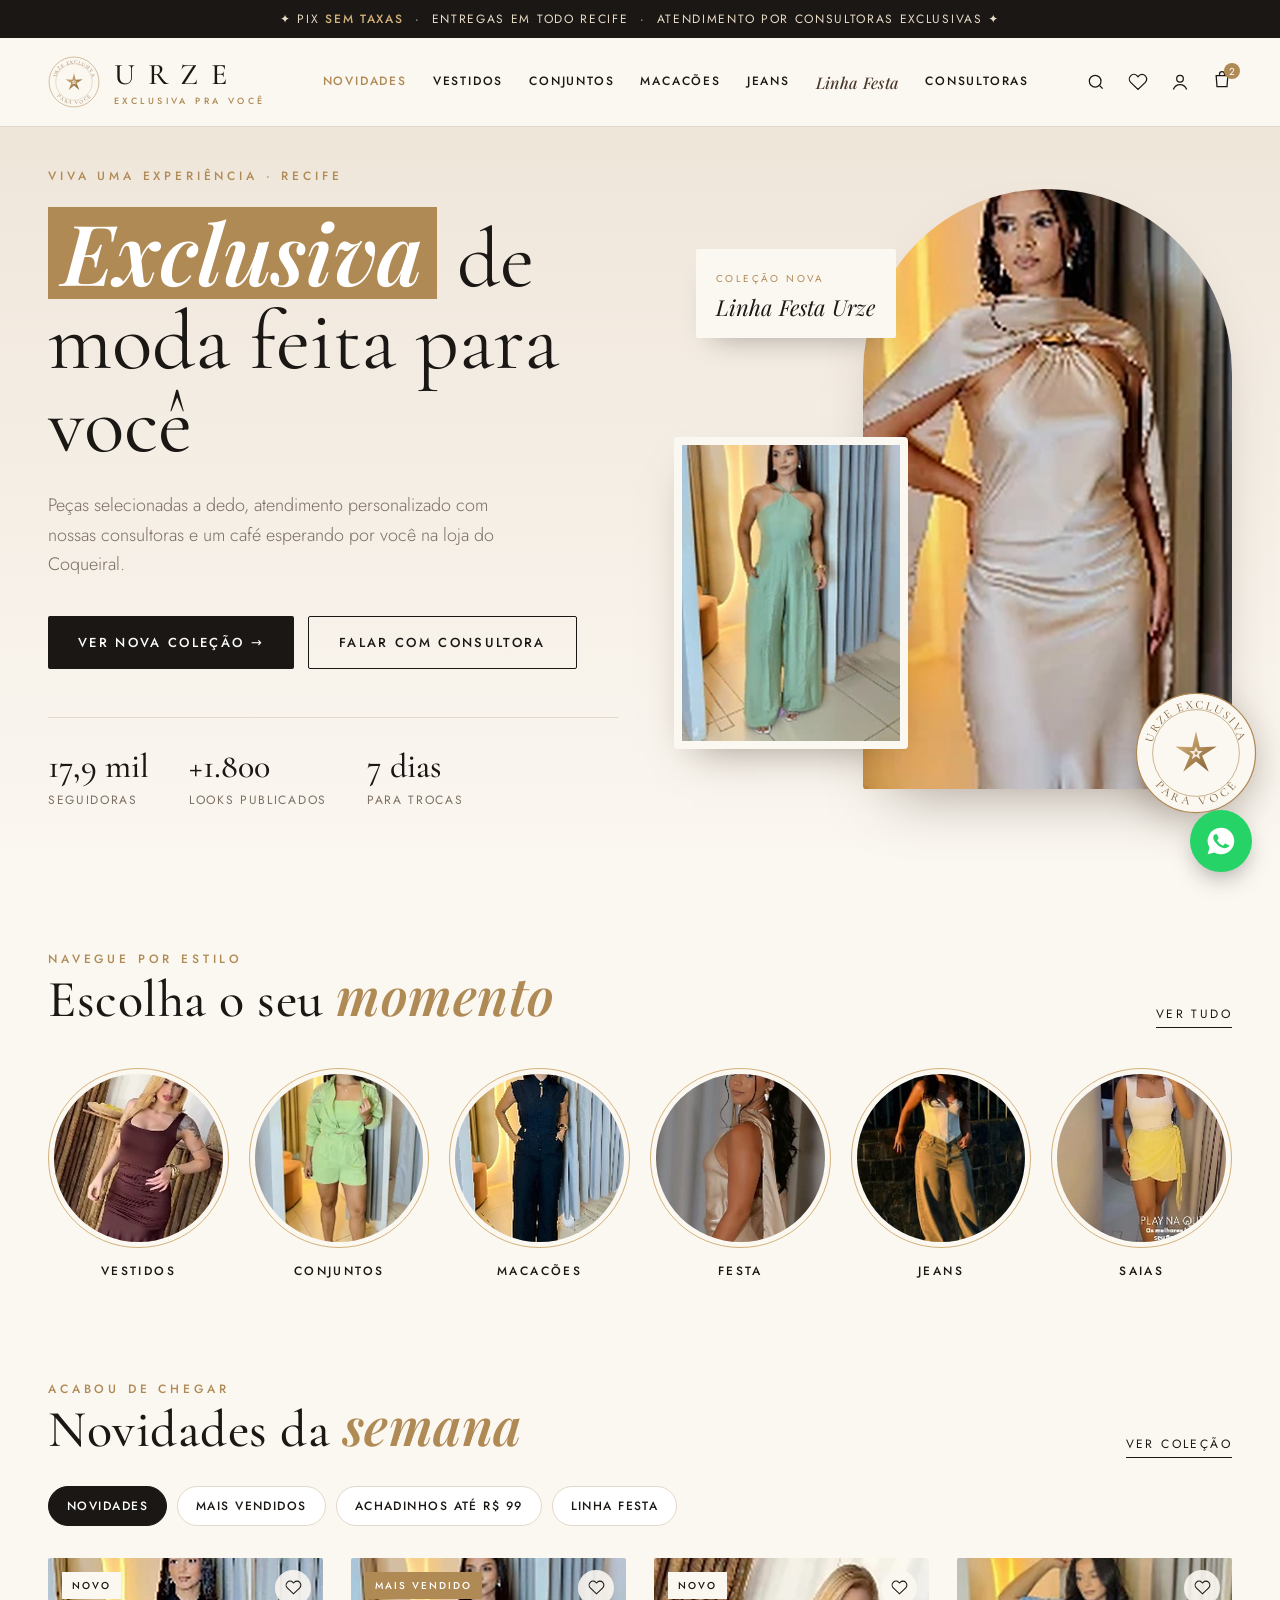
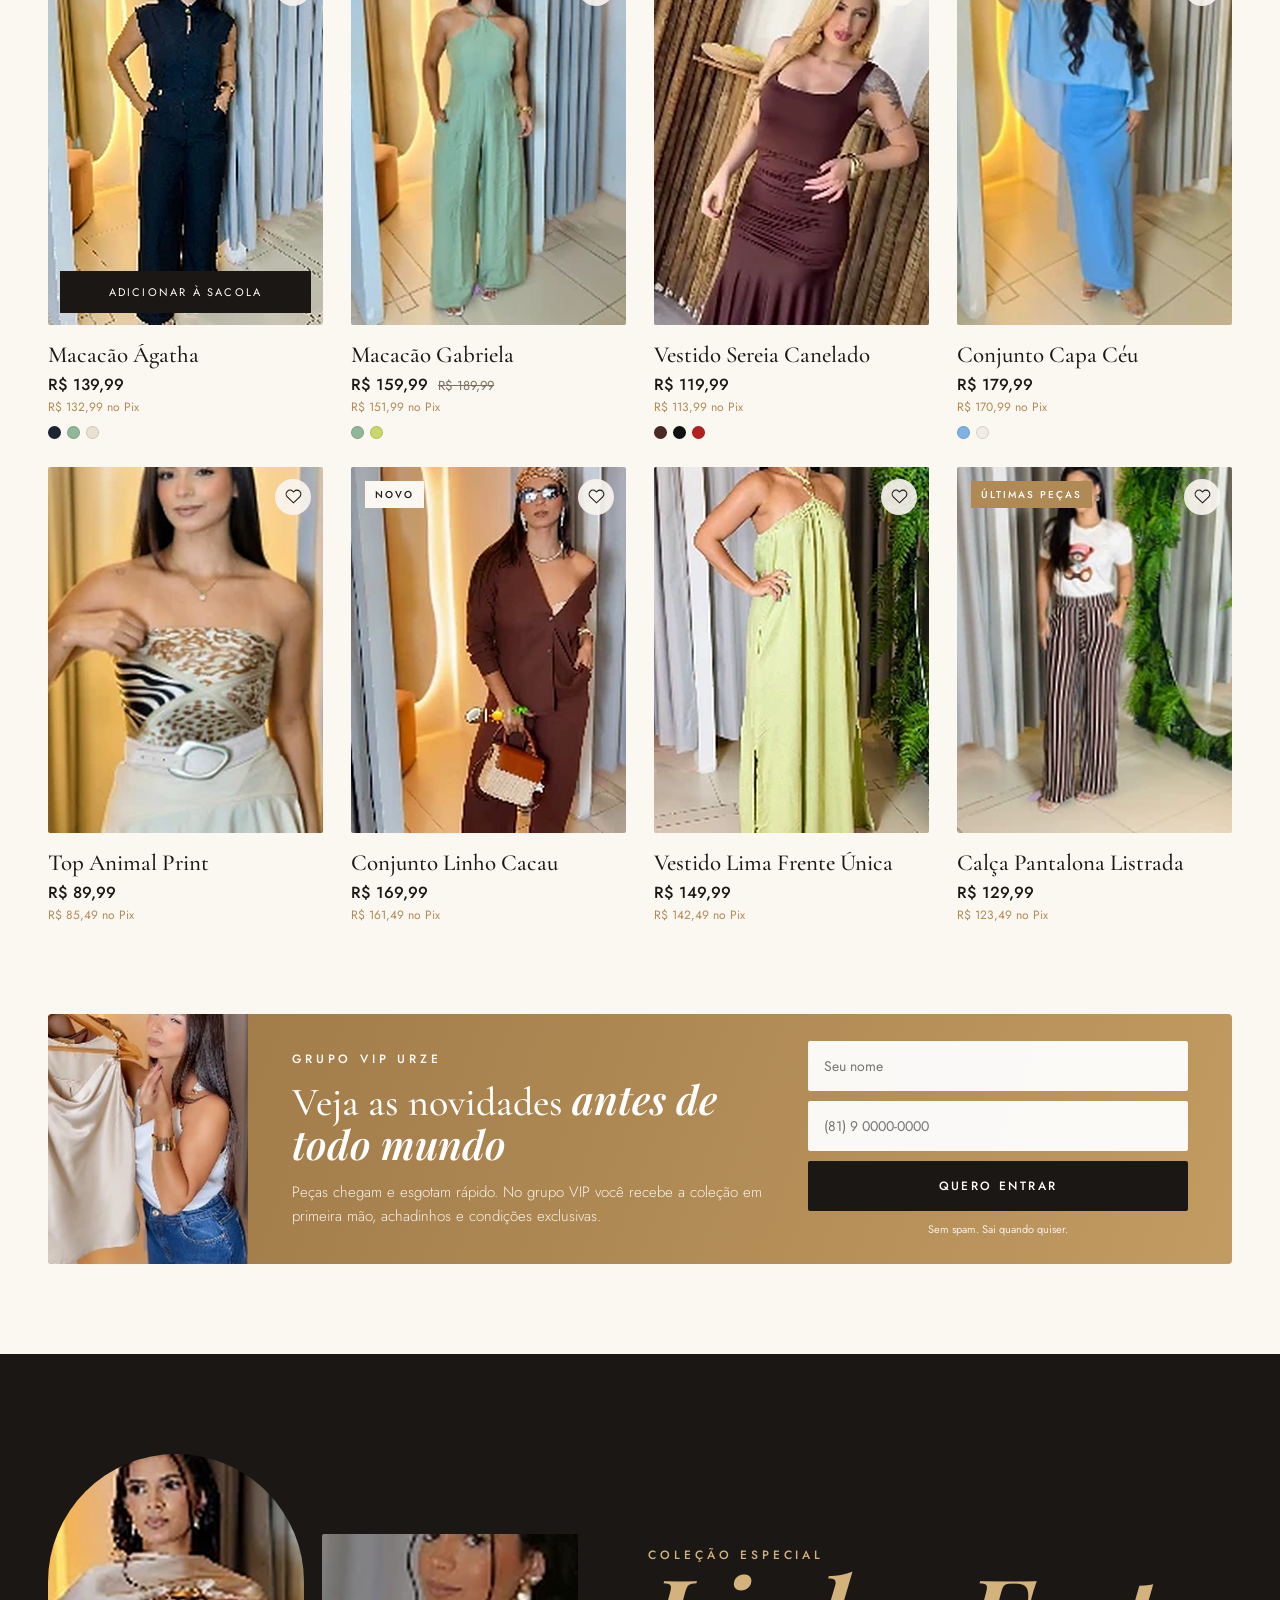
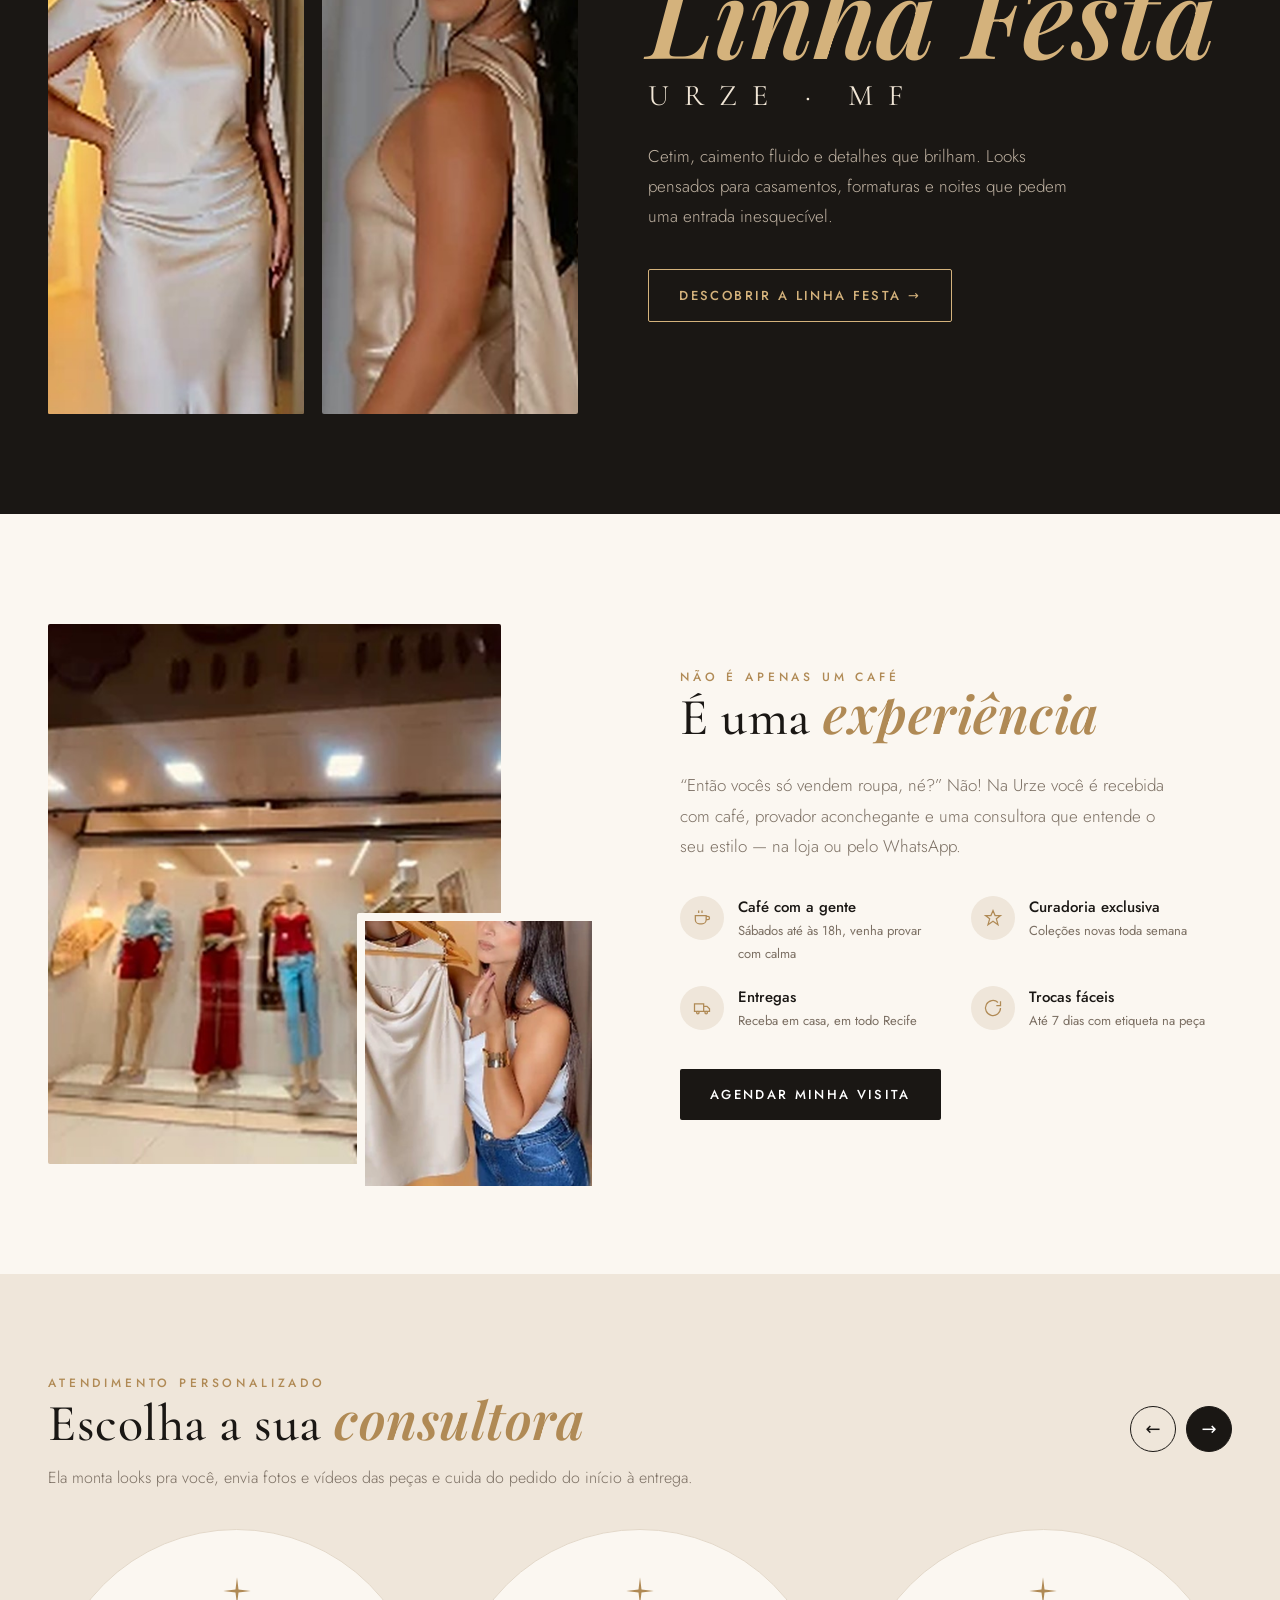
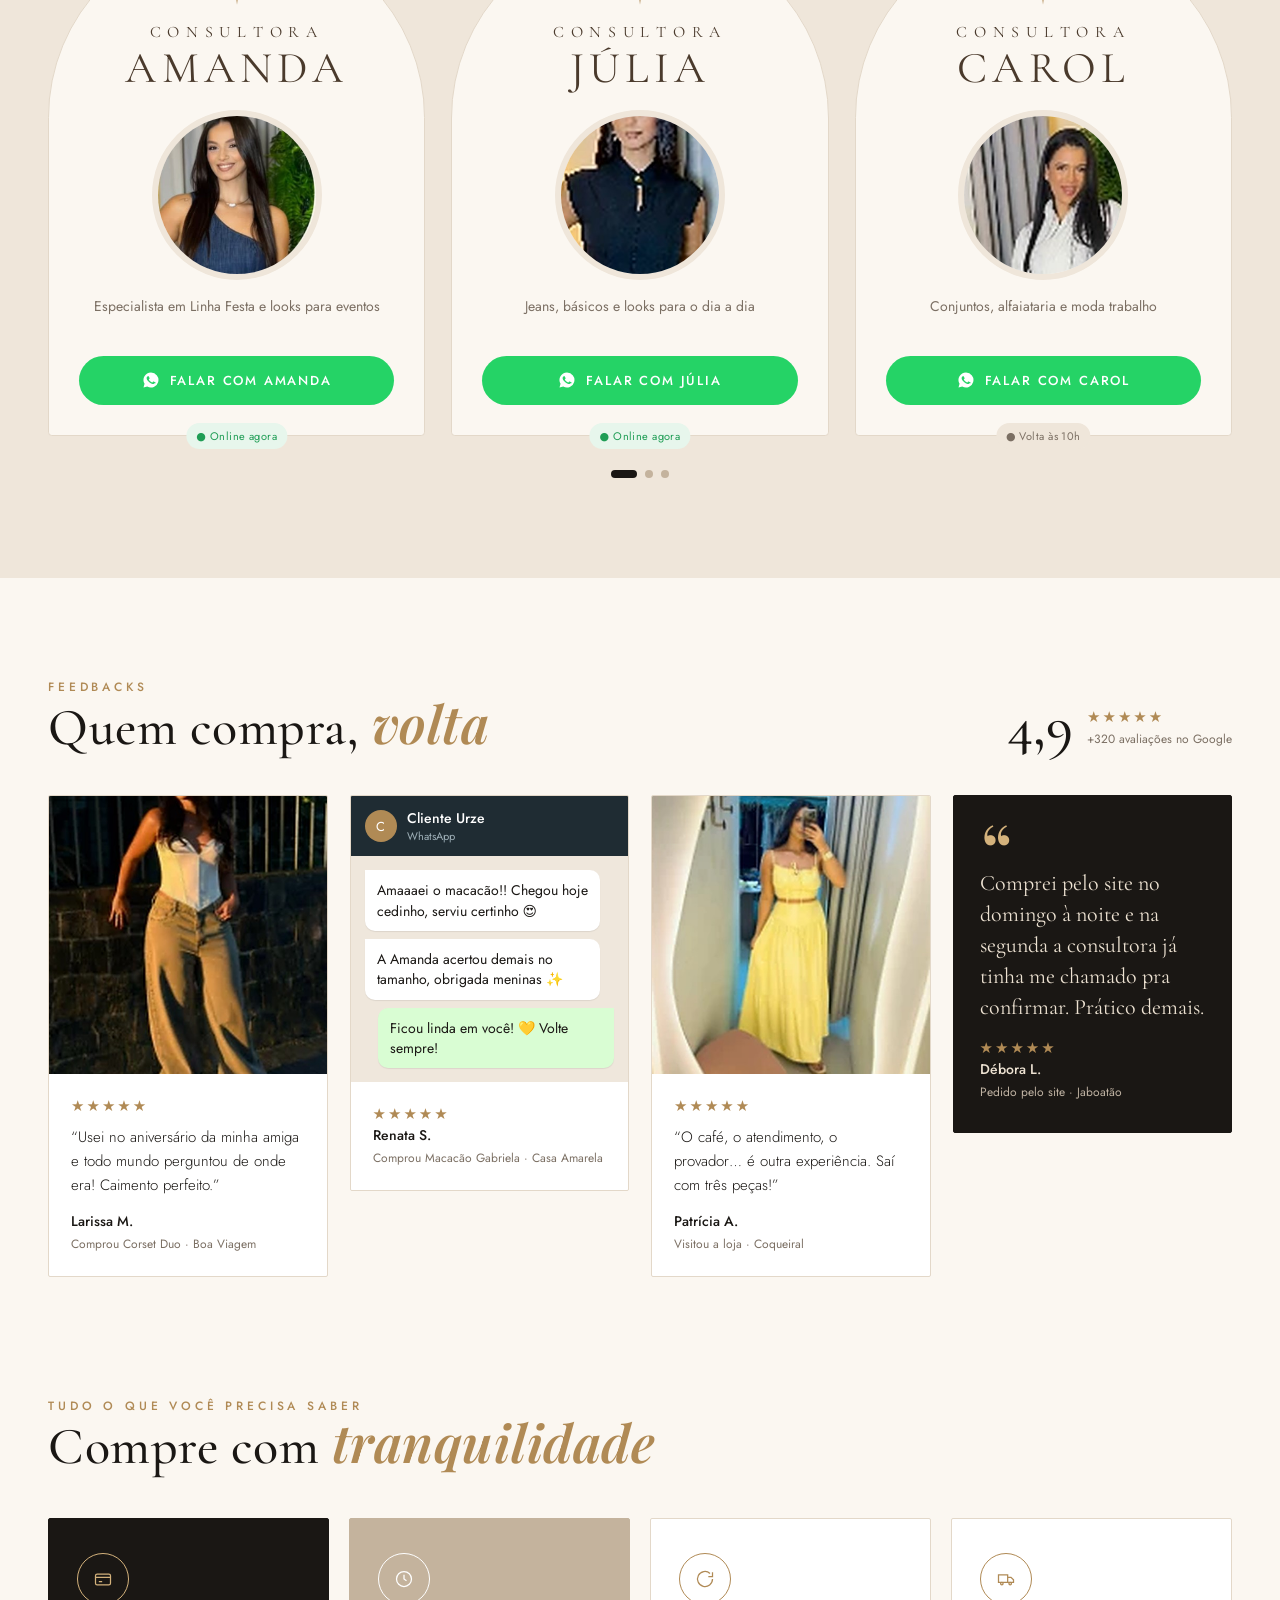
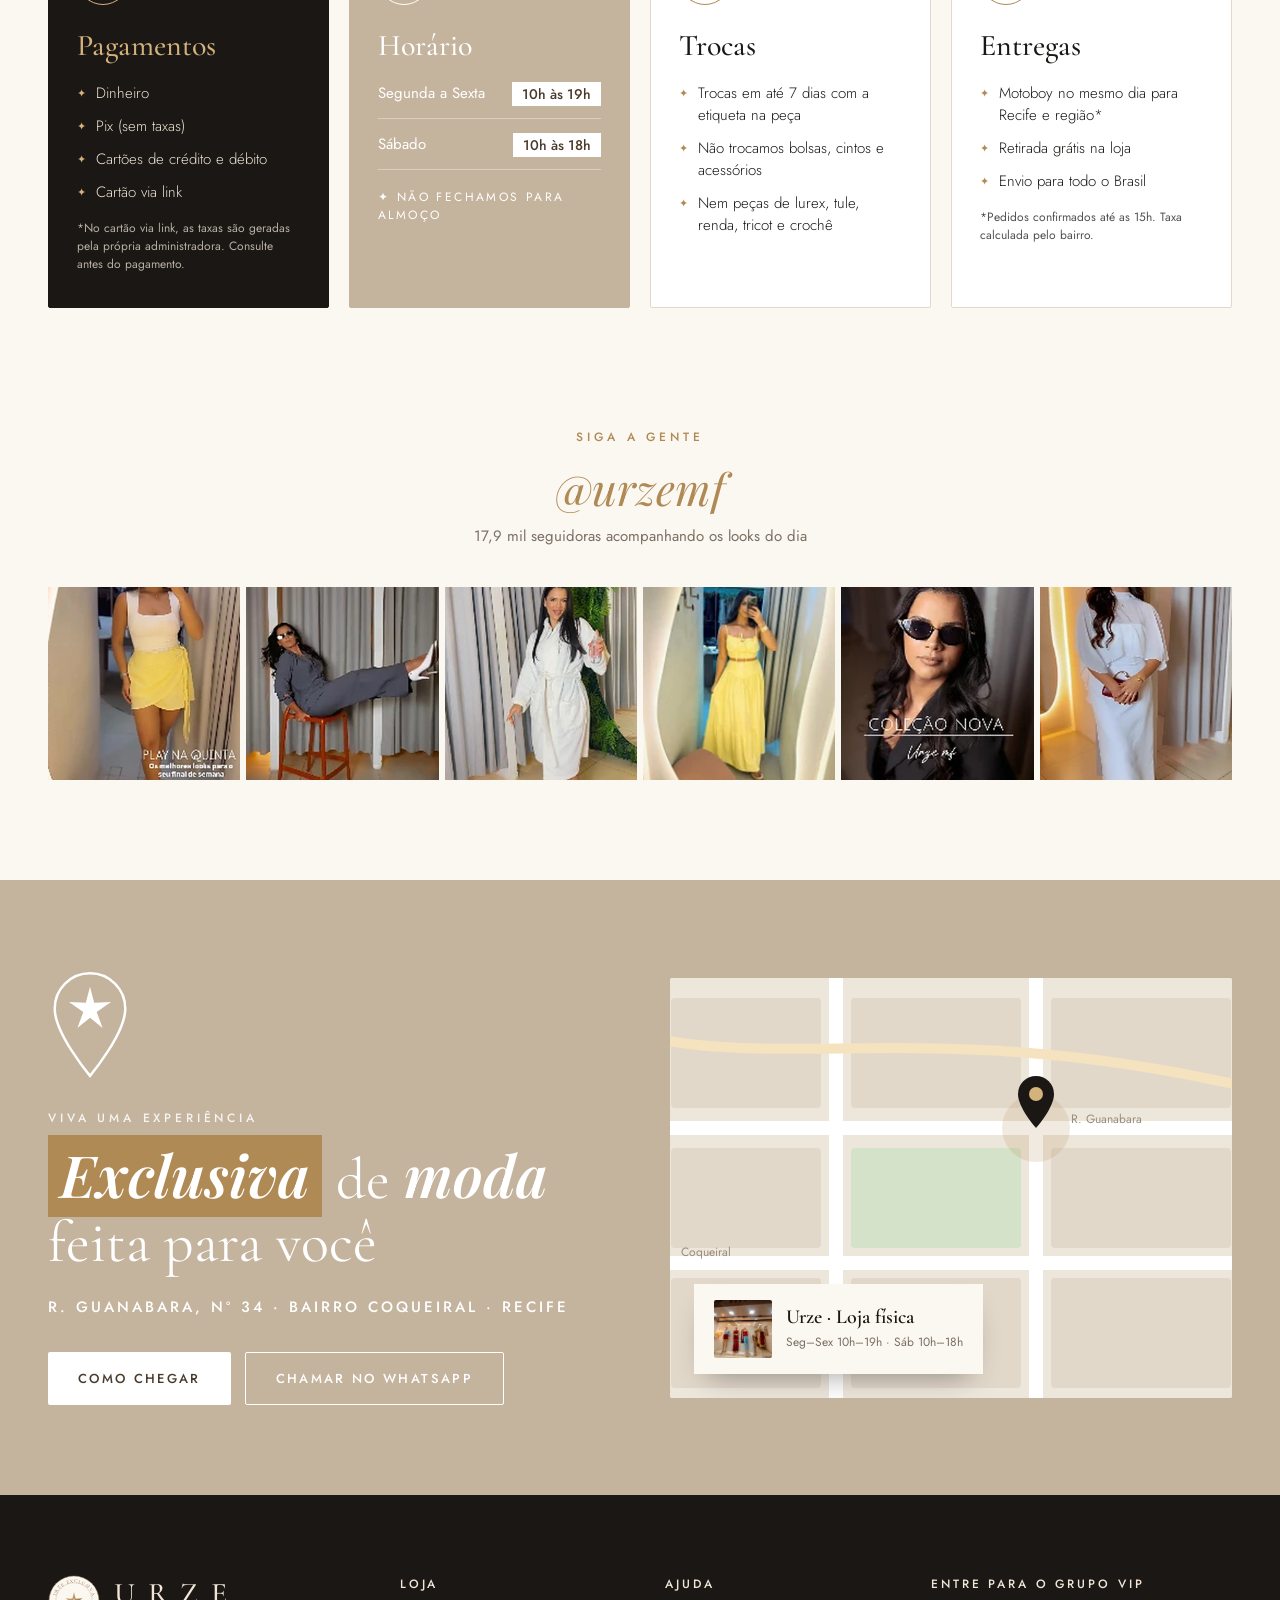
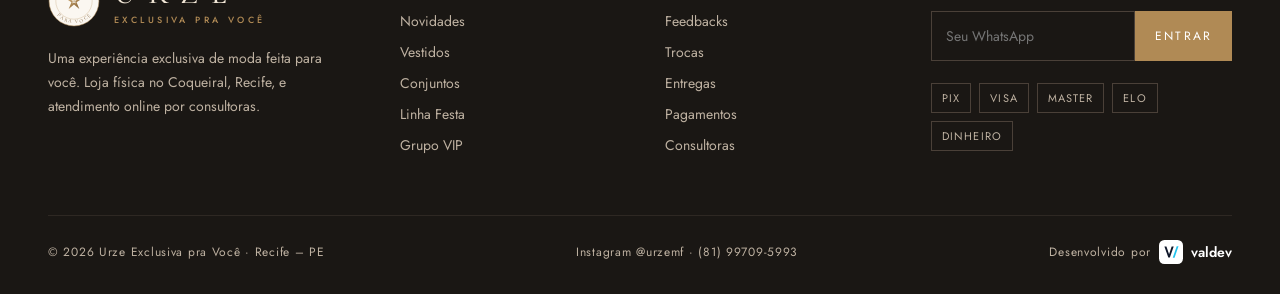
<file: mockup/index.html>
<!doctype html>
<html lang="pt-BR">
<head>
<meta charset="utf-8">
<meta name="viewport" content="width=device-width, initial-scale=1">
<title>Urze | Exclusiva pra você — Recife</title>
<link href="https://fonts.googleapis.com/css2?family=Cormorant+Garamond:ital,wght@0,400;0,500;0,600;1,400;1,500&family=Jost:wght@300;400;500;600&family=Playfair+Display:ital,wght@1,600;1,700&display=swap" rel="stylesheet">
<link rel="stylesheet" href="css/site.css">
</head>
<body>

<svg width="0" height="0" style="position:absolute">
  <defs>
    <linearGradient id="g" x1="0" y1="0" x2="1" y2="1"><stop offset="0" stop-color="#E2C48F"/><stop offset=".5" stop-color="#B08A55"/><stop offset="1" stop-color="#7A5A32"/></linearGradient>
    <symbol id="star" viewBox="-50 -50 100 100">
      <path fill="url(#g)" d="M0-46 L8-12 L44-14 L13 6 L27 40 L0 18 L-27 40 L-13 6 L-44-14 L-8-12Z"/>
      <path fill="#FBF7F1" opacity=".9" d="M0-14 L4-4 L14-4 L6 3 L9 13 L0 7 L-9 13 L-6 3 L-14-4 L-4-4Z"/>
      <circle r="3.5" fill="url(#g)"/>
    </symbol>
    <symbol id="wa" viewBox="0 0 24 24"><path d="M12 2a10 10 0 0 0-8.6 15.1L2 22l5-1.3A10 10 0 1 0 12 2zm5.3 14.1c-.2.6-1.3 1.2-1.8 1.2-.5.1-1 .2-3.4-.7-2.8-1.1-4.6-4-4.8-4.2-.1-.2-1.1-1.5-1.1-2.9s.7-2 1-2.3c.3-.3.6-.3.8-.3h.6c.2 0 .4 0 .6.5l.9 2.1c.1.2.1.4 0 .6l-.4.6-.4.4c-.1.1-.3.3-.1.6.2.3.8 1.3 1.7 2.1 1.2 1 2.1 1.3 2.4 1.5.3.1.5.1.6-.1l.9-1.1c.2-.3.4-.2.7-.1l2 1c.3.1.5.2.5.3.1.2.1.7-.1 1.3z"/></symbol>
    <symbol id="seal" viewBox="0 0 200 200">
      <circle cx="100" cy="100" r="96" fill="#FBF7F1" stroke="#B08A55" stroke-width="2"/>
      <circle cx="100" cy="100" r="70" fill="none" stroke="#B08A55" stroke-width="1"/>
      <path id="arcT" d="M28 100 A72 72 0 0 1 172 100" fill="none"/>
      <path id="arcB" d="M30 100 A70 70 0 0 0 170 100" fill="none"/>
      <text font-family="Cormorant Garamond" font-size="19" letter-spacing="3" fill="#7A5A32"><textPath href="#arcT" startOffset="50%" text-anchor="middle">URZE EXCLUSIVA</textPath></text>
      <text font-family="Cormorant Garamond" font-size="19" letter-spacing="3" fill="#7A5A32"><textPath href="#arcB" startOffset="50%" text-anchor="middle" dominant-baseline="hanging">PARA VOCÊ</textPath></text>
      <use href="#star" x="62" y="62" width="76" height="76"/>
    </symbol>
  </defs>
</svg>

<div class="topbar">✦ Pix <b>sem taxas</b> &nbsp;·&nbsp; Entregas em todo Recife<span class="hide-m"> &nbsp;·&nbsp; Atendimento por consultoras exclusivas</span> ✦</div>

<header>
  <div class="wrap nav">
    <svg class="ico burger" viewBox="0 0 24 24"><path d="M3 7h18M3 12h18M3 17h12"/></svg>
    <a class="brand" href="#"><svg><use href="#seal"/></svg><div class="wm">URZE<small>EXCLUSIVA PRA VOCÊ</small></div></a>
    <nav class="menu">
      <a class="on" href="#">Novidades</a><a href="#">Vestidos</a><a href="#">Conjuntos</a><a href="#">Macacões</a><a href="#">Jeans</a><a class="mfesta" href="#">Linha Festa</a><a href="#">Consultoras</a>
    </nav>
    <div class="icons">
      <svg class="ico hide-m" viewBox="0 0 24 24"><circle cx="11" cy="11" r="7"/><path d="m20 20-3.5-3.5"/></svg>
      <svg class="ico hide-m" viewBox="0 0 24 24"><path d="M20.8 4.6a5.5 5.5 0 0 0-7.8 0L12 5.7l-1-1.1a5.5 5.5 0 1 0-7.8 7.8L12 21l8.8-8.6a5.5 5.5 0 0 0 0-7.8z"/></svg>
      <svg class="ico" viewBox="0 0 24 24"><circle cx="12" cy="8" r="4"/><path d="M4 21c1.5-4 4.5-6 8-6s6.5 2 8 6"/></svg>
      <span class="bag"><svg class="ico" viewBox="0 0 24 24"><path d="M5 8h14l-1 13H6L5 8z"/><path d="M9 8V6a3 3 0 0 1 6 0v2"/></svg><i>2</i></span>
    </div>
  </div>
</header>

<section class="hero">
  <div class="wrap">
    <div>
      <div class="eyebrow">Viva uma experiência · Recife</div>
      <h1><span class="hl">Exclusiva</span> de moda feita para você</h1>
      <p>Peças selecionadas a dedo, atendimento personalizado com nossas consultoras e um café esperando por você na loja do Coqueiral.</p>
      <div class="ctas">
        <a class="btn btn-dark" href="#">Ver nova coleção →</a>
        <a class="btn btn-line" href="#">Falar com consultora</a>
      </div>
      <div class="stats">
        <div><b>17,9 mil</b><span>seguidoras</span></div>
        <div><b>+1.800</b><span>looks publicados</span></div>
        <div><b>7 dias</b><span>para trocas</span></div>
      </div>
    </div>
    <div class="collage">
      <div class="a"><img src="img/festa-cetim.jpg" alt=""></div>
      <div class="b"><img src="img/macacao-gabriela.jpg" alt=""></div>
      <div class="tag"><small>Coleção nova</small><div>Linha Festa Urze</div></div>
      <svg class="seal"><use href="#seal"/></svg>
    </div>
  </div>
</section>

<section class="cats">
  <div class="wrap">
    <div class="sec-head"><div><div class="eyebrow">Navegue por estilo</div><h2 class="title">Escolha o seu <em>momento</em></h2></div><a class="more" href="#">Ver tudo</a></div>
    <div class="cats-row">
      <a class="cat" href="#"><div class="ph"><img src="img/vestido-marrom.jpg"></div><span>Vestidos</span></a>
      <a class="cat" href="#"><div class="ph"><img src="img/conjunto-verde.jpg"></div><span>Conjuntos</span></a>
      <a class="cat" href="#"><div class="ph"><img src="img/macacao-preto.jpg"></div><span>Macacões</span></a>
      <a class="cat" href="#"><div class="ph"><img src="img/festa-costas.jpg"></div><span>Festa</span></a>
      <a class="cat" href="#"><div class="ph"><img src="img/corset-noite.jpg"></div><span>Jeans</span></a>
      <a class="cat" href="#"><div class="ph"><img src="img/saia-amarela.jpg"></div><span>Saias</span></a>
    </div>
  </div>
</section>

<section class="products">
  <div class="wrap">
    <div class="sec-head"><div><div class="eyebrow">Acabou de chegar</div><h2 class="title">Novidades da <em>semana</em></h2></div><a class="more" href="#">Ver coleção</a></div>
    <div class="tabs"><a class="on" href="#">Novidades</a><a href="#">Mais vendidos</a><a href="#">Achadinhos até R$ 99</a><a href="#">Linha Festa</a></div>
    <div class="grid">
      <div class="card"><div class="ph"><img src="img/macacao-preto.jpg"><span class="badge">Novo</span><span class="fav"><svg class="ico" viewBox="0 0 24 24"><path d="M20.8 4.6a5.5 5.5 0 0 0-7.8 0L12 5.7l-1-1.1a5.5 5.5 0 1 0-7.8 7.8L12 21l8.8-8.6a5.5 5.5 0 0 0 0-7.8z"/></svg></span><span class="quick">Adicionar à sacola</span></div><h3>Macacão Ágatha</h3><div class="price"><b>R$ 139,99</b></div><div class="pix">R$ 132,99 no Pix</div><div class="sw"><i style="background:#1E2433"></i><i style="background:#8FB79A"></i><i style="background:#E9E1D2"></i></div></div>
      <div class="card"><div class="ph"><img src="img/macacao-gabriela.jpg"><span class="badge g">Mais vendido</span><span class="fav"><svg class="ico" viewBox="0 0 24 24"><path d="M20.8 4.6a5.5 5.5 0 0 0-7.8 0L12 5.7l-1-1.1a5.5 5.5 0 1 0-7.8 7.8L12 21l8.8-8.6a5.5 5.5 0 0 0 0-7.8z"/></svg></span></div><h3>Macacão Gabriela</h3><div class="price"><b>R$ 159,99</b><s>R$ 189,99</s></div><div class="pix">R$ 151,99 no Pix</div><div class="sw"><i style="background:#8FB79A"></i><i style="background:#C8D86A"></i></div></div>
      <div class="card"><div class="ph"><img src="img/vestido-marrom.jpg"><span class="badge">Novo</span><span class="fav"><svg class="ico" viewBox="0 0 24 24"><path d="M20.8 4.6a5.5 5.5 0 0 0-7.8 0L12 5.7l-1-1.1a5.5 5.5 0 1 0-7.8 7.8L12 21l8.8-8.6a5.5 5.5 0 0 0 0-7.8z"/></svg></span></div><h3>Vestido Sereia Canelado</h3><div class="price"><b>R$ 119,99</b></div><div class="pix">R$ 113,99 no Pix</div><div class="sw"><i style="background:#4A2A22"></i><i style="background:#111"></i><i style="background:#B3201F"></i></div></div>
      <div class="card"><div class="ph"><img src="img/conjunto-azul.jpg"><span class="fav"><svg class="ico" viewBox="0 0 24 24"><path d="M20.8 4.6a5.5 5.5 0 0 0-7.8 0L12 5.7l-1-1.1a5.5 5.5 0 1 0-7.8 7.8L12 21l8.8-8.6a5.5 5.5 0 0 0 0-7.8z"/></svg></span></div><h3>Conjunto Capa Céu</h3><div class="price"><b>R$ 179,99</b></div><div class="pix">R$ 170,99 no Pix</div><div class="sw"><i style="background:#7FB1E3"></i><i style="background:#F2EDE4"></i></div></div>
      <div class="card"><div class="ph"><img src="img/tomara-que-caia.jpg"><span class="fav"><svg class="ico" viewBox="0 0 24 24"><path d="M20.8 4.6a5.5 5.5 0 0 0-7.8 0L12 5.7l-1-1.1a5.5 5.5 0 1 0-7.8 7.8L12 21l8.8-8.6a5.5 5.5 0 0 0 0-7.8z"/></svg></span></div><h3>Top Animal Print</h3><div class="price"><b>R$ 89,99</b></div><div class="pix">R$ 85,49 no Pix</div></div>
      <div class="card"><div class="ph"><img src="img/conjunto-marrom.jpg"><span class="badge">Novo</span><span class="fav"><svg class="ico" viewBox="0 0 24 24"><path d="M20.8 4.6a5.5 5.5 0 0 0-7.8 0L12 5.7l-1-1.1a5.5 5.5 0 1 0-7.8 7.8L12 21l8.8-8.6a5.5 5.5 0 0 0 0-7.8z"/></svg></span></div><h3>Conjunto Linho Cacau</h3><div class="price"><b>R$ 169,99</b></div><div class="pix">R$ 161,49 no Pix</div></div>
      <div class="card"><div class="ph"><img src="img/vestido-verde.jpg"><span class="fav"><svg class="ico" viewBox="0 0 24 24"><path d="M20.8 4.6a5.5 5.5 0 0 0-7.8 0L12 5.7l-1-1.1a5.5 5.5 0 1 0-7.8 7.8L12 21l8.8-8.6a5.5 5.5 0 0 0 0-7.8z"/></svg></span></div><h3>Vestido Lima Frente Única</h3><div class="price"><b>R$ 149,99</b></div><div class="pix">R$ 142,49 no Pix</div></div>
      <div class="card"><div class="ph"><img src="img/calca-listrada.jpg"><span class="badge g">Últimas peças</span><span class="fav"><svg class="ico" viewBox="0 0 24 24"><path d="M20.8 4.6a5.5 5.5 0 0 0-7.8 0L12 5.7l-1-1.1a5.5 5.5 0 1 0-7.8 7.8L12 21l8.8-8.6a5.5 5.5 0 0 0 0-7.8z"/></svg></span></div><h3>Calça Pantalona Listrada</h3><div class="price"><b>R$ 129,99</b></div><div class="pix">R$ 123,49 no Pix</div></div>
    </div>
  </div>
</section>

<section class="vip">
  <div class="wrap">
    <div class="vip-in">
      <div class="vip-ph"><img src="img/saia-cetim.jpg"></div>
      <div class="vip-tx">
        <div class="eyebrow" style="color:#fff">Grupo VIP Urze</div>
        <h3>Veja as novidades <em>antes de todo mundo</em></h3>
        <p>Peças chegam e esgotam rápido. No grupo VIP você recebe a coleção em primeira mão, achadinhos e condições exclusivas.</p>
      </div>
      <form class="vip-form"><input placeholder="Seu nome"><input placeholder="(81) 9 0000-0000"><button type="button">Quero entrar</button><small>Sem spam. Sai quando quiser.</small></form>
    </div>
  </div>
</section>

<section class="festa">
  <div class="wrap">
    <div class="pics"><div><img src="img/festa-cetim.jpg"></div><div><img src="img/festa-costas.jpg"></div></div>
    <div>
      <div class="eyebrow" style="color:var(--gold-2)">Coleção especial</div>
      <div class="script">Linha Festa</div>
      <h2>Urze · mf</h2>
      <p>Cetim, caimento fluido e detalhes que brilham. Looks pensados para casamentos, formaturas e noites que pedem uma entrada inesquecível.</p>
      <a class="btn btn-line" href="#">Descobrir a linha festa →</a>
    </div>
  </div>
</section>

<section class="exp">
  <div class="wrap">
    <div class="imgs"><div class="m"><img src="img/loja.jpg"></div><div class="s"><img src="img/saia-cetim.jpg"></div></div>
    <div>
      <div class="eyebrow">Não é apenas um café</div>
      <h2 class="title">É uma <em>experiência</em></h2>
      <p>“Então vocês só vendem roupa, né?” Não! Na Urze você é recebida com café, provador aconchegante e uma consultora que entende o seu estilo — na loja ou pelo WhatsApp.</p>
      <div class="feats">
        <div class="feat"><div class="ic"><svg class="ico" viewBox="0 0 24 24"><path d="M4 9h13v5a5 5 0 0 1-5 5H9a5 5 0 0 1-5-5V9zM17 10h2a2 2 0 0 1 0 4h-2M8 3v3M12 3v3"/></svg></div><div><b>Café com a gente</b><span>Sábados até às 18h, venha provar com calma</span></div></div>
        <div class="feat"><div class="ic"><svg class="ico" viewBox="0 0 24 24"><path d="M12 3l2.5 6H21l-5 4 2 7-6-4-6 4 2-7-5-4h6.5z"/></svg></div><div><b>Curadoria exclusiva</b><span>Coleções novas toda semana</span></div></div>
        <div class="feat"><div class="ic"><svg class="ico" viewBox="0 0 24 24"><path d="M3 7h11v9H3zM14 10h4l3 3v3h-7"/><circle cx="7" cy="17.5" r="1.5"/><circle cx="17" cy="17.5" r="1.5"/></svg></div><div><b>Entregas</b><span>Receba em casa, em todo Recife</span></div></div>
        <div class="feat"><div class="ic"><svg class="ico" viewBox="0 0 24 24"><path d="M21 12a9 9 0 1 1-3-6.7M21 4v5h-5"/></svg></div><div><b>Trocas fáceis</b><span>Até 7 dias com etiqueta na peça</span></div></div>
      </div>
      <a class="btn btn-dark" href="#">Agendar minha visita</a>
    </div>
  </div>
</section>

<section class="cons">
  <div class="wrap">
    <div class="sec-head"><div><div class="eyebrow">Atendimento personalizado</div><h2 class="title">Escolha a sua <em>consultora</em></h2></div><div class="arrows"><span>←</span><span class="on">→</span></div></div>
    <p class="cons-sub">Ela monta looks pra você, envia fotos e vídeos das peças e cuida do pedido do início à entrega.</p>
    <div class="cons-row">
      <div class="cons-card">
        <span class="online">● Online agora</span>
        <svg class="star" viewBox="-50 -50 100 100"><path fill="currentColor" d="M0-46 L5-5 L46 0 L5 5 L0 46 L-5 5 L-46 0 L-5-5Z"/></svg>
        <div class="lbl">CONSULTORA</div>
        <div class="nm">AMANDA</div>
        <div class="av"><img src="img/amanda.jpg"></div>
        <div class="spec">Especialista em Linha Festa e looks para eventos</div>
        <a class="wa" href="#"><svg viewBox="0 0 24 24"><use href="#wa"/></svg>Falar com Amanda</a>
      </div>
      <div class="cons-card">
        <span class="online">● Online agora</span>
        <svg class="star" viewBox="-50 -50 100 100"><path fill="currentColor" d="M0-46 L5-5 L46 0 L5 5 L0 46 L-5 5 L-46 0 L-5-5Z"/></svg>
        <div class="lbl">CONSULTORA</div>
        <div class="nm">JÚLIA</div>
        <div class="av"><img src="img/macacao-preto.jpg" style="object-position:50% 0;transform:scale(2.6);transform-origin:52% 4%"></div>
        <div class="spec">Jeans, básicos e looks para o dia a dia</div>
        <a class="wa" href="#"><svg viewBox="0 0 24 24"><use href="#wa"/></svg>Falar com Júlia</a>
      </div>
      <div class="cons-card">
        <span class="online off">● Volta às 10h</span>
        <svg class="star" viewBox="-50 -50 100 100"><path fill="currentColor" d="M0-46 L5-5 L46 0 L5 5 L0 46 L-5 5 L-46 0 L-5-5Z"/></svg>
        <div class="lbl">CONSULTORA</div>
        <div class="nm">CAROL</div>
        <div class="av"><img src="img/vestido-branco.jpg" style="object-position:50% 0;transform:scale(2.2);transform-origin:52% 6%"></div>
        <div class="spec">Conjuntos, alfaiataria e moda trabalho</div>
        <a class="wa" href="#"><svg viewBox="0 0 24 24"><use href="#wa"/></svg>Falar com Carol</a>
      </div>
    </div>
    <div class="dots"><i class="on"></i><i></i><i></i></div>
  </div>
</section>

<section class="fb">
  <div class="wrap">
    <div class="sec-head"><div><div class="eyebrow">Feedbacks</div><h2 class="title">Quem compra, <em>volta</em></h2></div>
      <div class="rating"><b>4,9</b><div><span class="stars">★★★★★</span><small>+320 avaliações no Google</small></div></div></div>
    <div class="fb-grid">
      <div class="fb-card photo"><div class="ph"><img src="img/corset-noite.jpg"></div><div class="fb-tx"><span class="stars">★★★★★</span><p>“Usei no aniversário da minha amiga e todo mundo perguntou de onde era! Caimento perfeito.”</p><b>Larissa M.</b><small>Comprou Corset Duo · Boa Viagem</small></div></div>
      <div class="fb-card chat">
        <div class="chat-h"><span class="dot">C</span><div><b>Cliente Urze</b><small>WhatsApp</small></div></div>
        <div class="bubble">Amaaaei o macacão!! Chegou hoje cedinho, serviu certinho 😍</div>
        <div class="bubble">A Amanda acertou demais no tamanho, obrigada meninas ✨</div>
        <div class="bubble me">Ficou linda em você! 💛 Volte sempre!</div>
        <div class="fb-tx"><span class="stars">★★★★★</span><b>Renata S.</b><small>Comprou Macacão Gabriela · Casa Amarela</small></div>
      </div>
      <div class="fb-card photo"><div class="ph"><img src="img/vestido-amarelo.jpg"></div><div class="fb-tx"><span class="stars">★★★★★</span><p>“O café, o atendimento, o provador… é outra experiência. Saí com três peças!”</p><b>Patrícia A.</b><small>Visitou a loja · Coqueiral</small></div></div>
      <div class="fb-card quote"><div class="q">“</div><p>Comprei pelo site no domingo à noite e na segunda a consultora já tinha me chamado pra confirmar. Prático demais.</p><span class="stars">★★★★★</span><b>Débora L.</b><small>Pedido pelo site · Jaboatão</small></div>
    </div>
  </div>
</section>

<section class="info">
  <div class="wrap">
    <div class="sec-head"><div><div class="eyebrow">Tudo o que você precisa saber</div><h2 class="title">Compre com <em>tranquilidade</em></h2></div></div>
    <div class="info-grid">
      <div class="box dark">
        <div class="ic"><svg class="ico" viewBox="0 0 24 24"><rect x="3" y="6" width="18" height="13" rx="2"/><path d="M3 10h18M7 15h4"/></svg></div>
        <h3>Pagamentos</h3>
        <ul><li>Dinheiro</li><li>Pix (sem taxas)</li><li>Cartões de crédito e débito</li><li>Cartão via link</li></ul>
        <small>*No cartão via link, as taxas são geradas pela própria administradora. Consulte antes do pagamento.</small>
      </div>
      <div class="box taupe">
        <div class="ic"><svg class="ico" viewBox="0 0 24 24"><circle cx="12" cy="12" r="9"/><path d="M12 7v5l3 2"/></svg></div>
        <h3>Horário</h3>
        <div class="hours"><div>Segunda a Sexta <b>10h às 19h</b></div><div>Sábado <b>10h às 18h</b></div></div>
        <div class="note">✦ Não fechamos para almoço</div>
      </div>
      <div class="box">
        <div class="ic"><svg class="ico" viewBox="0 0 24 24"><path d="M21 12a9 9 0 1 1-3-6.7M21 4v5h-5"/></svg></div>
        <h3>Trocas</h3>
        <ul><li>Trocas em até 7 dias com a etiqueta na peça</li><li>Não trocamos bolsas, cintos e acessórios</li><li>Nem peças de lurex, tule, renda, tricot e crochê</li></ul>
      </div>
      <div class="box">
        <div class="ic"><svg class="ico" viewBox="0 0 24 24"><path d="M3 7h11v9H3zM14 10h4l3 3v3h-7"/><circle cx="7" cy="17.5" r="1.5"/><circle cx="17" cy="17.5" r="1.5"/></svg></div>
        <h3>Entregas</h3>
        <ul><li>Motoboy no mesmo dia para Recife e região*</li><li>Retirada grátis na loja</li><li>Envio para todo o Brasil</li></ul>
        <small>*Pedidos confirmados até as 15h. Taxa calculada pelo bairro.</small>
      </div>
    </div>
  </div>
</section>

<section class="insta">
  <div class="wrap">
    <div class="eyebrow">Siga a gente</div>
    <div class="handle"><em>@urzemf</em></div>
    <div class="sub">17,9 mil seguidoras acompanhando os looks do dia</div>
    <div class="feed">
      <div><img src="img/saia-amarela.jpg"></div><div><img src="img/conjunto-cinza.jpg"></div><div><img src="img/vestido-branco.jpg"></div>
      <div><img src="img/vestido-amarelo.jpg"></div><div><img src="img/colecao-nova.jpg"></div><div><img src="img/conjunto-branco.jpg"></div>
    </div>
  </div>
</section>

<section class="visit">
  <div class="wrap">
    <div>
      <svg class="pin" viewBox="0 0 100 130" fill="none" stroke="#fff" stroke-width="3"><path d="M50 126C50 126 8 76 8 46a42 42 0 0 1 84 0c0 30-42 80-42 80z"/><g transform="translate(50 46)"><path fill="#fff" stroke="none" d="M0-26 L5-7 L25-8 L8 4 L15 23 L0 11 L-15 23 L-8 4 L-25-8 L-5-7Z"/></g></svg>
      <div class="eyebrow">Viva uma experiência</div>
      <h2><span class="hl">Exclusiva</span> de <em>moda</em> feita para você</h2>
      <div class="addr">R. Guanabara, Nº 34 · Bairro Coqueiral · Recife</div>
      <div class="ctas"><a class="btn btn-dark" href="#">Como chegar</a><a class="btn btn-line" href="#">Chamar no WhatsApp</a></div>
    </div>
    <div class="map">
      <svg viewBox="0 0 600 420" preserveAspectRatio="xMidYMid slice">
        <rect width="600" height="420" fill="#EDE6DB"/>
        <g fill="#E2D8CA"><rect x="20" y="20" width="150" height="110" rx="4"/><rect x="200" y="20" width="170" height="110" rx="4"/><rect x="400" y="20" width="180" height="110" rx="4"/><rect x="20" y="170" width="150" height="100" rx="4"/><rect x="400" y="170" width="180" height="100" rx="4"/><rect x="20" y="300" width="150" height="110" rx="4"/><rect x="200" y="300" width="170" height="110" rx="4"/><rect x="400" y="300" width="180" height="110" rx="4"/></g>
        <rect x="200" y="170" width="170" height="100" rx="4" fill="#D3E2C8"/>
        <g stroke="#fff" stroke-width="14"><path d="M0 150H600M0 285H600M185 0V420M385 0V420"/></g>
        <path d="M0 60 C150 90 300 40 600 110" stroke="#F4E3BE" stroke-width="10" fill="none"/>
        <text x="420" y="145" font-family="Jost" font-size="12" fill="#9A8C7B">R. Guanabara</text>
        <text x="30" y="278" font-family="Jost" font-size="12" fill="#9A8C7B">Coqueiral</text>
        <g transform="translate(385 150)"><circle r="34" fill="#B08A55" opacity=".18"/><path d="M0 0c0 0-18-20-18-34a18 18 0 0 1 36 0C18-20 0 0 0 0z" fill="#1A1714"/><circle cy="-34" r="7" fill="#D4B27C"/></g>
      </svg>
      <div class="card"><div class="thumb"><img src="img/loja.jpg"></div><div><b>Urze · Loja física</b><span>Seg–Sex 10h–19h · Sáb 10h–18h</span></div></div>
    </div>
  </div>
</section>

<footer>
  <div class="wrap">
    <div class="fgrid">
      <div><a class="brand" href="#"><svg><use href="#seal"/></svg><div class="wm">URZE<small>EXCLUSIVA PRA VOCÊ</small></div></a><p>Uma experiência exclusiva de moda feita para você. Loja física no Coqueiral, Recife, e atendimento online por consultoras.</p></div>
      <div><h4>Loja</h4><ul><li>Novidades</li><li>Vestidos</li><li>Conjuntos</li><li>Linha Festa</li><li>Grupo VIP</li></ul></div>
      <div><h4>Ajuda</h4><ul><li>Feedbacks</li><li>Trocas</li><li>Entregas</li><li>Pagamentos</li><li>Consultoras</li></ul></div>
      <div><h4>Entre para o Grupo VIP</h4><div class="news"><input placeholder="Seu WhatsApp"><button>Entrar</button></div><div class="pay"><span>PIX</span><span>VISA</span><span>MASTER</span><span>ELO</span><span>DINHEIRO</span></div></div>
    </div>
    <div class="fbot"><span>© 2026 Urze Exclusiva pra Você · Recife – PE</span><span>Instagram @urzemf · (81) 99709-5993</span><a class="dev" href="#">Desenvolvido por <svg viewBox="0 0 40 40"><rect width="40" height="40" rx="9" fill="#fff"/><path d="M9 11l6.5 18h2.6L24.5 11h-3.4l-4.3 12.6L12.4 11z" fill="#0F172A"/><path d="M29.5 10.5h3l-6.6 19h-3z" fill="#22C3EE"/></svg><b>valdev</b></a></div>
  </div>
</footer>

<a class="wafab" href="#"><svg viewBox="0 0 24 24"><path d="M12 2a10 10 0 0 0-8.6 15.1L2 22l5-1.3A10 10 0 1 0 12 2zm5.3 14.1c-.2.6-1.3 1.2-1.8 1.2-.5.1-1 .2-3.4-.7-2.8-1.1-4.6-4-4.8-4.2-.1-.2-1.1-1.5-1.1-2.9s.7-2 1-2.3c.3-.3.6-.3.8-.3h.6c.2 0 .4 0 .6.5l.9 2.1c.1.2.1.4 0 .6l-.4.6-.4.4c-.1.1-.3.3-.1.6.2.3.8 1.3 1.7 2.1 1.2 1 2.1 1.3 2.4 1.5.3.1.5.1.6-.1l.9-1.1c.2-.3.4-.2.7-.1l2 1c.3.1.5.2.5.3.1.2.1.7-.1 1.3z"/></svg></a>
</body>
</html>
</file>
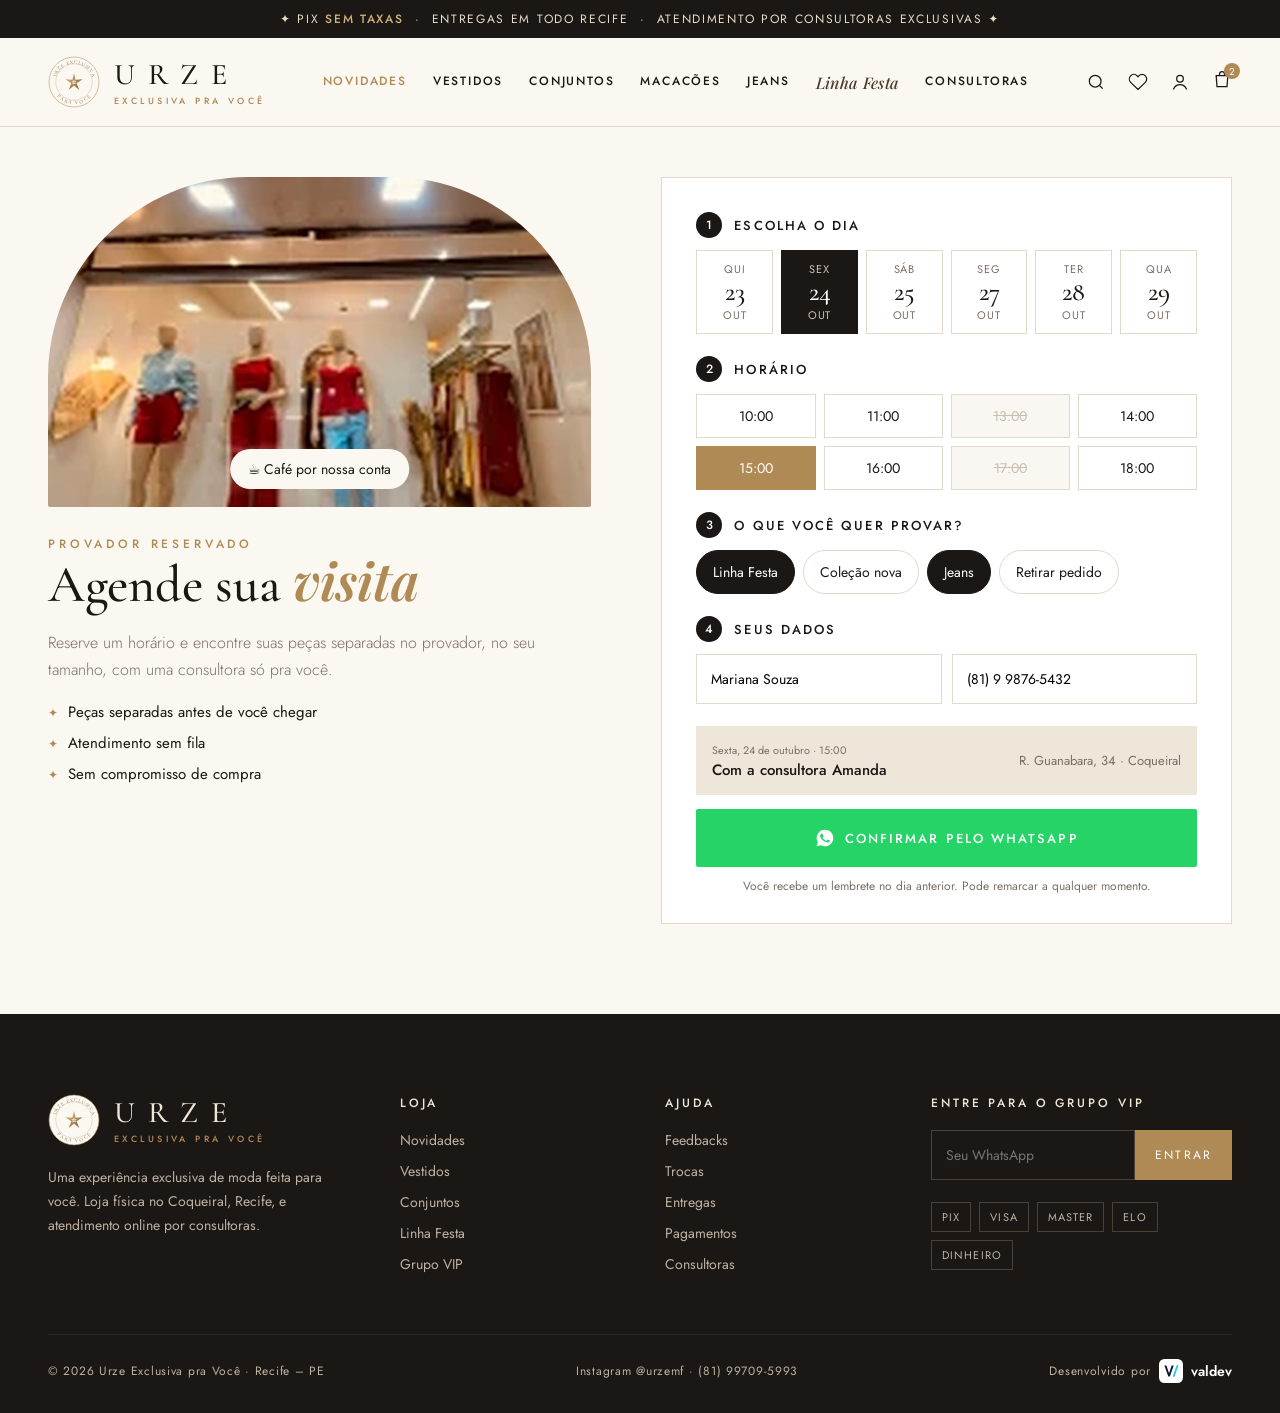
<file: mockup/agendar.html>
<!doctype html>
<html lang="pt-BR">
<head>
<meta charset="utf-8">
<meta name="viewport" content="width=device-width, initial-scale=1">
<title>Agende sua visita | Urze</title>
<link href="https://fonts.googleapis.com/css2?family=Cormorant+Garamond:ital,wght@0,400;0,500;0,600;1,400;1,500&family=Jost:wght@300;400;500;600&family=Playfair+Display:ital,wght@1,600;1,700&display=swap" rel="stylesheet">
<link rel="stylesheet" href="css/site.css">
<link rel="stylesheet" href="css/pages.css">
</head>
<body class="pg-ag">

<svg width="0" height="0" style="position:absolute">
  <defs>
    <linearGradient id="g" x1="0" y1="0" x2="1" y2="1"><stop offset="0" stop-color="#E2C48F"/><stop offset=".5" stop-color="#B08A55"/><stop offset="1" stop-color="#7A5A32"/></linearGradient>
    <symbol id="star" viewBox="-50 -50 100 100">
      <path fill="url(#g)" d="M0-46 L8-12 L44-14 L13 6 L27 40 L0 18 L-27 40 L-13 6 L-44-14 L-8-12Z"/>
      <path fill="#FBF7F1" opacity=".9" d="M0-14 L4-4 L14-4 L6 3 L9 13 L0 7 L-9 13 L-6 3 L-14-4 L-4-4Z"/>
      <circle r="3.5" fill="url(#g)"/>
    </symbol>
    <symbol id="wa" viewBox="0 0 24 24"><path d="M12 2a10 10 0 0 0-8.6 15.1L2 22l5-1.3A10 10 0 1 0 12 2zm5.3 14.1c-.2.6-1.3 1.2-1.8 1.2-.5.1-1 .2-3.4-.7-2.8-1.1-4.6-4-4.8-4.2-.1-.2-1.1-1.5-1.1-2.9s.7-2 1-2.3c.3-.3.6-.3.8-.3h.6c.2 0 .4 0 .6.5l.9 2.1c.1.2.1.4 0 .6l-.4.6-.4.4c-.1.1-.3.3-.1.6.2.3.8 1.3 1.7 2.1 1.2 1 2.1 1.3 2.4 1.5.3.1.5.1.6-.1l.9-1.1c.2-.3.4-.2.7-.1l2 1c.3.1.5.2.5.3.1.2.1.7-.1 1.3z"/></symbol>
    <symbol id="seal" viewBox="0 0 200 200">
      <circle cx="100" cy="100" r="96" fill="#FBF7F1" stroke="#B08A55" stroke-width="2"/>
      <circle cx="100" cy="100" r="70" fill="none" stroke="#B08A55" stroke-width="1"/>
      <path id="arcT" d="M28 100 A72 72 0 0 1 172 100" fill="none"/>
      <path id="arcB" d="M30 100 A70 70 0 0 0 170 100" fill="none"/>
      <text font-family="Cormorant Garamond" font-size="19" letter-spacing="3" fill="#7A5A32"><textPath href="#arcT" startOffset="50%" text-anchor="middle">URZE EXCLUSIVA</textPath></text>
      <text font-family="Cormorant Garamond" font-size="19" letter-spacing="3" fill="#7A5A32"><textPath href="#arcB" startOffset="50%" text-anchor="middle" dominant-baseline="hanging">PARA VOCÊ</textPath></text>
      <use href="#star" x="62" y="62" width="76" height="76"/>
    </symbol>
  </defs>
</svg>

<div class="topbar">✦ Pix <b>sem taxas</b> &nbsp;·&nbsp; Entregas em todo Recife<span class="hide-m"> &nbsp;·&nbsp; Atendimento por consultoras exclusivas</span> ✦</div>

<header>
  <div class="wrap nav">
    <svg class="ico burger" viewBox="0 0 24 24"><path d="M3 7h18M3 12h18M3 17h12"/></svg>
    <a class="brand" href="#"><svg><use href="#seal"/></svg><div class="wm">URZE<small>EXCLUSIVA PRA VOCÊ</small></div></a>
    <nav class="menu">
      <a class="on" href="#">Novidades</a><a href="#">Vestidos</a><a href="#">Conjuntos</a><a href="#">Macacões</a><a href="#">Jeans</a><a class="mfesta" href="#">Linha Festa</a><a href="#">Consultoras</a>
    </nav>
    <div class="icons">
      <svg class="ico hide-m" viewBox="0 0 24 24"><circle cx="11" cy="11" r="7"/><path d="m20 20-3.5-3.5"/></svg>
      <svg class="ico hide-m" viewBox="0 0 24 24"><path d="M20.8 4.6a5.5 5.5 0 0 0-7.8 0L12 5.7l-1-1.1a5.5 5.5 0 1 0-7.8 7.8L12 21l8.8-8.6a5.5 5.5 0 0 0 0-7.8z"/></svg>
      <svg class="ico" viewBox="0 0 24 24"><circle cx="12" cy="8" r="4"/><path d="M4 21c1.5-4 4.5-6 8-6s6.5 2 8 6"/></svg>
      <span class="bag"><svg class="ico" viewBox="0 0 24 24"><path d="M5 8h14l-1 13H6L5 8z"/><path d="M9 8V6a3 3 0 0 1 6 0v2"/></svg><i>2</i></span>
    </div>
  </div>
</header>

<section class="ag"><div class="wrap ag-grid">
  <div class="ag-side">
    <div class="ag-img"><img src="img/loja.jpg"><div class="ag-badge">☕ Café por nossa conta</div></div>
    <div class="eyebrow" style="margin-top:28px">Provador reservado</div>
    <h1 class="title">Agende sua <em>visita</em></h1>
    <p>Reserve um horário e encontre suas peças separadas no provador, no seu tamanho, com uma consultora só pra você.</p>
    <ul class="ag-list"><li>Peças separadas antes de você chegar</li><li>Atendimento sem fila</li><li>Sem compromisso de compra</li></ul>
  </div>
  <div class="ag-form">
    <div class="step-h"><span class="n">1</span>Escolha o dia</div>
    <div class="days"><span class=""><small>Qui</small><b>23</b><small>out</small></span><span class="on"><small>Sex</small><b>24</b><small>out</small></span><span class=""><small>Sáb</small><b>25</b><small>out</small></span><span class=""><small>Seg</small><b>27</b><small>out</small></span><span class=""><small>Ter</small><b>28</b><small>out</small></span><span class=""><small>Qua</small><b>29</b><small>out</small></span></div>
    <div class="step-h"><span class="n">2</span>Horário</div>
    <div class="slots"><span class="">10:00</span><span class="">11:00</span><span class="off">13:00</span><span class="">14:00</span><span class="on">15:00</span><span class="">16:00</span><span class="off">17:00</span><span class="">18:00</span></div>
    <div class="step-h"><span class="n">3</span>O que você quer provar?</div>
    <div class="chips big"><span class="on">Linha Festa</span><span>Coleção nova</span><span class="on">Jeans</span><span>Retirar pedido</span></div>
    <div class="step-h"><span class="n">4</span>Seus dados</div>
    <div class="inputs"><input value="Mariana Souza"><input value="(81) 9 9876-5432"></div>
    <div class="ag-sum"><div><small>Sexta, 24 de outubro · 15:00</small><b>Com a consultora Amanda</b></div><span>R. Guanabara, 34 · Coqueiral</span></div>
    <a class="btn-wa big" href="#"><svg class="wa-i" viewBox="0 0 24 24"><use href="#wa"/></svg>Confirmar pelo WhatsApp</a>
    <p class="dr-note">Você recebe um lembrete no dia anterior. Pode remarcar a qualquer momento.</p>
  </div>
</div></section>

<footer>
  <div class="wrap">
    <div class="fgrid">
      <div><a class="brand" href="#"><svg><use href="#seal"/></svg><div class="wm">URZE<small>EXCLUSIVA PRA VOCÊ</small></div></a><p>Uma experiência exclusiva de moda feita para você. Loja física no Coqueiral, Recife, e atendimento online por consultoras.</p></div>
      <div><h4>Loja</h4><ul><li>Novidades</li><li>Vestidos</li><li>Conjuntos</li><li>Linha Festa</li><li>Grupo VIP</li></ul></div>
      <div><h4>Ajuda</h4><ul><li>Feedbacks</li><li>Trocas</li><li>Entregas</li><li>Pagamentos</li><li>Consultoras</li></ul></div>
      <div><h4>Entre para o Grupo VIP</h4><div class="news"><input placeholder="Seu WhatsApp"><button>Entrar</button></div><div class="pay"><span>PIX</span><span>VISA</span><span>MASTER</span><span>ELO</span><span>DINHEIRO</span></div></div>
    </div>
    <div class="fbot"><span>© 2026 Urze Exclusiva pra Você · Recife – PE</span><span>Instagram @urzemf · (81) 99709-5993</span><a class="dev" href="#">Desenvolvido por <svg viewBox="0 0 40 40"><rect width="40" height="40" rx="9" fill="#fff"/><path d="M9 11l6.5 18h2.6L24.5 11h-3.4l-4.3 12.6L12.4 11z" fill="#0F172A"/><path d="M29.5 10.5h3l-6.6 19h-3z" fill="#22C3EE"/></svg><b>valdev</b></a></div>
  </div>
</footer>

<a class="wafab" href="#"><svg viewBox="0 0 24 24"><path d="M12 2a10 10 0 0 0-8.6 15.1L2 22l5-1.3A10 10 0 1 0 12 2zm5.3 14.1c-.2.6-1.3 1.2-1.8 1.2-.5.1-1 .2-3.4-.7-2.8-1.1-4.6-4-4.8-4.2-.1-.2-1.1-1.5-1.1-2.9s.7-2 1-2.3c.3-.3.6-.3.8-.3h.6c.2 0 .4 0 .6.5l.9 2.1c.1.2.1.4 0 .6l-.4.6-.4.4c-.1.1-.3.3-.1.6.2.3.8 1.3 1.7 2.1 1.2 1 2.1 1.3 2.4 1.5.3.1.5.1.6-.1l.9-1.1c.2-.3.4-.2.7-.1l2 1c.3.1.5.2.5.3.1.2.1.7-.1 1.3z"/></svg></a>
</body>
</html>
</file>
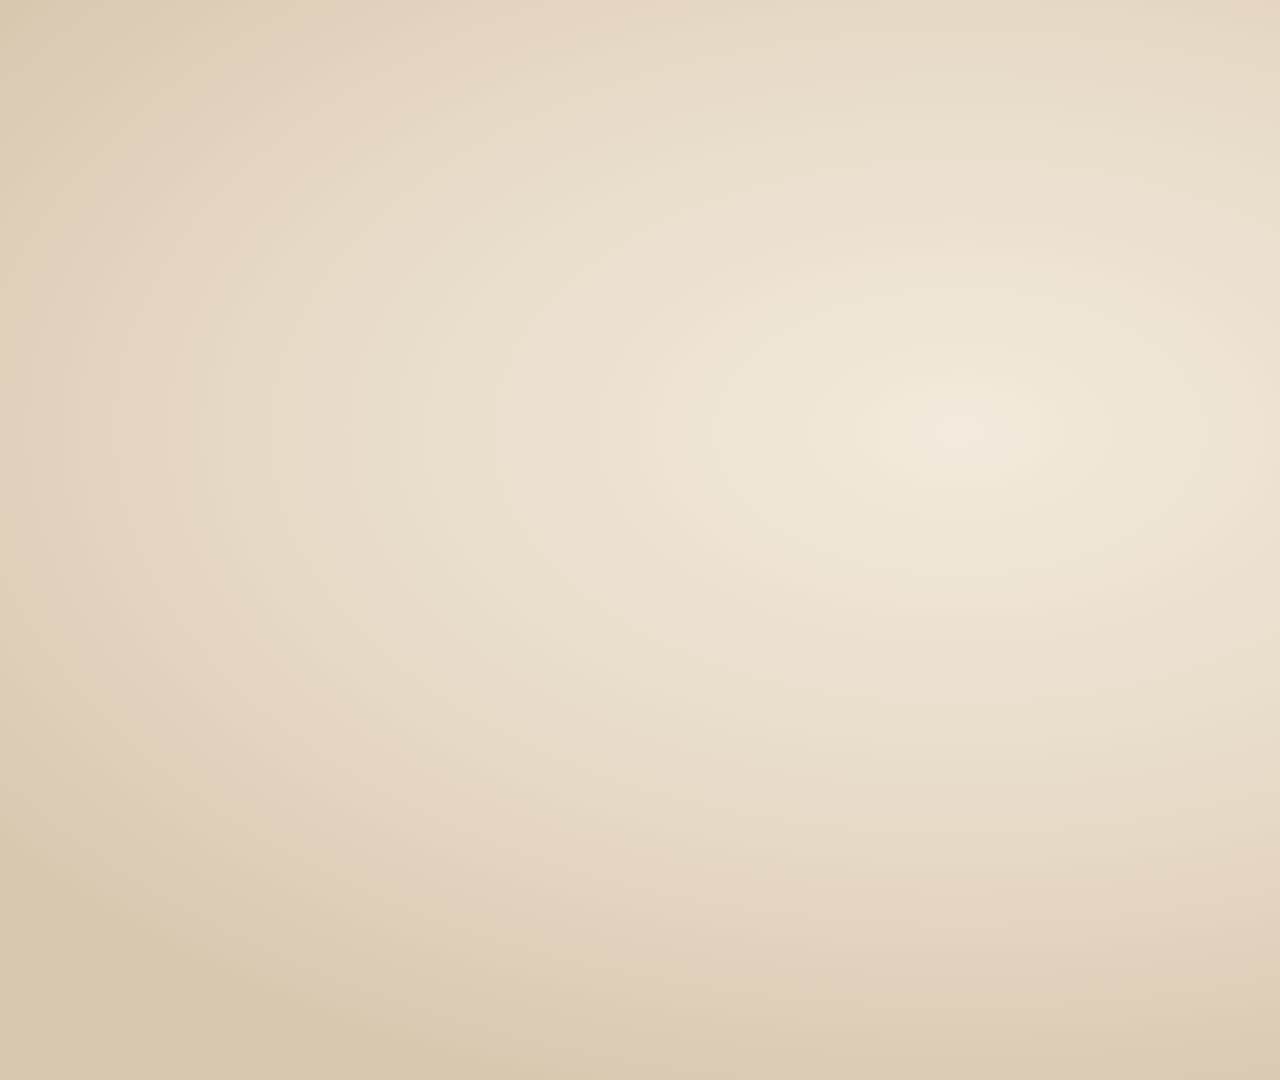
<file: mockup/apresentacao.html>
<!doctype html><html lang="pt-BR"><head><meta charset="utf-8"><title>Urze — Proposta de site</title>
<link href="https://fonts.googleapis.com/css2?family=Cormorant+Garamond:wght@400;500&family=Jost:wght@300;400;500&family=Playfair+Display:ital,wght@1,600&display=swap" rel="stylesheet">
<style>
*{box-sizing:border-box;margin:0;padding:0}
body{width:1920px;height:1080px;overflow:hidden;font-family:Jost,sans-serif;color:#1A1714;
 background:radial-gradient(1200px 700px at 75% 40%,#F3EADD 0,#E6D9C6 60%,#D9C8B0 100%)}
.slide{display:none;position:relative;width:1920px;height:1080px;padding:90px 110px}
.slide:target{display:block}
.eb{font-size:15px;letter-spacing:.4em;text-transform:uppercase;color:#9A7644;font-weight:500}
h1{font-family:'Cormorant Garamond',serif;font-weight:400;font-size:84px;line-height:1;margin:20px 0 22px}
h1 em{font-family:'Playfair Display',serif;font-style:italic;font-weight:600;color:#B08A55}
p.lead{font-size:21px;line-height:1.6;color:#6E6255;font-weight:300;max-width:560px}
.chips{display:flex;gap:10px;flex-wrap:wrap;margin-top:34px;max-width:560px}
.chips span{border:1px solid #B08A55;color:#7A5A32;padding:9px 16px;font-size:13px;letter-spacing:.14em;text-transform:uppercase;border-radius:30px}
.logo{display:flex;gap:16px;align-items:center;font-family:'Cormorant Garamond',serif;font-size:30px;letter-spacing:.42em}
.logo i{width:12px;height:12px;background:#B08A55;transform:rotate(45deg);display:block}
/* laptop */
.laptop{position:absolute}
.laptop .scr{background:#141210;border-radius:22px 22px 0 0;padding:22px 22px 26px;box-shadow:0 50px 90px -40px rgba(60,40,20,.6)}
.laptop .scr img{display:block;width:100%;border-radius:3px}
.laptop .base{height:26px;background:linear-gradient(#D9D6D1,#A9A5A0);border-radius:0 0 26px 26px;margin:0 -70px;position:relative}
.laptop .base:before{content:"";position:absolute;left:50%;top:0;width:180px;height:10px;margin-left:-90px;background:#8F8B86;border-radius:0 0 12px 12px}
/* phone */
.phone{position:absolute;background:#141210;border-radius:58px;padding:14px;box-shadow:0 50px 80px -30px rgba(40,25,10,.6),inset 0 0 0 2px #3a332d}
.phone .in{border-radius:46px;overflow:hidden;position:relative}
.phone img{display:block;width:100%}
.phone .in:before{content:"";position:absolute;top:12px;left:50%;width:110px;height:32px;margin-left:-55px;background:#141210;border-radius:20px;z-index:2}
.cap{position:absolute;font-size:14px;letter-spacing:.3em;text-transform:uppercase;color:#7A5A32;text-align:center}

.duo .txt{position:absolute;left:110px;top:150px;width:600px}
.duo h1{font-size:64px}
.feat-l{list-style:none;margin-top:30px;display:grid;gap:16px}
.feat-l li{display:grid;grid-template-columns:34px 1fr;font-size:19px;line-height:1.45;color:#4A3A2C}
.feat-l li b{font-weight:500;color:#1A1714}
.feat-l li:before{content:"✦";color:#B08A55;font-size:16px;margin-top:3px}
.num{position:absolute;right:110px;top:90px;font-family:'Cormorant Garamond',serif;font-size:22px;color:#9A7644;letter-spacing:.2em}
.flow{position:absolute;top:250px;left:0;right:0;display:flex;justify-content:center;gap:120px}
.flow .st{position:relative;width:300px}
.flow .phone{position:relative}
.flow .st:not(:last-child):after{content:"→";position:absolute;right:-92px;top:300px;font-size:56px;color:#B08A55}
.flow .lb{text-align:center;margin-top:22px}
.flow .lb b{display:block;font-family:'Cormorant Garamond',serif;font-size:30px;font-weight:500}
.flow .lb span{font-size:16px;color:#6E6255}
.flow .lb i{display:inline-grid;place-items:center;width:34px;height:34px;border-radius:50%;background:#1A1714;color:#fff;font-style:normal;font-size:15px;margin-bottom:10px}
.pk{position:absolute;top:330px;left:110px;right:110px;display:grid;grid-template-columns:repeat(3,1fr);gap:30px}
.pk>div{background:#FBF7F1;border:1px solid #E3D8C9;padding:44px 40px;position:relative}
.pk>div.rec{background:#1A1714;color:#EDE2D2;border-color:#1A1714;transform:translateY(-24px)}
.pk .tg{position:absolute;top:-16px;left:40px;background:#B08A55;color:#fff;font-size:13px;letter-spacing:.2em;text-transform:uppercase;padding:8px 14px}
.pk h3{font-family:'Cormorant Garamond',serif;font-size:46px;font-weight:500}
.pk .rec h3{color:#D4B27C}
.pk p{font-size:17px;color:#6E6255;margin:6px 0 24px;line-height:1.5}
.pk .rec p{color:#BFB2A2}
.pk ul{list-style:none;display:grid;gap:15px;font-size:19px}
.pk-note{position:absolute;left:110px;right:110px;bottom:90px;display:flex;justify-content:space-between;align-items:center;font-size:17px;color:#6E6255;border-top:1px solid rgba(122,90,50,.25);padding-top:26px}
.pk-note b{display:inline-flex;align-items:center;gap:10px;color:#1A1714;font-weight:600}
.pk li:before{content:"✓";color:#B08A55;margin-right:12px;font-weight:600}
.pk li.plus{font-weight:500}
.pk li.plus:before{content:"＋"}
</style></head><body>

<section class="slide" id="capa">
  <div class="logo"><i></i>URZE</div>
  <div style="margin-top:120px;max-width:600px">
    <div class="eb">Proposta · Site institucional + catálogo</div>
    <h1 style="font-size:70px">Uma experiência<br><em>exclusiva</em> também<br>no digital</h1>
    <p class="lead">Site responsivo para a Loja Urze, com catálogo de peças, Linha Festa, atendimento direto com consultoras pelo WhatsApp e todas as informações da loja de Recife.</p>
    <div class="chips"><span>Desktop</span><span>Mobile</span><span>Catálogo</span><span>WhatsApp</span><span>Instagram</span></div>
  </div>
  <div class="laptop" style="left:800px;top:170px;width:960px"><div class="scr"><img src="../imagens/desktop-inicio.png"></div><div class="base"></div></div>
  <div class="phone" style="left:1560px;top:400px;width:300px"><div class="in"><img src="../imagens/mobile-inicio.png"></div></div>
</section>

<section class="slide" id="mobile-telas">
  <div class="eb">Versão mobile</div>
  <h1 style="font-size:64px">Pensado para quem compra <em>pelo celular</em></h1>
  <div id="row"></div>
</section>

<section class="slide" id="desktop-telas">
  <div class="eb" style="margin-top:-30px">Versão desktop</div>
  <h1 style="font-size:56px;margin-bottom:0">Vitrine elegante <em>em tela cheia</em></h1>
  <div id="drow"></div>
</section>


<section class="slide" id="home-novidades">
  <div class="eb">Página inicial · novas seções</div>
  <h1 style="font-size:60px">Mais confiança, mais <em>contato</em></h1>
  <div id="hrow"></div>
</section>

<section class="slide duo" id="produto">
  <div class="txt">
    <div class="eb">Página do produto</div>
    <h1>Tudo para decidir <em>sem sair da página</em></h1>
    <ul class="feat-l">
      <li><span><b>Fotos e vídeo “ver no corpo”</b>, aproveitando os Reels da loja</span></li>
      <li><span><b>Tamanhos com estoque real</b> e guia de medidas</span></li>
      <li><span><b>“Avise-me”</b> quando a peça esgotada voltar</span></li>
      <li><span><b>Preço no Pix em destaque</b>, entrega hoje e troca em 7 dias</span></li>
      <li><span><b>Complete o look</b>: a cliente leva mais de uma peça</span></li>
    </ul>
  </div>
  <div class="laptop" style="left:760px;top:180px;width:880px"><div class="scr"><img src="../imagens/desktop-produto.png"></div><div class="base"></div></div>
  <div class="phone" style="left:1540px;top:390px;width:290px"><div class="in"><img src="../imagens/mobile-produto.png"></div></div>
</section>

<section class="slide" id="fluxo-whatsapp">
  <div class="eb">Do site para o WhatsApp</div>
  <h1 style="font-size:60px">A consultora recebe o pedido <em>pronto</em></h1>
  <div class="flow">
    <div class="st"><div class="phone" style="width:300px"><div class="in"><img src="../imagens/mobile-produto.png"></div></div><div class="lb"><i>1</i><b>Escolhe a peça</b><span>Cor, tamanho e quantidade</span></div></div>
    <div class="st"><div class="phone" style="width:300px"><div class="in"><img src="../imagens/mobile-sacola.png"></div></div><div class="lb"><i>2</i><b>Monta a sacola</b><span>Entrega ou retirada, e a consultora</span></div></div>
    <div class="st"><div class="phone" style="width:300px"><div class="in"><img src="../imagens/mobile-whatsapp.png"></div></div><div class="lb"><i>3</i><b>Finaliza no WhatsApp</b><span>Mensagem já escrita com o pedido completo</span></div></div>
  </div>
</section>

<section class="slide duo" id="categoria">
  <div class="txt">
    <div class="eb">Catálogo</div>
    <h1>Encontrar a peça certa <em>em segundos</em></h1>
    <ul class="feat-l">
      <li><span><b>Filtros por tamanho, cor, preço e ocasião</b></span></li>
      <li><span><b>“Só peças com entrega hoje”</b> para quem tem pressa</span></li>
      <li><span><b>No celular, filtros na parte de baixo da tela</b>, fáceis de alcançar com o polegar</span></li>
      <li><span><b>Peças esgotadas continuam visíveis</b> e captam o contato da cliente</span></li>
    </ul>
  </div>
  <div class="laptop" style="left:760px;top:180px;width:880px"><div class="scr"><img src="../imagens/desktop-categoria.png"></div><div class="base"></div></div>
  <div class="phone" style="left:1540px;top:390px;width:290px"><div class="in"><img src="../imagens/mobile-categoria-filtros.png"></div></div>
</section>

<section class="slide duo" id="agendamento">
  <div class="txt">
    <div class="eb">Agendamento de visita</div>
    <h1>O café da Urze, <em>agora com hora marcada</em></h1>
    <ul class="feat-l">
      <li><span><b>Dia e horário em poucos toques</b>, com horários ocupados bloqueados</span></li>
      <li><span><b>Peças separadas no provador</b> antes da cliente chegar</span></li>
      <li><span><b>Confirmação e lembrete pelo WhatsApp</b></span></li>
      <li><span><b>A agenda aparece no painel da loja</b></span></li>
    </ul>
  </div>
  <div class="laptop" style="left:760px;top:180px;width:880px"><div class="scr"><img src="../imagens/desktop-agendar.png"></div><div class="base"></div></div>
  <div class="phone" style="left:1540px;top:390px;width:290px"><div class="in"><img src="../imagens/mobile-agendar.png"></div></div>
</section>

<section class="slide duo" id="painel">
  <div class="txt">
    <div class="eb">Painel da loja</div>
    <h1>A loja atualiza o site <em>sozinha</em></h1>
    <ul class="feat-l">
      <li><span><b>Cadastrar uma peça pelo celular</b>, com fotos, preço e estoque por tamanho</span></li>
      <li><span><b>Peças esgotadas saem do site sozinhas</b> e quem pediu aviso é avisada</span></li>
      <li><span><b>Pedidos, agendamentos e peças mais vistas</b> em um só lugar</span></li>
      <li><span><b>Avisa o Grupo VIP</b> quando uma novidade é publicada</span></li>
    </ul>
  </div>
  <div class="laptop" style="left:760px;top:180px;width:880px"><div class="scr"><img src="../imagens/desktop-painel.png"></div><div class="base"></div></div>
  <div class="phone" style="left:1540px;top:390px;width:290px"><div class="in"><img src="../imagens/mobile-painel.png"></div></div>
</section>

<section class="slide" id="pacotes">
  <div class="eb">Formatos de projeto</div>
  <h1 style="font-size:60px">Escolha o ponto de <em>partida</em></h1>
  <div class="pk">
    <div><h3>Essencial</h3><p>Site vitrine elegante e rápido, com o catálogo ligado ao WhatsApp.</p>
      <ul><li>Página inicial completa</li><li>Catálogo e página do produto</li><li>Botão de comprar pelo WhatsApp</li><li>Informações: pagamentos, horário, trocas e entregas</li><li>Versão para celular e computador</li></ul></div>
    <div class="rec"><span class="tg">Recomendado</span><h3>Profissional</h3><p>Tudo do Essencial, com as ferramentas que fazem a loja vender mais.</p>
      <ul><li class="plus">Painel da loja (peças e estoque)</li><li>Sacola enviada pelo WhatsApp</li><li>Consultoras e feedbacks</li><li>Avise-me e Grupo VIP</li><li>Agendamento de visita</li><li>Aparecer no Google (SEO local)</li></ul></div>
    <div><h3>Loja virtual</h3><p>Tudo do Profissional, com venda 100% online.</p>
      <ul><li class="plus">Pagamento online: Pix e cartão</li><li>Cálculo de frete automático</li><li>Envio para todo o Brasil</li><li>Cupons e promoções</li><li>Relatórios de vendas</li></ul></div>
  </div>
  <div class="pk-note"><span>Valores, prazos e itens inclusos de cada formato estão detalhados na proposta comercial.</span><b>Desenvolvido por <svg width="30" height="30" viewBox="0 0 40 40"><rect width="40" height="40" rx="9" fill="#0F172A"/><path d="M9 11l6.5 18h2.6L24.5 11h-3.4l-4.3 12.6L12.4 11z" fill="#fff"/><path d="M29.5 10.5h3l-6.6 19h-3z" fill="#22C3EE"/></svg>valdev</b></div>
</section>

<script>
const ms=[['mobile-inicio','Início'],['mobile-secao-1','Novidades'],['mobile-secao-2','Linha Festa'],['mobile-secao-3','Consultoras'],['mobile-secao-4','Informações']];
document.getElementById('row').innerHTML=ms.map((m,i)=>`<div class="phone" style="left:${110+i*350}px;top:290px;width:310px"><div class="in"><img src="../imagens/${m[0]}.png"></div></div><div class="cap" style="left:${110+i*350}px;top:990px;width:310px">${m[1]}</div>`).join('');
const ds=[['desktop-inicio','Início'],['desktop-secao-1','Novidades'],['desktop-secao-2','Linha Festa'],['desktop-secao-3','Consultoras'],['desktop-secao-4','Informações'],['desktop-secao-5','Localização']];
document.getElementById('drow').innerHTML=ds.map((m,i)=>`<div class="laptop" style="left:${190+(i%3)*540}px;top:${265+Math.floor(i/3)*400}px;width:460px"><div class="scr" style="padding:12px 12px 14px;border-radius:14px 14px 0 0"><img src="../imagens/${m[0]}.png"></div><div class="base" style="height:16px;margin:0 -36px"></div></div><div class="cap" style="left:${190+(i%3)*540}px;top:${610+Math.floor(i/3)*400}px;width:460px">${m[1]}</div>`).join('');
const hs=[['desktop-home-consultoras','Escolha da consultora','Cada cliente fala direto com quem prefere'],['desktop-home-feedbacks','Feedbacks','Depoimentos reais transmitem confiança'],['desktop-home-grupo-vip','Grupo VIP','Junta contatos para avisar das novidades']];
document.getElementById('hrow').innerHTML=hs.map((m,i)=>`<div class="laptop" style="left:${110+i*580}px;top:330px;width:540px"><div class="scr" style="padding:12px 12px 14px;border-radius:14px 14px 0 0"><img src="../imagens/${m[0]}.png"></div><div class="base" style="height:16px;margin:0 -36px"></div></div><div class="cap" style="left:${110+i*580}px;top:740px;width:540px;text-transform:none;letter-spacing:0"><b style="display:block;font-family:'Cormorant Garamond',serif;font-size:32px;font-weight:500;color:#1A1714;margin-bottom:6px">${m[1]}</b><span style="font-size:17px;color:#6E6255">${m[2]}</span></div>`).join('');
</script>
</body></html>
</file>
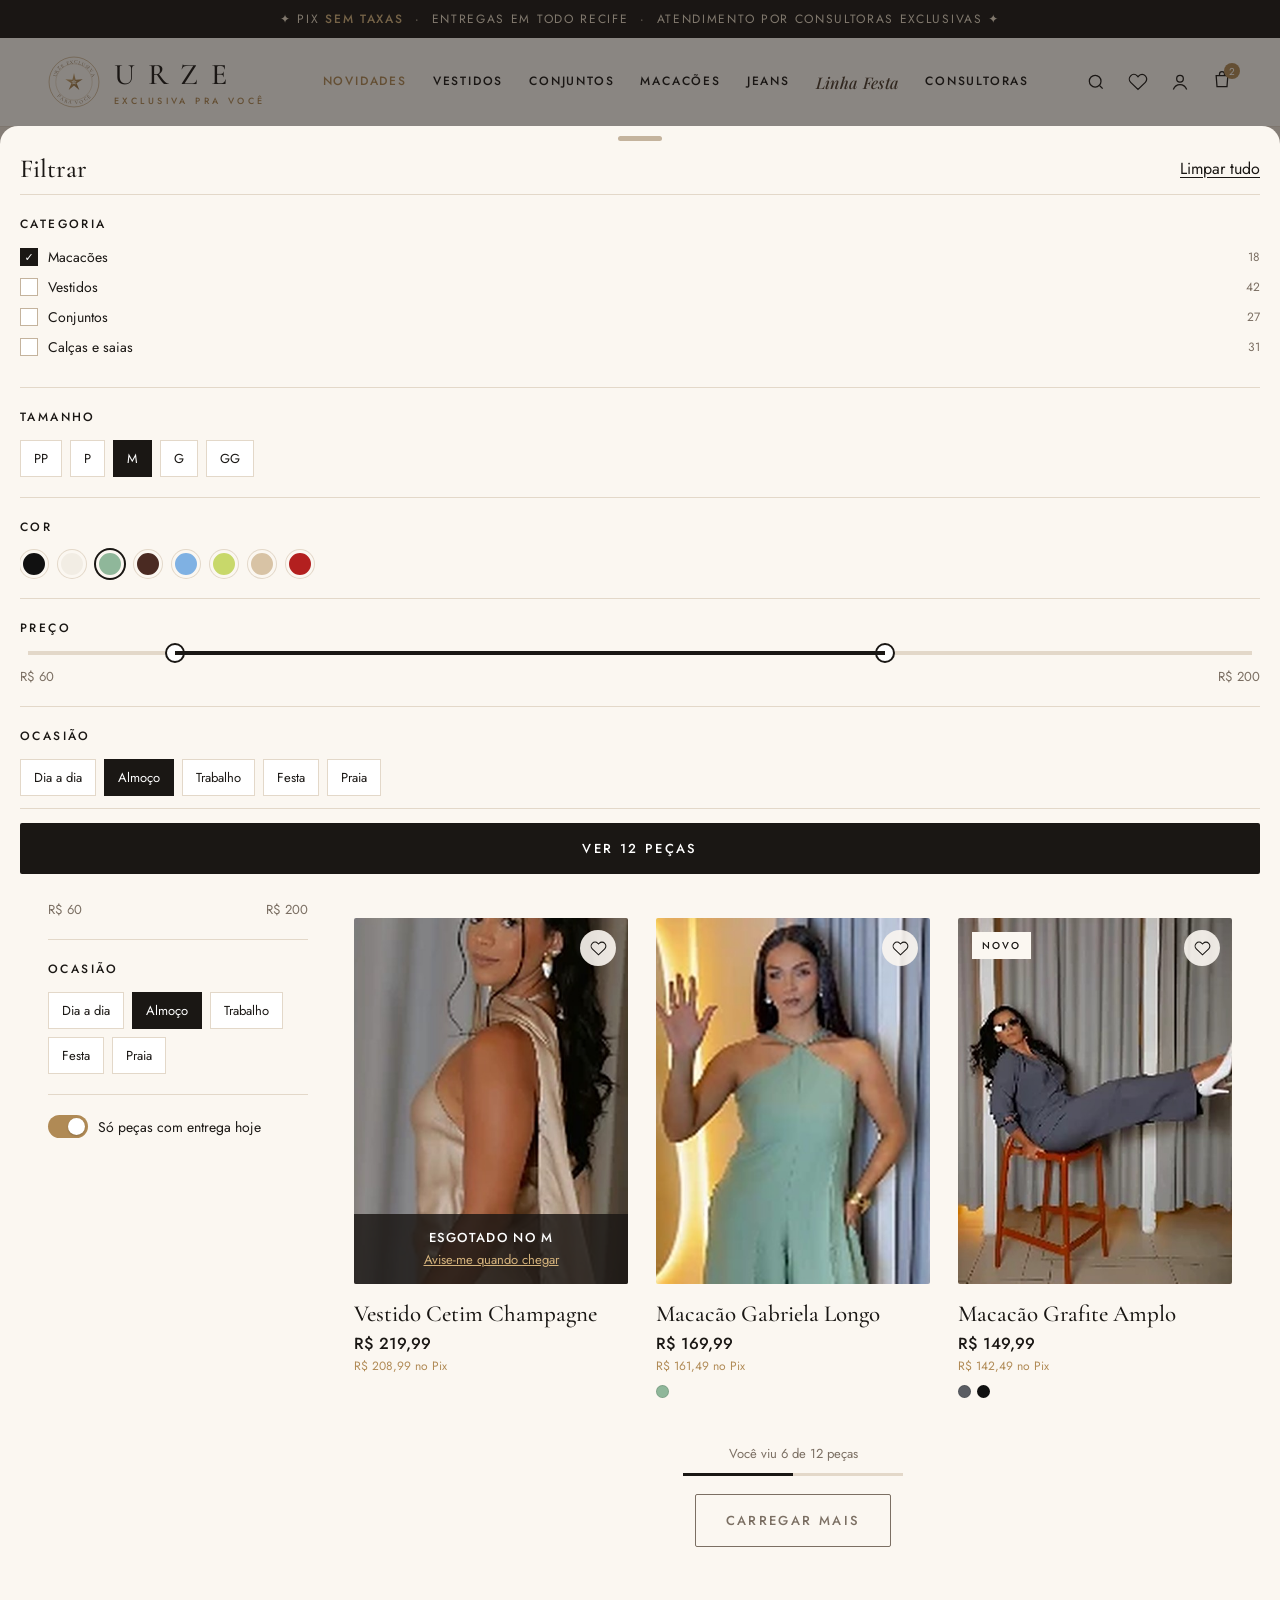
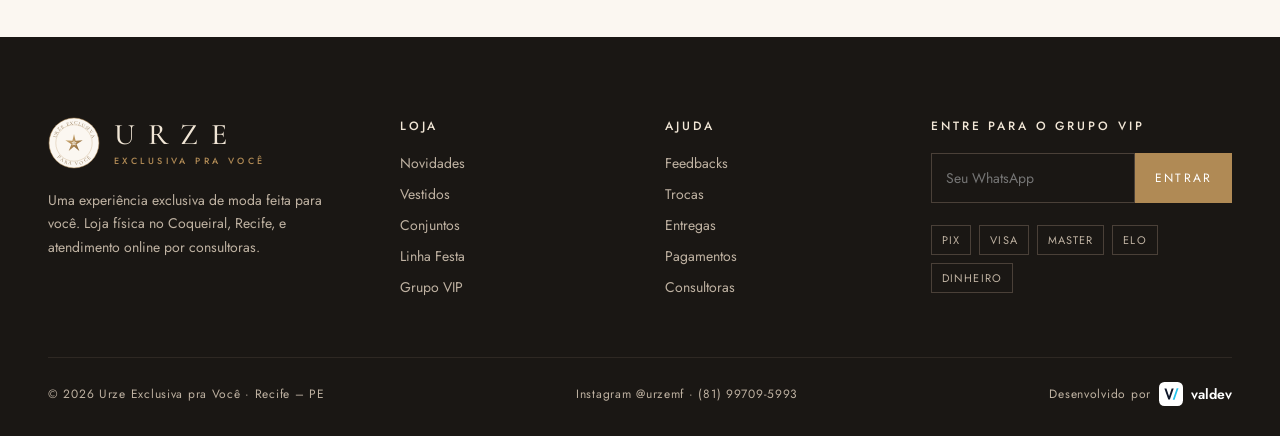
<file: mockup/categoria-filtros.html>
<!doctype html>
<html lang="pt-BR">
<head>
<meta charset="utf-8">
<meta name="viewport" content="width=device-width, initial-scale=1">
<title>Macacões | Urze</title>
<link href="https://fonts.googleapis.com/css2?family=Cormorant+Garamond:ital,wght@0,400;0,500;0,600;1,400;1,500&family=Jost:wght@300;400;500;600&family=Playfair+Display:ital,wght@1,600;1,700&display=swap" rel="stylesheet">
<link rel="stylesheet" href="css/site.css">
<link rel="stylesheet" href="css/pages.css">
</head>
<body class="pg-cat open-sheet">

<svg width="0" height="0" style="position:absolute">
  <defs>
    <linearGradient id="g" x1="0" y1="0" x2="1" y2="1"><stop offset="0" stop-color="#E2C48F"/><stop offset=".5" stop-color="#B08A55"/><stop offset="1" stop-color="#7A5A32"/></linearGradient>
    <symbol id="star" viewBox="-50 -50 100 100">
      <path fill="url(#g)" d="M0-46 L8-12 L44-14 L13 6 L27 40 L0 18 L-27 40 L-13 6 L-44-14 L-8-12Z"/>
      <path fill="#FBF7F1" opacity=".9" d="M0-14 L4-4 L14-4 L6 3 L9 13 L0 7 L-9 13 L-6 3 L-14-4 L-4-4Z"/>
      <circle r="3.5" fill="url(#g)"/>
    </symbol>
    <symbol id="wa" viewBox="0 0 24 24"><path d="M12 2a10 10 0 0 0-8.6 15.1L2 22l5-1.3A10 10 0 1 0 12 2zm5.3 14.1c-.2.6-1.3 1.2-1.8 1.2-.5.1-1 .2-3.4-.7-2.8-1.1-4.6-4-4.8-4.2-.1-.2-1.1-1.5-1.1-2.9s.7-2 1-2.3c.3-.3.6-.3.8-.3h.6c.2 0 .4 0 .6.5l.9 2.1c.1.2.1.4 0 .6l-.4.6-.4.4c-.1.1-.3.3-.1.6.2.3.8 1.3 1.7 2.1 1.2 1 2.1 1.3 2.4 1.5.3.1.5.1.6-.1l.9-1.1c.2-.3.4-.2.7-.1l2 1c.3.1.5.2.5.3.1.2.1.7-.1 1.3z"/></symbol>
    <symbol id="seal" viewBox="0 0 200 200">
      <circle cx="100" cy="100" r="96" fill="#FBF7F1" stroke="#B08A55" stroke-width="2"/>
      <circle cx="100" cy="100" r="70" fill="none" stroke="#B08A55" stroke-width="1"/>
      <path id="arcT" d="M28 100 A72 72 0 0 1 172 100" fill="none"/>
      <path id="arcB" d="M30 100 A70 70 0 0 0 170 100" fill="none"/>
      <text font-family="Cormorant Garamond" font-size="19" letter-spacing="3" fill="#7A5A32"><textPath href="#arcT" startOffset="50%" text-anchor="middle">URZE EXCLUSIVA</textPath></text>
      <text font-family="Cormorant Garamond" font-size="19" letter-spacing="3" fill="#7A5A32"><textPath href="#arcB" startOffset="50%" text-anchor="middle" dominant-baseline="hanging">PARA VOCÊ</textPath></text>
      <use href="#star" x="62" y="62" width="76" height="76"/>
    </symbol>
  </defs>
</svg>

<div class="topbar">✦ Pix <b>sem taxas</b> &nbsp;·&nbsp; Entregas em todo Recife<span class="hide-m"> &nbsp;·&nbsp; Atendimento por consultoras exclusivas</span> ✦</div>

<header>
  <div class="wrap nav">
    <svg class="ico burger" viewBox="0 0 24 24"><path d="M3 7h18M3 12h18M3 17h12"/></svg>
    <a class="brand" href="#"><svg><use href="#seal"/></svg><div class="wm">URZE<small>EXCLUSIVA PRA VOCÊ</small></div></a>
    <nav class="menu">
      <a class="on" href="#">Novidades</a><a href="#">Vestidos</a><a href="#">Conjuntos</a><a href="#">Macacões</a><a href="#">Jeans</a><a class="mfesta" href="#">Linha Festa</a><a href="#">Consultoras</a>
    </nav>
    <div class="icons">
      <svg class="ico hide-m" viewBox="0 0 24 24"><circle cx="11" cy="11" r="7"/><path d="m20 20-3.5-3.5"/></svg>
      <svg class="ico hide-m" viewBox="0 0 24 24"><path d="M20.8 4.6a5.5 5.5 0 0 0-7.8 0L12 5.7l-1-1.1a5.5 5.5 0 1 0-7.8 7.8L12 21l8.8-8.6a5.5 5.5 0 0 0 0-7.8z"/></svg>
      <svg class="ico" viewBox="0 0 24 24"><circle cx="12" cy="8" r="4"/><path d="M4 21c1.5-4 4.5-6 8-6s6.5 2 8 6"/></svg>
      <span class="bag"><svg class="ico" viewBox="0 0 24 24"><path d="M5 8h14l-1 13H6L5 8z"/><path d="M9 8V6a3 3 0 0 1 6 0v2"/></svg><i>2</i></span>
    </div>
  </div>
</header>

<div class="cat-hero"><div class="wrap"><div class="crumbs" style="padding:0 0 10px">Início <i>/</i> <b>Macacões</b></div><h1 class="title">Macacões</h1><p>Peça única, look pronto. Do linho ao cetim, para o dia a dia e para a festa.</p></div></div>
<section class="plp"><div class="wrap plp-grid">
  <aside class="filters"><div class="f-top"><b>Filtrar</b><a href="#" class="u">Limpar</a></div>
<div class="f-blk"><h4>Categoria</h4>
  <label class="cb on"><i>✓</i>Macacões <em>18</em></label><label class="cb"><i></i>Vestidos <em>42</em></label><label class="cb"><i></i>Conjuntos <em>27</em></label><label class="cb"><i></i>Calças e saias <em>31</em></label></div>
<div class="f-blk"><h4>Tamanho</h4><div class="chips"><span>PP</span><span>P</span><span class="on">M</span><span>G</span><span>GG</span></div></div>
<div class="f-blk"><h4>Cor</h4><div class="swatches"><span style="background:#111"></span><span style="background:#F2EDE4"></span><span class="on" style="background:#8FB79A"></span><span style="background:#4A2A22"></span><span style="background:#7FB1E3"></span><span style="background:#C8D86A"></span><span style="background:#D8C3A5"></span><span style="background:#B3201F"></span></div></div>
<div class="f-blk"><h4>Preço</h4><div class="range"><i style="left:12%"></i><i style="left:70%"></i><b style="left:12%;right:30%"></b></div><div class="range-v"><span>R$ 60</span><span>R$ 200</span></div></div>
<div class="f-blk"><h4>Ocasião</h4><div class="chips"><span>Dia a dia</span><span class="on">Almoço</span><span>Trabalho</span><span>Festa</span><span>Praia</span></div></div>
<label class="cb sw-on"><span class="tg on"></span>Só peças com entrega hoje</label>
</aside>
  <div>
    <div class="plp-bar"><span><b>12</b> peças encontradas</span>
      <div class="act-chips"><span>Macacões ✕</span><span>Tamanho M ✕</span><span>Verde ✕</span><span>Almoço ✕</span></div>
      <div class="sort">Ordenar: <b>Mais vendidos ▾</b></div>
      <a class="m-filter" href="#"><svg class="ico" viewBox="0 0 24 24"><path d="M4 6h16M7 12h10M10 18h4"/></svg>Filtrar (4)</a><a class="m-filter" href="#">Ordenar ▾</a>
    </div>
    <div class="grid g3">
      <div class="card"><div class="ph"><img src="img/macacao-gabriela.jpg"><span class="badge g">Mais vendido</span><span class="fav"><svg class="ico" viewBox="0 0 24 24"><path d="M20.8 4.6a5.5 5.5 0 0 0-7.8 0L12 5.7l-1-1.1a5.5 5.5 0 1 0-7.8 7.8L12 21l8.8-8.6a5.5 5.5 0 0 0 0-7.8z"/></svg></span></div><h3>Macacão Gabriela</h3><div class="price"><b>R$ 159,99</b></div><div class="pix">R$ 151,99 no Pix</div><div class="sw"><i style="background:#8FB79A"></i><i style="background:#C8D86A"></i></div></div>
      <div class="card"><div class="ph"><img src="img/macacao-preto.jpg"><span class="badge ">Novo</span><span class="fav"><svg class="ico" viewBox="0 0 24 24"><path d="M20.8 4.6a5.5 5.5 0 0 0-7.8 0L12 5.7l-1-1.1a5.5 5.5 0 1 0-7.8 7.8L12 21l8.8-8.6a5.5 5.5 0 0 0 0-7.8z"/></svg></span></div><h3>Macacão Ágatha</h3><div class="price"><b>R$ 139,99</b></div><div class="pix">R$ 132,99 no Pix</div><div class="sw"><i style="background:#1E2433"></i><i style="background:#8FB79A"></i><i style="background:#E9E1D2"></i></div></div>
      <div class="card"><div class="ph"><img src="img/conjunto-verde.jpg"><span class="badge ">Entrega hoje</span><span class="fav"><svg class="ico" viewBox="0 0 24 24"><path d="M20.8 4.6a5.5 5.5 0 0 0-7.8 0L12 5.7l-1-1.1a5.5 5.5 0 1 0-7.8 7.8L12 21l8.8-8.6a5.5 5.5 0 0 0 0-7.8z"/></svg></span></div><h3>Macaquinho Menta</h3><div class="price"><b>R$ 119,99</b></div><div class="pix">R$ 113,99 no Pix</div><div class="sw"><i style="background:#A8D5A0"></i></div></div>
      <div class="card"><div class="ph"><img src="img/festa-costas.jpg"><span class="fav"><svg class="ico" viewBox="0 0 24 24"><path d="M20.8 4.6a5.5 5.5 0 0 0-7.8 0L12 5.7l-1-1.1a5.5 5.5 0 1 0-7.8 7.8L12 21l8.8-8.6a5.5 5.5 0 0 0 0-7.8z"/></svg></span><div class="soldout"><b>Esgotado no M</b><a href="#">Avise-me quando chegar</a></div></div><h3>Vestido Cetim Champagne</h3><div class="price"><b>R$ 219,99</b></div><div class="pix">R$ 208,99 no Pix</div><div class="sw"></div></div>
      <div class="card"><div class="ph"><img src="img/gabriela-2.jpg"><span class="fav"><svg class="ico" viewBox="0 0 24 24"><path d="M20.8 4.6a5.5 5.5 0 0 0-7.8 0L12 5.7l-1-1.1a5.5 5.5 0 1 0-7.8 7.8L12 21l8.8-8.6a5.5 5.5 0 0 0 0-7.8z"/></svg></span></div><h3>Macacão Gabriela Longo</h3><div class="price"><b>R$ 169,99</b></div><div class="pix">R$ 161,49 no Pix</div><div class="sw"><i style="background:#8FB79A"></i></div></div>
      <div class="card"><div class="ph"><img src="img/conjunto-cinza.jpg"><span class="badge ">Novo</span><span class="fav"><svg class="ico" viewBox="0 0 24 24"><path d="M20.8 4.6a5.5 5.5 0 0 0-7.8 0L12 5.7l-1-1.1a5.5 5.5 0 1 0-7.8 7.8L12 21l8.8-8.6a5.5 5.5 0 0 0 0-7.8z"/></svg></span></div><h3>Macacão Grafite Amplo</h3><div class="price"><b>R$ 149,99</b></div><div class="pix">R$ 142,49 no Pix</div><div class="sw"><i style="background:#5A5D63"></i><i style="background:#111"></i></div></div>
    </div>
    <div class="more-btn"><span>Você viu 6 de 12 peças</span><div class="bar"><i style="width:50%"></i></div><a class="btn btn-line" href="#">Carregar mais</a></div>
  </div>
</div></section>

<div class="overlay"></div>
<div class="sheet">
  <div class="grab"></div>
  <div class="sh-h"><b>Filtrar</b><a href="#" class="u">Limpar tudo</a></div>
  <div class="sh-body">
<div class="f-blk"><h4>Categoria</h4>
  <label class="cb on"><i>✓</i>Macacões <em>18</em></label><label class="cb"><i></i>Vestidos <em>42</em></label><label class="cb"><i></i>Conjuntos <em>27</em></label><label class="cb"><i></i>Calças e saias <em>31</em></label></div>
<div class="f-blk"><h4>Tamanho</h4><div class="chips"><span>PP</span><span>P</span><span class="on">M</span><span>G</span><span>GG</span></div></div>
<div class="f-blk"><h4>Cor</h4><div class="swatches"><span style="background:#111"></span><span style="background:#F2EDE4"></span><span class="on" style="background:#8FB79A"></span><span style="background:#4A2A22"></span><span style="background:#7FB1E3"></span><span style="background:#C8D86A"></span><span style="background:#D8C3A5"></span><span style="background:#B3201F"></span></div></div>
<div class="f-blk"><h4>Preço</h4><div class="range"><i style="left:12%"></i><i style="left:70%"></i><b style="left:12%;right:30%"></b></div><div class="range-v"><span>R$ 60</span><span>R$ 200</span></div></div>
<div class="f-blk"><h4>Ocasião</h4><div class="chips"><span>Dia a dia</span><span class="on">Almoço</span><span>Trabalho</span><span>Festa</span><span>Praia</span></div></div>
<label class="cb sw-on"><span class="tg on"></span>Só peças com entrega hoje</label>
</div>
  <div class="sh-f"><a class="btn btn-dark" href="#">Ver 12 peças</a></div>
</div>

<footer>
  <div class="wrap">
    <div class="fgrid">
      <div><a class="brand" href="#"><svg><use href="#seal"/></svg><div class="wm">URZE<small>EXCLUSIVA PRA VOCÊ</small></div></a><p>Uma experiência exclusiva de moda feita para você. Loja física no Coqueiral, Recife, e atendimento online por consultoras.</p></div>
      <div><h4>Loja</h4><ul><li>Novidades</li><li>Vestidos</li><li>Conjuntos</li><li>Linha Festa</li><li>Grupo VIP</li></ul></div>
      <div><h4>Ajuda</h4><ul><li>Feedbacks</li><li>Trocas</li><li>Entregas</li><li>Pagamentos</li><li>Consultoras</li></ul></div>
      <div><h4>Entre para o Grupo VIP</h4><div class="news"><input placeholder="Seu WhatsApp"><button>Entrar</button></div><div class="pay"><span>PIX</span><span>VISA</span><span>MASTER</span><span>ELO</span><span>DINHEIRO</span></div></div>
    </div>
    <div class="fbot"><span>© 2026 Urze Exclusiva pra Você · Recife – PE</span><span>Instagram @urzemf · (81) 99709-5993</span><a class="dev" href="#">Desenvolvido por <svg viewBox="0 0 40 40"><rect width="40" height="40" rx="9" fill="#fff"/><path d="M9 11l6.5 18h2.6L24.5 11h-3.4l-4.3 12.6L12.4 11z" fill="#0F172A"/><path d="M29.5 10.5h3l-6.6 19h-3z" fill="#22C3EE"/></svg><b>valdev</b></a></div>
  </div>
</footer>

<a class="wafab" href="#"><svg viewBox="0 0 24 24"><path d="M12 2a10 10 0 0 0-8.6 15.1L2 22l5-1.3A10 10 0 1 0 12 2zm5.3 14.1c-.2.6-1.3 1.2-1.8 1.2-.5.1-1 .2-3.4-.7-2.8-1.1-4.6-4-4.8-4.2-.1-.2-1.1-1.5-1.1-2.9s.7-2 1-2.3c.3-.3.6-.3.8-.3h.6c.2 0 .4 0 .6.5l.9 2.1c.1.2.1.4 0 .6l-.4.6-.4.4c-.1.1-.3.3-.1.6.2.3.8 1.3 1.7 2.1 1.2 1 2.1 1.3 2.4 1.5.3.1.5.1.6-.1l.9-1.1c.2-.3.4-.2.7-.1l2 1c.3.1.5.2.5.3.1.2.1.7-.1 1.3z"/></svg></a>
</body>
</html>
</file>
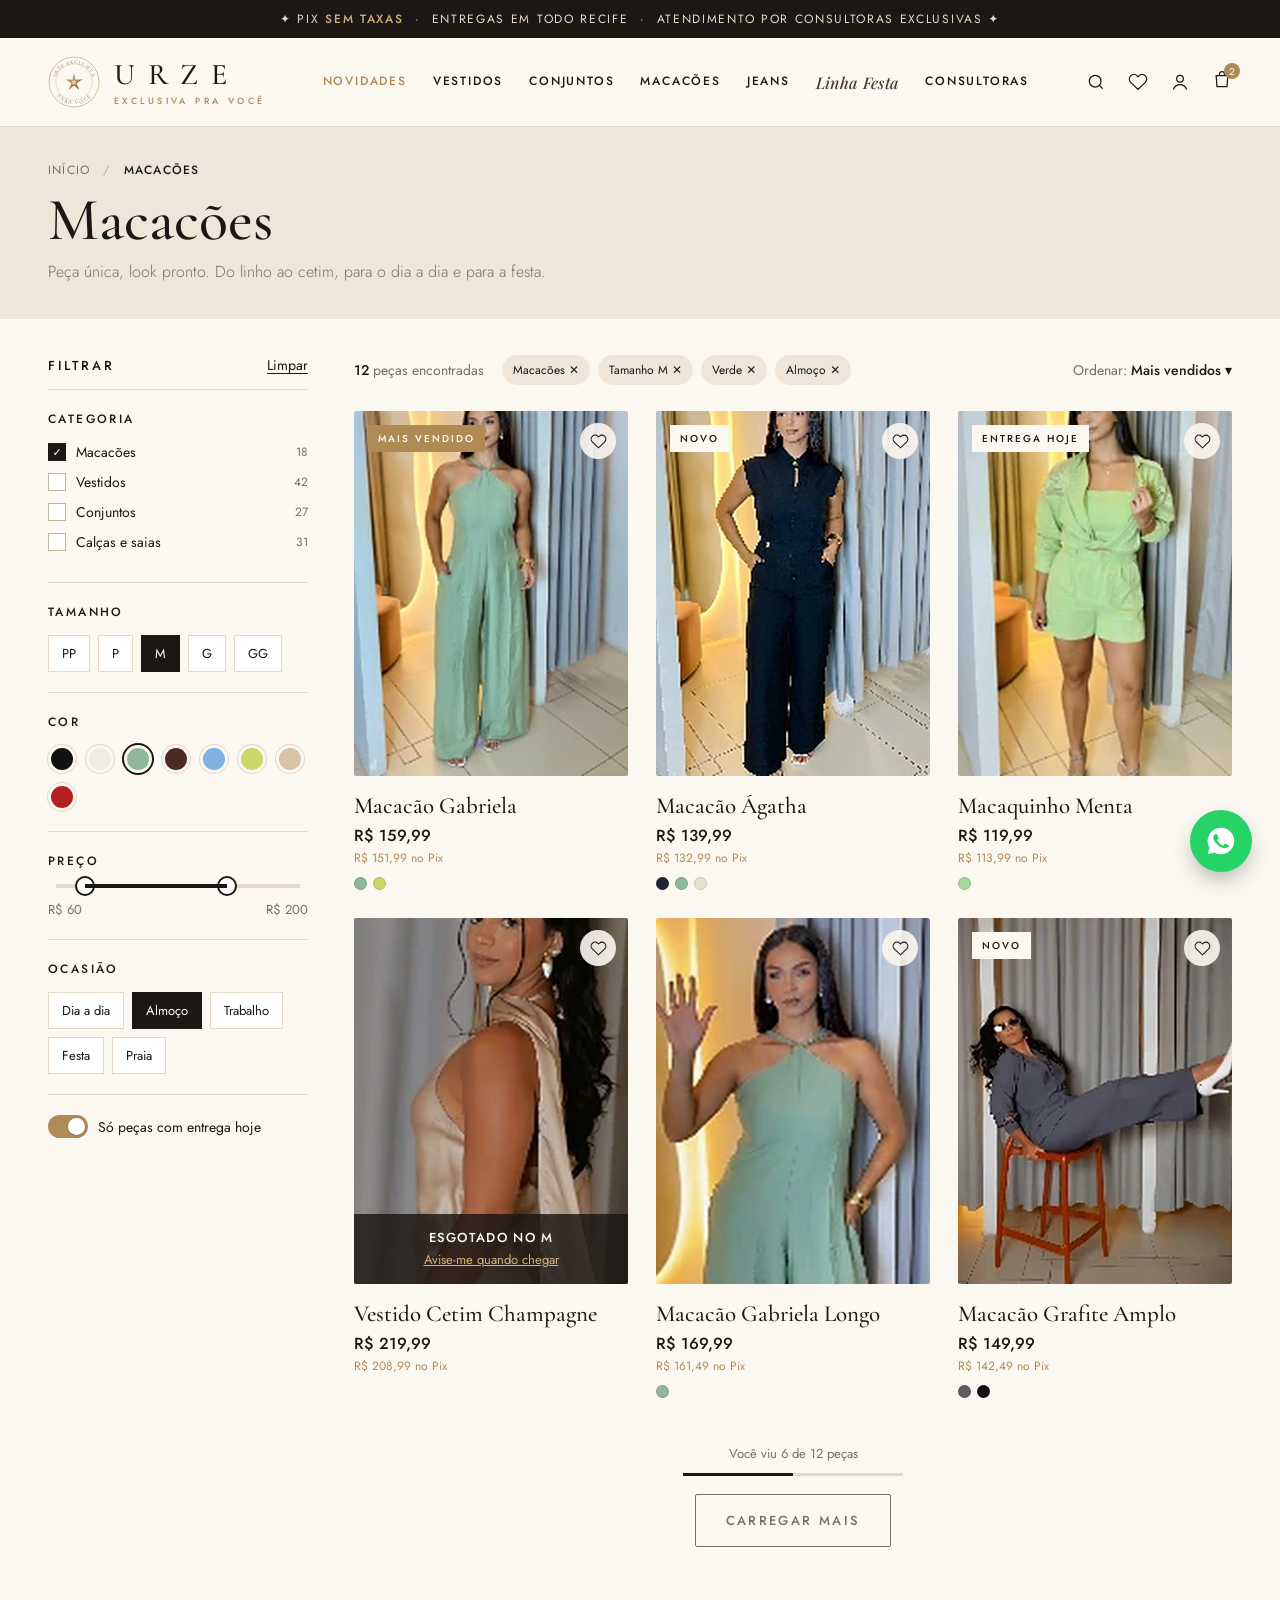
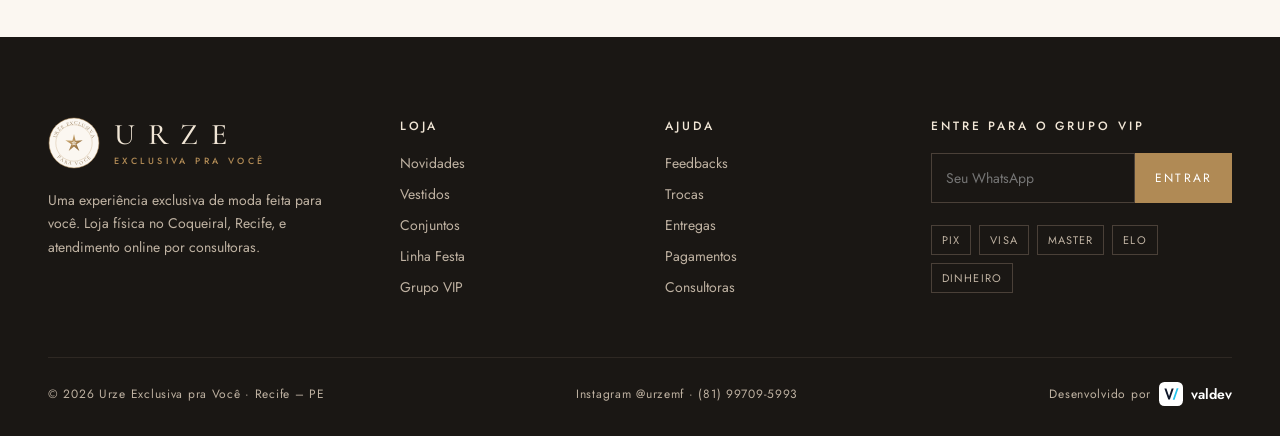
<file: mockup/categoria.html>
<!doctype html>
<html lang="pt-BR">
<head>
<meta charset="utf-8">
<meta name="viewport" content="width=device-width, initial-scale=1">
<title>Macacões | Urze</title>
<link href="https://fonts.googleapis.com/css2?family=Cormorant+Garamond:ital,wght@0,400;0,500;0,600;1,400;1,500&family=Jost:wght@300;400;500;600&family=Playfair+Display:ital,wght@1,600;1,700&display=swap" rel="stylesheet">
<link rel="stylesheet" href="css/site.css">
<link rel="stylesheet" href="css/pages.css">
</head>
<body class="pg-cat">

<svg width="0" height="0" style="position:absolute">
  <defs>
    <linearGradient id="g" x1="0" y1="0" x2="1" y2="1"><stop offset="0" stop-color="#E2C48F"/><stop offset=".5" stop-color="#B08A55"/><stop offset="1" stop-color="#7A5A32"/></linearGradient>
    <symbol id="star" viewBox="-50 -50 100 100">
      <path fill="url(#g)" d="M0-46 L8-12 L44-14 L13 6 L27 40 L0 18 L-27 40 L-13 6 L-44-14 L-8-12Z"/>
      <path fill="#FBF7F1" opacity=".9" d="M0-14 L4-4 L14-4 L6 3 L9 13 L0 7 L-9 13 L-6 3 L-14-4 L-4-4Z"/>
      <circle r="3.5" fill="url(#g)"/>
    </symbol>
    <symbol id="wa" viewBox="0 0 24 24"><path d="M12 2a10 10 0 0 0-8.6 15.1L2 22l5-1.3A10 10 0 1 0 12 2zm5.3 14.1c-.2.6-1.3 1.2-1.8 1.2-.5.1-1 .2-3.4-.7-2.8-1.1-4.6-4-4.8-4.2-.1-.2-1.1-1.5-1.1-2.9s.7-2 1-2.3c.3-.3.6-.3.8-.3h.6c.2 0 .4 0 .6.5l.9 2.1c.1.2.1.4 0 .6l-.4.6-.4.4c-.1.1-.3.3-.1.6.2.3.8 1.3 1.7 2.1 1.2 1 2.1 1.3 2.4 1.5.3.1.5.1.6-.1l.9-1.1c.2-.3.4-.2.7-.1l2 1c.3.1.5.2.5.3.1.2.1.7-.1 1.3z"/></symbol>
    <symbol id="seal" viewBox="0 0 200 200">
      <circle cx="100" cy="100" r="96" fill="#FBF7F1" stroke="#B08A55" stroke-width="2"/>
      <circle cx="100" cy="100" r="70" fill="none" stroke="#B08A55" stroke-width="1"/>
      <path id="arcT" d="M28 100 A72 72 0 0 1 172 100" fill="none"/>
      <path id="arcB" d="M30 100 A70 70 0 0 0 170 100" fill="none"/>
      <text font-family="Cormorant Garamond" font-size="19" letter-spacing="3" fill="#7A5A32"><textPath href="#arcT" startOffset="50%" text-anchor="middle">URZE EXCLUSIVA</textPath></text>
      <text font-family="Cormorant Garamond" font-size="19" letter-spacing="3" fill="#7A5A32"><textPath href="#arcB" startOffset="50%" text-anchor="middle" dominant-baseline="hanging">PARA VOCÊ</textPath></text>
      <use href="#star" x="62" y="62" width="76" height="76"/>
    </symbol>
  </defs>
</svg>

<div class="topbar">✦ Pix <b>sem taxas</b> &nbsp;·&nbsp; Entregas em todo Recife<span class="hide-m"> &nbsp;·&nbsp; Atendimento por consultoras exclusivas</span> ✦</div>

<header>
  <div class="wrap nav">
    <svg class="ico burger" viewBox="0 0 24 24"><path d="M3 7h18M3 12h18M3 17h12"/></svg>
    <a class="brand" href="#"><svg><use href="#seal"/></svg><div class="wm">URZE<small>EXCLUSIVA PRA VOCÊ</small></div></a>
    <nav class="menu">
      <a class="on" href="#">Novidades</a><a href="#">Vestidos</a><a href="#">Conjuntos</a><a href="#">Macacões</a><a href="#">Jeans</a><a class="mfesta" href="#">Linha Festa</a><a href="#">Consultoras</a>
    </nav>
    <div class="icons">
      <svg class="ico hide-m" viewBox="0 0 24 24"><circle cx="11" cy="11" r="7"/><path d="m20 20-3.5-3.5"/></svg>
      <svg class="ico hide-m" viewBox="0 0 24 24"><path d="M20.8 4.6a5.5 5.5 0 0 0-7.8 0L12 5.7l-1-1.1a5.5 5.5 0 1 0-7.8 7.8L12 21l8.8-8.6a5.5 5.5 0 0 0 0-7.8z"/></svg>
      <svg class="ico" viewBox="0 0 24 24"><circle cx="12" cy="8" r="4"/><path d="M4 21c1.5-4 4.5-6 8-6s6.5 2 8 6"/></svg>
      <span class="bag"><svg class="ico" viewBox="0 0 24 24"><path d="M5 8h14l-1 13H6L5 8z"/><path d="M9 8V6a3 3 0 0 1 6 0v2"/></svg><i>2</i></span>
    </div>
  </div>
</header>

<div class="cat-hero"><div class="wrap"><div class="crumbs" style="padding:0 0 10px">Início <i>/</i> <b>Macacões</b></div><h1 class="title">Macacões</h1><p>Peça única, look pronto. Do linho ao cetim, para o dia a dia e para a festa.</p></div></div>
<section class="plp"><div class="wrap plp-grid">
  <aside class="filters"><div class="f-top"><b>Filtrar</b><a href="#" class="u">Limpar</a></div>
<div class="f-blk"><h4>Categoria</h4>
  <label class="cb on"><i>✓</i>Macacões <em>18</em></label><label class="cb"><i></i>Vestidos <em>42</em></label><label class="cb"><i></i>Conjuntos <em>27</em></label><label class="cb"><i></i>Calças e saias <em>31</em></label></div>
<div class="f-blk"><h4>Tamanho</h4><div class="chips"><span>PP</span><span>P</span><span class="on">M</span><span>G</span><span>GG</span></div></div>
<div class="f-blk"><h4>Cor</h4><div class="swatches"><span style="background:#111"></span><span style="background:#F2EDE4"></span><span class="on" style="background:#8FB79A"></span><span style="background:#4A2A22"></span><span style="background:#7FB1E3"></span><span style="background:#C8D86A"></span><span style="background:#D8C3A5"></span><span style="background:#B3201F"></span></div></div>
<div class="f-blk"><h4>Preço</h4><div class="range"><i style="left:12%"></i><i style="left:70%"></i><b style="left:12%;right:30%"></b></div><div class="range-v"><span>R$ 60</span><span>R$ 200</span></div></div>
<div class="f-blk"><h4>Ocasião</h4><div class="chips"><span>Dia a dia</span><span class="on">Almoço</span><span>Trabalho</span><span>Festa</span><span>Praia</span></div></div>
<label class="cb sw-on"><span class="tg on"></span>Só peças com entrega hoje</label>
</aside>
  <div>
    <div class="plp-bar"><span><b>12</b> peças encontradas</span>
      <div class="act-chips"><span>Macacões ✕</span><span>Tamanho M ✕</span><span>Verde ✕</span><span>Almoço ✕</span></div>
      <div class="sort">Ordenar: <b>Mais vendidos ▾</b></div>
      <a class="m-filter" href="#"><svg class="ico" viewBox="0 0 24 24"><path d="M4 6h16M7 12h10M10 18h4"/></svg>Filtrar (4)</a><a class="m-filter" href="#">Ordenar ▾</a>
    </div>
    <div class="grid g3">
      <div class="card"><div class="ph"><img src="img/macacao-gabriela.jpg"><span class="badge g">Mais vendido</span><span class="fav"><svg class="ico" viewBox="0 0 24 24"><path d="M20.8 4.6a5.5 5.5 0 0 0-7.8 0L12 5.7l-1-1.1a5.5 5.5 0 1 0-7.8 7.8L12 21l8.8-8.6a5.5 5.5 0 0 0 0-7.8z"/></svg></span></div><h3>Macacão Gabriela</h3><div class="price"><b>R$ 159,99</b></div><div class="pix">R$ 151,99 no Pix</div><div class="sw"><i style="background:#8FB79A"></i><i style="background:#C8D86A"></i></div></div>
      <div class="card"><div class="ph"><img src="img/macacao-preto.jpg"><span class="badge ">Novo</span><span class="fav"><svg class="ico" viewBox="0 0 24 24"><path d="M20.8 4.6a5.5 5.5 0 0 0-7.8 0L12 5.7l-1-1.1a5.5 5.5 0 1 0-7.8 7.8L12 21l8.8-8.6a5.5 5.5 0 0 0 0-7.8z"/></svg></span></div><h3>Macacão Ágatha</h3><div class="price"><b>R$ 139,99</b></div><div class="pix">R$ 132,99 no Pix</div><div class="sw"><i style="background:#1E2433"></i><i style="background:#8FB79A"></i><i style="background:#E9E1D2"></i></div></div>
      <div class="card"><div class="ph"><img src="img/conjunto-verde.jpg"><span class="badge ">Entrega hoje</span><span class="fav"><svg class="ico" viewBox="0 0 24 24"><path d="M20.8 4.6a5.5 5.5 0 0 0-7.8 0L12 5.7l-1-1.1a5.5 5.5 0 1 0-7.8 7.8L12 21l8.8-8.6a5.5 5.5 0 0 0 0-7.8z"/></svg></span></div><h3>Macaquinho Menta</h3><div class="price"><b>R$ 119,99</b></div><div class="pix">R$ 113,99 no Pix</div><div class="sw"><i style="background:#A8D5A0"></i></div></div>
      <div class="card"><div class="ph"><img src="img/festa-costas.jpg"><span class="fav"><svg class="ico" viewBox="0 0 24 24"><path d="M20.8 4.6a5.5 5.5 0 0 0-7.8 0L12 5.7l-1-1.1a5.5 5.5 0 1 0-7.8 7.8L12 21l8.8-8.6a5.5 5.5 0 0 0 0-7.8z"/></svg></span><div class="soldout"><b>Esgotado no M</b><a href="#">Avise-me quando chegar</a></div></div><h3>Vestido Cetim Champagne</h3><div class="price"><b>R$ 219,99</b></div><div class="pix">R$ 208,99 no Pix</div><div class="sw"></div></div>
      <div class="card"><div class="ph"><img src="img/gabriela-2.jpg"><span class="fav"><svg class="ico" viewBox="0 0 24 24"><path d="M20.8 4.6a5.5 5.5 0 0 0-7.8 0L12 5.7l-1-1.1a5.5 5.5 0 1 0-7.8 7.8L12 21l8.8-8.6a5.5 5.5 0 0 0 0-7.8z"/></svg></span></div><h3>Macacão Gabriela Longo</h3><div class="price"><b>R$ 169,99</b></div><div class="pix">R$ 161,49 no Pix</div><div class="sw"><i style="background:#8FB79A"></i></div></div>
      <div class="card"><div class="ph"><img src="img/conjunto-cinza.jpg"><span class="badge ">Novo</span><span class="fav"><svg class="ico" viewBox="0 0 24 24"><path d="M20.8 4.6a5.5 5.5 0 0 0-7.8 0L12 5.7l-1-1.1a5.5 5.5 0 1 0-7.8 7.8L12 21l8.8-8.6a5.5 5.5 0 0 0 0-7.8z"/></svg></span></div><h3>Macacão Grafite Amplo</h3><div class="price"><b>R$ 149,99</b></div><div class="pix">R$ 142,49 no Pix</div><div class="sw"><i style="background:#5A5D63"></i><i style="background:#111"></i></div></div>
    </div>
    <div class="more-btn"><span>Você viu 6 de 12 peças</span><div class="bar"><i style="width:50%"></i></div><a class="btn btn-line" href="#">Carregar mais</a></div>
  </div>
</div></section>

<div class="overlay"></div>
<div class="sheet">
  <div class="grab"></div>
  <div class="sh-h"><b>Filtrar</b><a href="#" class="u">Limpar tudo</a></div>
  <div class="sh-body">
<div class="f-blk"><h4>Categoria</h4>
  <label class="cb on"><i>✓</i>Macacões <em>18</em></label><label class="cb"><i></i>Vestidos <em>42</em></label><label class="cb"><i></i>Conjuntos <em>27</em></label><label class="cb"><i></i>Calças e saias <em>31</em></label></div>
<div class="f-blk"><h4>Tamanho</h4><div class="chips"><span>PP</span><span>P</span><span class="on">M</span><span>G</span><span>GG</span></div></div>
<div class="f-blk"><h4>Cor</h4><div class="swatches"><span style="background:#111"></span><span style="background:#F2EDE4"></span><span class="on" style="background:#8FB79A"></span><span style="background:#4A2A22"></span><span style="background:#7FB1E3"></span><span style="background:#C8D86A"></span><span style="background:#D8C3A5"></span><span style="background:#B3201F"></span></div></div>
<div class="f-blk"><h4>Preço</h4><div class="range"><i style="left:12%"></i><i style="left:70%"></i><b style="left:12%;right:30%"></b></div><div class="range-v"><span>R$ 60</span><span>R$ 200</span></div></div>
<div class="f-blk"><h4>Ocasião</h4><div class="chips"><span>Dia a dia</span><span class="on">Almoço</span><span>Trabalho</span><span>Festa</span><span>Praia</span></div></div>
<label class="cb sw-on"><span class="tg on"></span>Só peças com entrega hoje</label>
</div>
  <div class="sh-f"><a class="btn btn-dark" href="#">Ver 12 peças</a></div>
</div>

<footer>
  <div class="wrap">
    <div class="fgrid">
      <div><a class="brand" href="#"><svg><use href="#seal"/></svg><div class="wm">URZE<small>EXCLUSIVA PRA VOCÊ</small></div></a><p>Uma experiência exclusiva de moda feita para você. Loja física no Coqueiral, Recife, e atendimento online por consultoras.</p></div>
      <div><h4>Loja</h4><ul><li>Novidades</li><li>Vestidos</li><li>Conjuntos</li><li>Linha Festa</li><li>Grupo VIP</li></ul></div>
      <div><h4>Ajuda</h4><ul><li>Feedbacks</li><li>Trocas</li><li>Entregas</li><li>Pagamentos</li><li>Consultoras</li></ul></div>
      <div><h4>Entre para o Grupo VIP</h4><div class="news"><input placeholder="Seu WhatsApp"><button>Entrar</button></div><div class="pay"><span>PIX</span><span>VISA</span><span>MASTER</span><span>ELO</span><span>DINHEIRO</span></div></div>
    </div>
    <div class="fbot"><span>© 2026 Urze Exclusiva pra Você · Recife – PE</span><span>Instagram @urzemf · (81) 99709-5993</span><a class="dev" href="#">Desenvolvido por <svg viewBox="0 0 40 40"><rect width="40" height="40" rx="9" fill="#fff"/><path d="M9 11l6.5 18h2.6L24.5 11h-3.4l-4.3 12.6L12.4 11z" fill="#0F172A"/><path d="M29.5 10.5h3l-6.6 19h-3z" fill="#22C3EE"/></svg><b>valdev</b></a></div>
  </div>
</footer>

<a class="wafab" href="#"><svg viewBox="0 0 24 24"><path d="M12 2a10 10 0 0 0-8.6 15.1L2 22l5-1.3A10 10 0 1 0 12 2zm5.3 14.1c-.2.6-1.3 1.2-1.8 1.2-.5.1-1 .2-3.4-.7-2.8-1.1-4.6-4-4.8-4.2-.1-.2-1.1-1.5-1.1-2.9s.7-2 1-2.3c.3-.3.6-.3.8-.3h.6c.2 0 .4 0 .6.5l.9 2.1c.1.2.1.4 0 .6l-.4.6-.4.4c-.1.1-.3.3-.1.6.2.3.8 1.3 1.7 2.1 1.2 1 2.1 1.3 2.4 1.5.3.1.5.1.6-.1l.9-1.1c.2-.3.4-.2.7-.1l2 1c.3.1.5.2.5.3.1.2.1.7-.1 1.3z"/></svg></a>
</body>
</html>
</file>
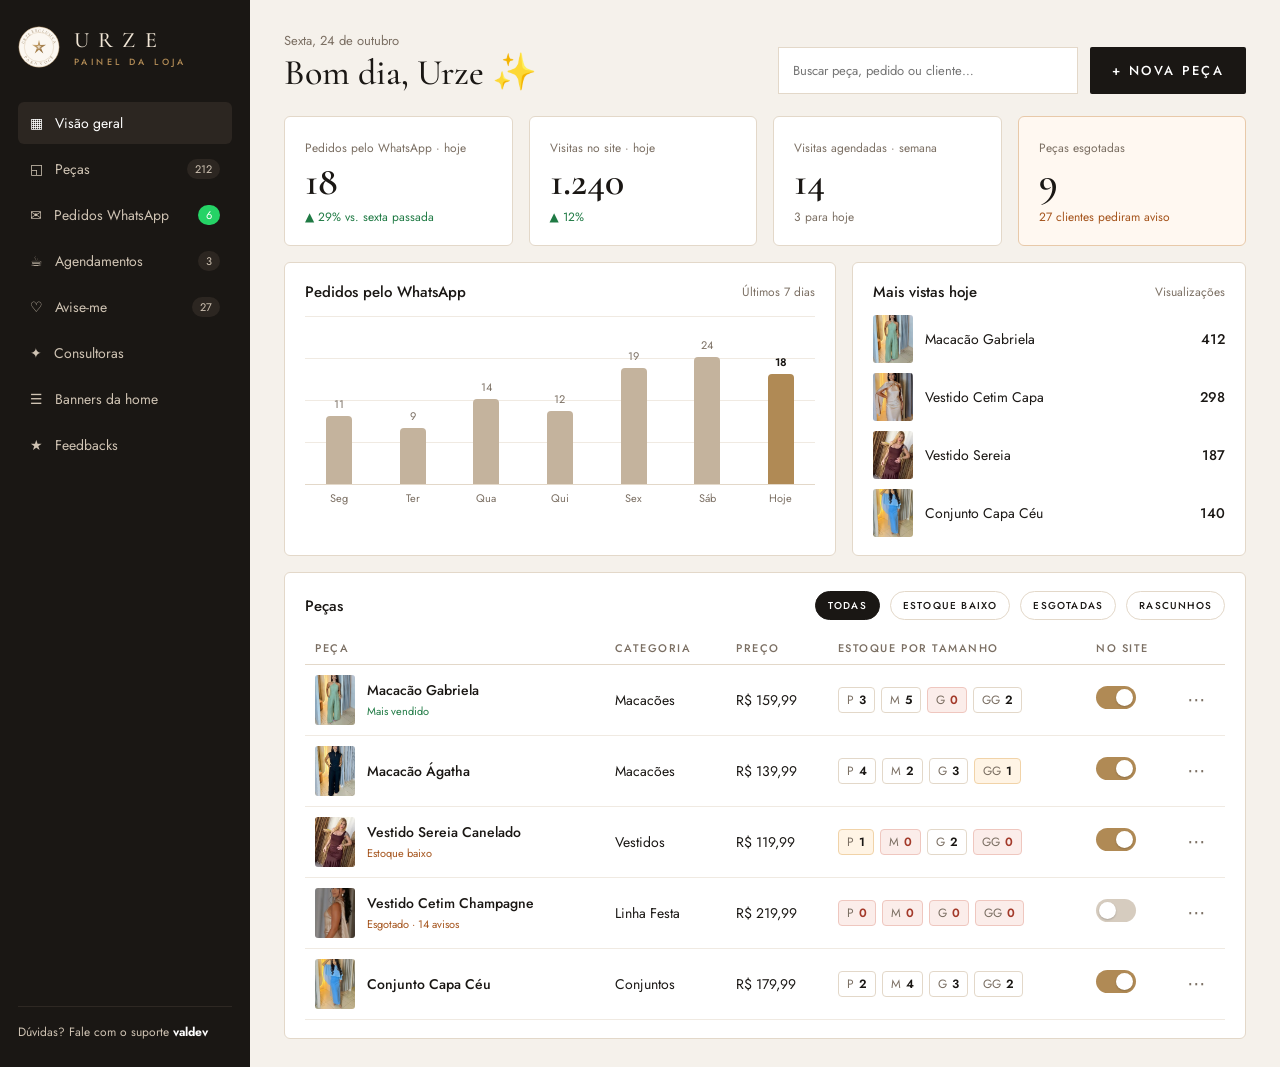
<file: mockup/painel.html>
<!doctype html><html lang="pt-BR"><head><meta charset="utf-8"><meta name="viewport" content="width=device-width, initial-scale=1">
<title>Painel | Urze</title>
<link href="https://fonts.googleapis.com/css2?family=Cormorant+Garamond:wght@500;600&family=Jost:wght@300;400;500;600&family=Playfair+Display:ital,wght@1,600&display=swap" rel="stylesheet">
<link rel="stylesheet" href="css/site.css"><link rel="stylesheet" href="css/pages.css"></head>
<body class="adm">
<svg width="0" height="0" style="position:absolute">
  <defs>
    <linearGradient id="g" x1="0" y1="0" x2="1" y2="1"><stop offset="0" stop-color="#E2C48F"/><stop offset=".5" stop-color="#B08A55"/><stop offset="1" stop-color="#7A5A32"/></linearGradient>
    <symbol id="star" viewBox="-50 -50 100 100">
      <path fill="url(#g)" d="M0-46 L8-12 L44-14 L13 6 L27 40 L0 18 L-27 40 L-13 6 L-44-14 L-8-12Z"/>
      <path fill="#FBF7F1" opacity=".9" d="M0-14 L4-4 L14-4 L6 3 L9 13 L0 7 L-9 13 L-6 3 L-14-4 L-4-4Z"/>
      <circle r="3.5" fill="url(#g)"/>
    </symbol>
    <symbol id="wa" viewBox="0 0 24 24"><path d="M12 2a10 10 0 0 0-8.6 15.1L2 22l5-1.3A10 10 0 1 0 12 2zm5.3 14.1c-.2.6-1.3 1.2-1.8 1.2-.5.1-1 .2-3.4-.7-2.8-1.1-4.6-4-4.8-4.2-.1-.2-1.1-1.5-1.1-2.9s.7-2 1-2.3c.3-.3.6-.3.8-.3h.6c.2 0 .4 0 .6.5l.9 2.1c.1.2.1.4 0 .6l-.4.6-.4.4c-.1.1-.3.3-.1.6.2.3.8 1.3 1.7 2.1 1.2 1 2.1 1.3 2.4 1.5.3.1.5.1.6-.1l.9-1.1c.2-.3.4-.2.7-.1l2 1c.3.1.5.2.5.3.1.2.1.7-.1 1.3z"/></symbol>
    <symbol id="seal" viewBox="0 0 200 200">
      <circle cx="100" cy="100" r="96" fill="#FBF7F1" stroke="#B08A55" stroke-width="2"/>
      <circle cx="100" cy="100" r="70" fill="none" stroke="#B08A55" stroke-width="1"/>
      <path id="arcT" d="M28 100 A72 72 0 0 1 172 100" fill="none"/>
      <path id="arcB" d="M30 100 A70 70 0 0 0 170 100" fill="none"/>
      <text font-family="Cormorant Garamond" font-size="19" letter-spacing="3" fill="#7A5A32"><textPath href="#arcT" startOffset="50%" text-anchor="middle">URZE EXCLUSIVA</textPath></text>
      <text font-family="Cormorant Garamond" font-size="19" letter-spacing="3" fill="#7A5A32"><textPath href="#arcB" startOffset="50%" text-anchor="middle" dominant-baseline="hanging">PARA VOCÊ</textPath></text>
      <use href="#star" x="62" y="62" width="76" height="76"/>
    </symbol>
  </defs>
</svg>
<aside class="adm-side">
  <div class="brand"><svg><use href="#seal"/></svg><div class="wm">URZE<small>PAINEL DA LOJA</small></div></div>
  <nav>
    <a class="on">▦ <span>Visão geral</span></a><a>◱ <span>Peças</span><em>212</em></a><a>✉ <span>Pedidos WhatsApp</span><em class="hot">6</em></a><a>☕ <span>Agendamentos</span><em>3</em></a><a>♡ <span>Avise-me</span><em>27</em></a><a>✦ <span>Consultoras</span></a><a>☰ <span>Banners da home</span></a><a>★ <span>Feedbacks</span></a>
  </nav>
  <div class="adm-help">Dúvidas? Fale com o suporte <b>valdev</b></div>
</aside>
<main class="adm-main">
  <div class="adm-top"><div><small>Sexta, 24 de outubro</small><h1>Bom dia, Urze ✨</h1></div><div class="adm-act"><input placeholder="Buscar peça, pedido ou cliente…"><a class="btn btn-dark" href="#">+ Nova peça</a></div></div>
  <div class="kpis">
    <div class="kpi"><small>Pedidos pelo WhatsApp · hoje</small><b>18</b><span class="up">▲ 29% vs. sexta passada</span></div>
    <div class="kpi"><small>Visitas no site · hoje</small><b>1.240</b><span class="up">▲ 12%</span></div>
    <div class="kpi"><small>Visitas agendadas · semana</small><b>14</b><span>3 para hoje</span></div>
    <div class="kpi warn"><small>Peças esgotadas</small><b>9</b><span>27 clientes pediram aviso</span></div>
  </div>
  <div class="adm-row">
    <div class="panel"><div class="p-h"><b>Pedidos pelo WhatsApp</b><span>Últimos 7 dias</span></div><div class="bars"><div class="b"><em>11</em><i style="height:46%"></i><span>Seg</span></div><div class="b"><em>9</em><i style="height:38%"></i><span>Ter</span></div><div class="b"><em>14</em><i style="height:58%"></i><span>Qua</span></div><div class="b"><em>12</em><i style="height:50%"></i><span>Qui</span></div><div class="b"><em>19</em><i style="height:79%"></i><span>Sex</span></div><div class="b"><em>24</em><i style="height:100%"></i><span>Sáb</span></div><div class="b now"><em>18</em><i style="height:75%"></i><span>Hoje</span></div></div></div>
    <div class="panel"><div class="p-h"><b>Mais vistas hoje</b><span>Visualizações</span></div>
      <div class="top">
        <div><img src="img/macacao-gabriela.jpg"><span>Macacão Gabriela</span><b>412</b></div>
        <div><img src="img/festa-cetim.jpg"><span>Vestido Cetim Capa</span><b>298</b></div>
        <div><img src="img/vestido-marrom.jpg"><span>Vestido Sereia</span><b>187</b></div>
        <div><img src="img/conjunto-azul.jpg"><span>Conjunto Capa Céu</span><b>140</b></div>
      </div></div>
  </div>
  <div class="panel">
    <div class="p-h"><b>Peças</b><div class="tabs sm"><a class="on">Todas</a><a>Estoque baixo</a><a>Esgotadas</a><a>Rascunhos</a></div></div>
    <table class="tbl"><thead><tr><th>Peça</th><th>Categoria</th><th>Preço</th><th>Estoque por tamanho</th><th>No site</th><th></th></tr></thead>
    <tbody><tr><td><div class="pn"><img src="img/macacao-gabriela.jpg"><div><b>Macacão Gabriela</b><small class="note">Mais vendido</small></div></div></td><td>Macacões</td><td>R$ 159,99</td><td><div class="stk"><span class="">P<b>3</b></span><span class="">M<b>5</b></span><span class="z">G<b>0</b></span><span class="">GG<b>2</b></span></div></td><td><span class="tg on"></span></td><td class="dots3">⋯</td></tr><tr><td><div class="pn"><img src="img/macacao-preto.jpg"><div><b>Macacão Ágatha</b></div></div></td><td>Macacões</td><td>R$ 139,99</td><td><div class="stk"><span class="">P<b>4</b></span><span class="">M<b>2</b></span><span class="">G<b>3</b></span><span class="lo">GG<b>1</b></span></div></td><td><span class="tg on"></span></td><td class="dots3">⋯</td></tr><tr><td><div class="pn"><img src="img/vestido-marrom.jpg"><div><b>Vestido Sereia Canelado</b><small class="note bad">Estoque baixo</small></div></div></td><td>Vestidos</td><td>R$ 119,99</td><td><div class="stk"><span class="lo">P<b>1</b></span><span class="z">M<b>0</b></span><span class="">G<b>2</b></span><span class="z">GG<b>0</b></span></div></td><td><span class="tg on"></span></td><td class="dots3">⋯</td></tr><tr><td><div class="pn"><img src="img/festa-costas.jpg"><div><b>Vestido Cetim Champagne</b><small class="note bad">Esgotado · 14 avisos</small></div></div></td><td>Linha Festa</td><td>R$ 219,99</td><td><div class="stk"><span class="z">P<b>0</b></span><span class="z">M<b>0</b></span><span class="z">G<b>0</b></span><span class="z">GG<b>0</b></span></div></td><td><span class="tg"></span></td><td class="dots3">⋯</td></tr><tr><td><div class="pn"><img src="img/conjunto-azul.jpg"><div><b>Conjunto Capa Céu</b></div></div></td><td>Conjuntos</td><td>R$ 179,99</td><td><div class="stk"><span class="">P<b>2</b></span><span class="">M<b>4</b></span><span class="">G<b>3</b></span><span class="">GG<b>2</b></span></div></td><td><span class="tg on"></span></td><td class="dots3">⋯</td></tr></tbody></table>
  </div>
</main>

<div class="adm-m">
  <div class="am-top"><span>‹</span><b>Nova peça</b><a>Salvar rascunho</a></div>
  <div class="am-body">
    <div class="up-row"><div class="up add">＋<small>Foto ou vídeo</small></div><div class="up"><img src="img/vestido-verde.jpg"><i>Capa</i></div><div class="up"><img src="img/vestido-verde.jpg" style="transform:scale(1.8);transform-origin:50% 30%"></div></div>
    <label class="fld"><span>Nome da peça</span><input value="Vestido Lima Frente Única"></label>
    <div class="two"><label class="fld"><span>Preço</span><input value="R$ 149,99"></label><label class="fld"><span>Preço no Pix</span><input value="R$ 142,49"></label></div>
    <label class="fld"><span>Categoria</span><input value="Vestidos  ▾"></label>
    <div class="fld"><span>Estoque por tamanho</span><div class="stk-ed"><div>P<b>2</b></div><div>M<b>4</b></div><div>G<b>3</b></div><div>GG<b>0</b></div></div></div>
    <div class="fld"><span>Cores</span><div class="swatches"><span class="on" style="background:#C8D86A"></span><span style="background:#8FB79A"></span><span class="add">＋</span></div></div>
    <label class="tgl"><span class="tg on"></span>Mostrar em “Novidades da semana”</label>
    <label class="tgl"><span class="tg on"></span>Avisar o Grupo VIP quando publicar</label>
  </div>
  <div class="am-foot"><a class="btn btn-dark" href="#">Publicar no site</a></div>
</div>
</body></html>
</file>
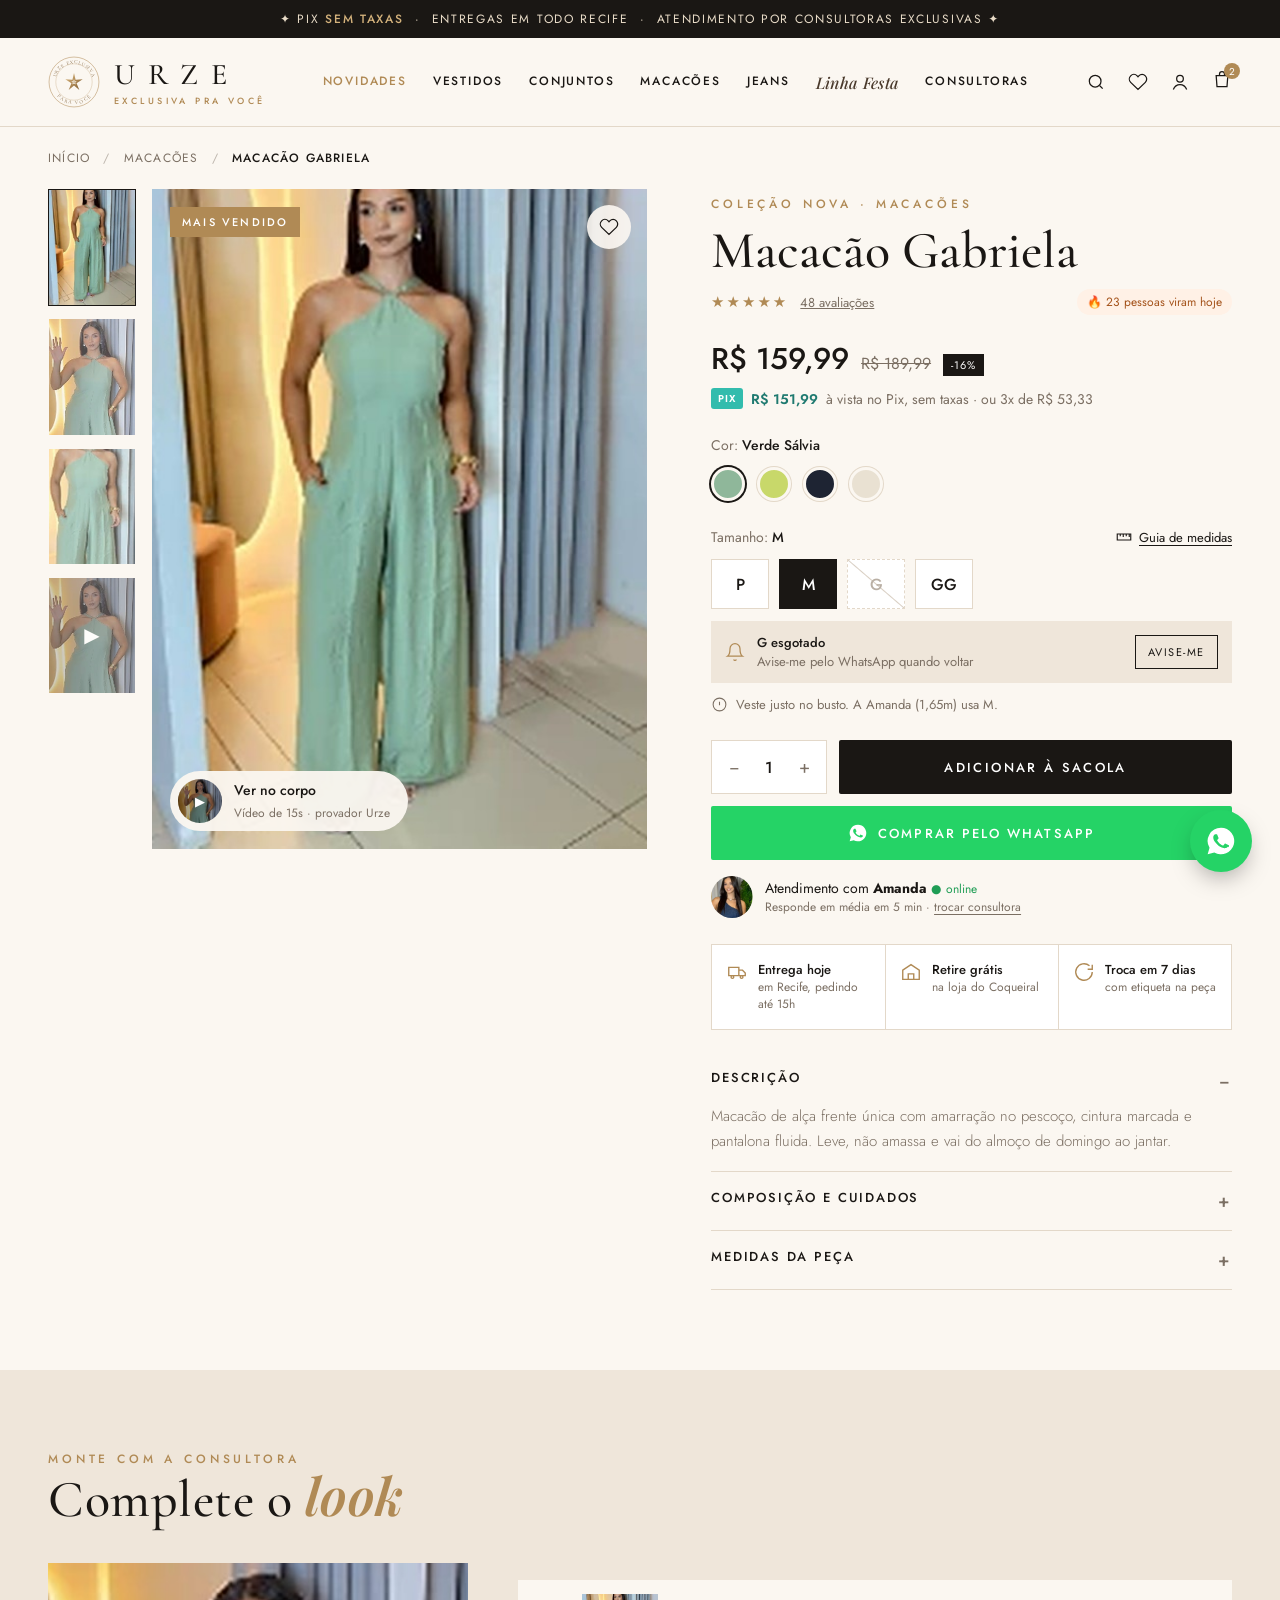
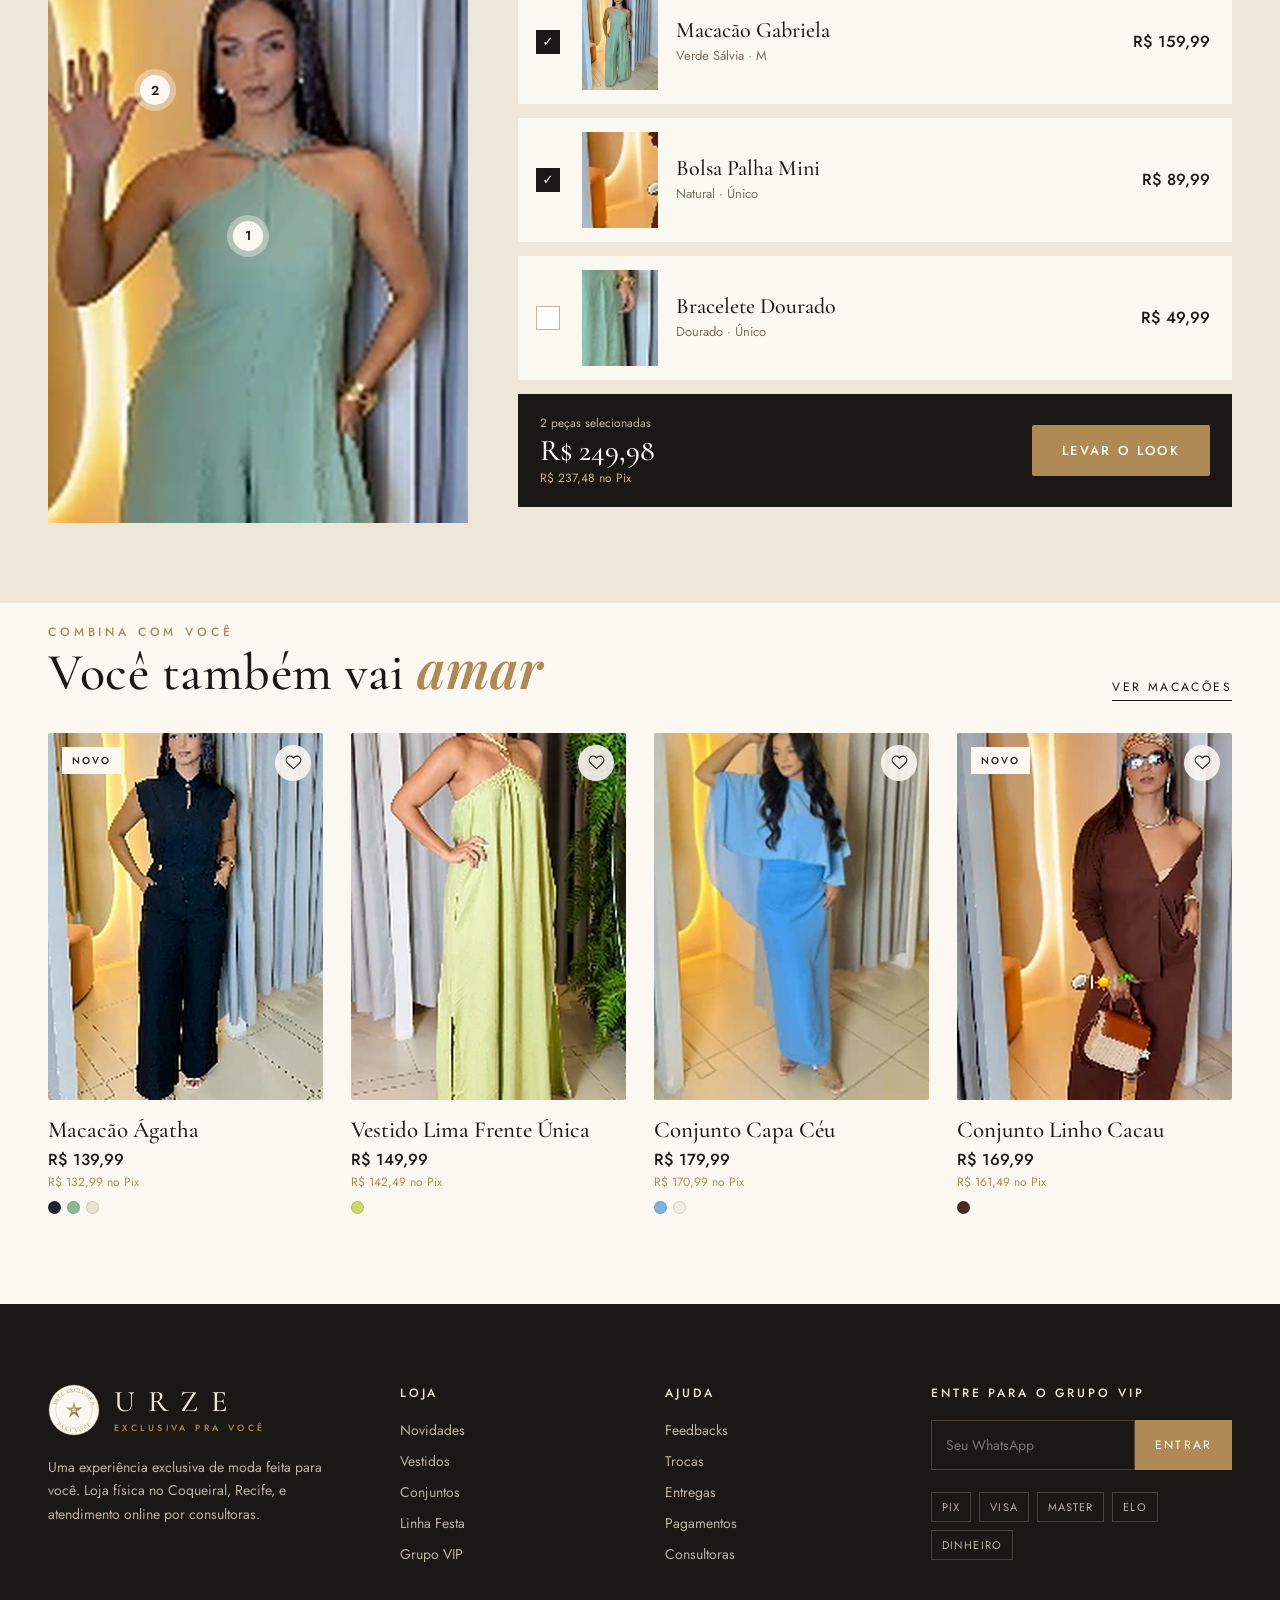
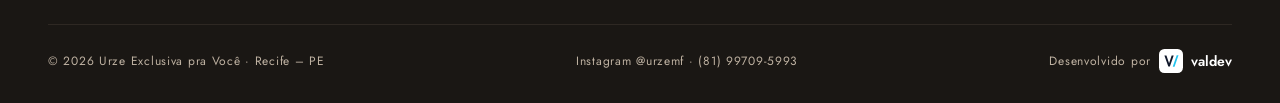
<file: mockup/produto.html>
<!doctype html>
<html lang="pt-BR">
<head>
<meta charset="utf-8">
<meta name="viewport" content="width=device-width, initial-scale=1">
<title>Macacão Gabriela | Urze</title>
<link href="https://fonts.googleapis.com/css2?family=Cormorant+Garamond:ital,wght@0,400;0,500;0,600;1,400;1,500&family=Jost:wght@300;400;500;600&family=Playfair+Display:ital,wght@1,600;1,700&display=swap" rel="stylesheet">
<link rel="stylesheet" href="css/site.css">
<link rel="stylesheet" href="css/pages.css">
</head>
<body class="pg-produto">

<svg width="0" height="0" style="position:absolute">
  <defs>
    <linearGradient id="g" x1="0" y1="0" x2="1" y2="1"><stop offset="0" stop-color="#E2C48F"/><stop offset=".5" stop-color="#B08A55"/><stop offset="1" stop-color="#7A5A32"/></linearGradient>
    <symbol id="star" viewBox="-50 -50 100 100">
      <path fill="url(#g)" d="M0-46 L8-12 L44-14 L13 6 L27 40 L0 18 L-27 40 L-13 6 L-44-14 L-8-12Z"/>
      <path fill="#FBF7F1" opacity=".9" d="M0-14 L4-4 L14-4 L6 3 L9 13 L0 7 L-9 13 L-6 3 L-14-4 L-4-4Z"/>
      <circle r="3.5" fill="url(#g)"/>
    </symbol>
    <symbol id="wa" viewBox="0 0 24 24"><path d="M12 2a10 10 0 0 0-8.6 15.1L2 22l5-1.3A10 10 0 1 0 12 2zm5.3 14.1c-.2.6-1.3 1.2-1.8 1.2-.5.1-1 .2-3.4-.7-2.8-1.1-4.6-4-4.8-4.2-.1-.2-1.1-1.5-1.1-2.9s.7-2 1-2.3c.3-.3.6-.3.8-.3h.6c.2 0 .4 0 .6.5l.9 2.1c.1.2.1.4 0 .6l-.4.6-.4.4c-.1.1-.3.3-.1.6.2.3.8 1.3 1.7 2.1 1.2 1 2.1 1.3 2.4 1.5.3.1.5.1.6-.1l.9-1.1c.2-.3.4-.2.7-.1l2 1c.3.1.5.2.5.3.1.2.1.7-.1 1.3z"/></symbol>
    <symbol id="seal" viewBox="0 0 200 200">
      <circle cx="100" cy="100" r="96" fill="#FBF7F1" stroke="#B08A55" stroke-width="2"/>
      <circle cx="100" cy="100" r="70" fill="none" stroke="#B08A55" stroke-width="1"/>
      <path id="arcT" d="M28 100 A72 72 0 0 1 172 100" fill="none"/>
      <path id="arcB" d="M30 100 A70 70 0 0 0 170 100" fill="none"/>
      <text font-family="Cormorant Garamond" font-size="19" letter-spacing="3" fill="#7A5A32"><textPath href="#arcT" startOffset="50%" text-anchor="middle">URZE EXCLUSIVA</textPath></text>
      <text font-family="Cormorant Garamond" font-size="19" letter-spacing="3" fill="#7A5A32"><textPath href="#arcB" startOffset="50%" text-anchor="middle" dominant-baseline="hanging">PARA VOCÊ</textPath></text>
      <use href="#star" x="62" y="62" width="76" height="76"/>
    </symbol>
  </defs>
</svg>

<div class="topbar">✦ Pix <b>sem taxas</b> &nbsp;·&nbsp; Entregas em todo Recife<span class="hide-m"> &nbsp;·&nbsp; Atendimento por consultoras exclusivas</span> ✦</div>

<header>
  <div class="wrap nav">
    <svg class="ico burger" viewBox="0 0 24 24"><path d="M3 7h18M3 12h18M3 17h12"/></svg>
    <a class="brand" href="#"><svg><use href="#seal"/></svg><div class="wm">URZE<small>EXCLUSIVA PRA VOCÊ</small></div></a>
    <nav class="menu">
      <a class="on" href="#">Novidades</a><a href="#">Vestidos</a><a href="#">Conjuntos</a><a href="#">Macacões</a><a href="#">Jeans</a><a class="mfesta" href="#">Linha Festa</a><a href="#">Consultoras</a>
    </nav>
    <div class="icons">
      <svg class="ico hide-m" viewBox="0 0 24 24"><circle cx="11" cy="11" r="7"/><path d="m20 20-3.5-3.5"/></svg>
      <svg class="ico hide-m" viewBox="0 0 24 24"><path d="M20.8 4.6a5.5 5.5 0 0 0-7.8 0L12 5.7l-1-1.1a5.5 5.5 0 1 0-7.8 7.8L12 21l8.8-8.6a5.5 5.5 0 0 0 0-7.8z"/></svg>
      <svg class="ico" viewBox="0 0 24 24"><circle cx="12" cy="8" r="4"/><path d="M4 21c1.5-4 4.5-6 8-6s6.5 2 8 6"/></svg>
      <span class="bag"><svg class="ico" viewBox="0 0 24 24"><path d="M5 8h14l-1 13H6L5 8z"/><path d="M9 8V6a3 3 0 0 1 6 0v2"/></svg><i>2</i></span>
    </div>
  </div>
</header>

<div class="wrap crumbs">Início <i>/</i> Macacões <i>/</i> <b>Macacão Gabriela</b></div>
<section class="pdp">
  <div class="wrap pdp-grid">
    <div class="gallery">
      <div class="thumbs">
        <div class="on"><img src="img/macacao-gabriela.jpg"></div>
        <div><img src="img/gabriela-2.jpg"></div>
        <div><img src="img/macacao-gabriela.jpg" style="transform:scale(2);transform-origin:50% 30%"></div>
        <div class="vid"><img src="img/gabriela-2.jpg"><span>▶</span></div>
      </div>
      <div class="main">
        <img src="img/macacao-gabriela.jpg">
        <span class="badge g">Mais vendido</span>
        <span class="fav"><svg class="ico" viewBox="0 0 24 24"><path d="M20.8 4.6a5.5 5.5 0 0 0-7.8 0L12 5.7l-1-1.1a5.5 5.5 0 1 0-7.8 7.8L12 21l8.8-8.6a5.5 5.5 0 0 0 0-7.8z"/></svg></span>
        <div class="reel"><div class="reel-ph"><img src="img/gabriela-2.jpg"><span>▶</span></div><div><b>Ver no corpo</b><small>Vídeo de 15s · provador Urze</small></div></div>
        <div class="gdots"><i class="on"></i><i></i><i></i><i></i></div>
      </div>
    </div>
    <div class="buy">
      <div class="eyebrow">Coleção nova · Macacões</div>
      <h1>Macacão Gabriela</h1>
      <div class="rev"><span class="stars">★★★★★</span><a href="#">48 avaliações</a><span class="views">🔥 23 pessoas viram hoje</span></div>
      <div class="pp"><b>R$ 159,99</b><s>R$ 189,99</s><span class="off">-16%</span></div>
      <div class="pix-line"><span class="pix-tag">PIX</span><b>R$ 151,99</b> à vista no Pix, sem taxas · ou 3x de R$ 53,33</div>
      <div class="opt-h"><span>Cor: <b>Verde Sálvia</b></span></div>
      <div class="colors"><span class="on" style="background:#8FB79A"></span><span style="background:#C8D86A"></span><span style="background:#1E2433"></span><span style="background:#E9E1D2"></span></div>
      
<div class="opt-h"><span>Tamanho: <b>M</b></span><a href="#" class="u"><svg class="ico" viewBox="0 0 24 24"><path d="M3 8h18v8H3zM7 8v3M11 8v4M15 8v3M19 8v4"/></svg>Guia de medidas</a></div>
<div class="sizes"><span>P</span><span class="on">M</span><span class="out">G</span><span>GG</span></div>
<div class="notify"><svg class="ico" viewBox="0 0 24 24"><path d="M6 8a6 6 0 0 1 12 0c0 7 3 9 3 9H3s3-2 3-9M10.3 21a1.9 1.9 0 0 0 3.4 0"/></svg><div><b>G esgotado</b><span>Avise-me pelo WhatsApp quando voltar</span></div><a href="#">Avise-me</a></div>
<div class="fit"><svg class="ico" viewBox="0 0 24 24"><circle cx="12" cy="12" r="9"/><path d="M12 8v5M12 16h.01"/></svg>Veste justo no busto. A Amanda (1,65m) usa M.</div>

      <div class="actions">
        <div class="qty"><span>−</span><b>1</b><span>+</span></div>
        <a class="btn btn-dark" href="#">Adicionar à sacola</a>
      </div>
      <a class="btn-wa" href="#"><svg class="wa-i" viewBox="0 0 24 24"><use href="#wa"/></svg>Comprar pelo WhatsApp</a>
      <div class="with"><img src="img/amanda.jpg"><div>Atendimento com <b>Amanda</b> <span class="on-dot">● online</span><small>Responde em média em 5 min · <a href="#" class="u">trocar consultora</a></small></div></div>
      <div class="perks">
        <div><svg class="ico" viewBox="0 0 24 24"><path d="M3 7h11v9H3zM14 10h4l3 3v3h-7"/><circle cx="7" cy="17.5" r="1.5"/><circle cx="17" cy="17.5" r="1.5"/></svg><span><b>Entrega hoje</b>em Recife, pedindo até 15h</span></div>
        <div><svg class="ico" viewBox="0 0 24 24"><path d="M3 10l9-6 9 6v10H3zM9 20v-6h6v6"/></svg><span><b>Retire grátis</b>na loja do Coqueiral</span></div>
        <div><svg class="ico" viewBox="0 0 24 24"><path d="M21 12a9 9 0 1 1-3-6.7M21 4v5h-5"/></svg><span><b>Troca em 7 dias</b>com etiqueta na peça</span></div>
      </div>
      <div class="acc">
        <details open><summary>Descrição</summary><p>Macacão de alça frente única com amarração no pescoço, cintura marcada e pantalona fluida. Leve, não amassa e vai do almoço de domingo ao jantar.</p></details>
        <details><summary>Composição e cuidados</summary></details>
        <details><summary>Medidas da peça</summary></details>
      </div>
    </div>
  </div>
</section>

<section class="look">
  <div class="wrap">
    <div class="sec-head"><div><div class="eyebrow">Monte com a consultora</div><h2 class="title">Complete o <em>look</em></h2></div></div>
    <div class="look-row">
      <div class="look-main"><img src="img/gabriela-2.jpg"><span class="pin" style="left:44%;top:46%">1</span><span class="pin" style="left:22%;top:20%">2</span></div>
      <div class="look-items">
        <label class="li"><span class="ck on">✓</span><img src="img/macacao-gabriela.jpg"><div><b>Macacão Gabriela</b><small>Verde Sálvia · M</small></div><em>R$ 159,99</em></label>
        <label class="li"><span class="ck on">✓</span><span class="zoom"><img src="img/conjunto-marrom.jpg" style="transform:scale(3.2);transform-origin:22% 72%"></span><div><b>Bolsa Palha Mini</b><small>Natural · Único</small></div><em>R$ 89,99</em></label>
        <label class="li"><span class="ck">✓</span><span class="zoom"><img src="img/macacao-gabriela.jpg" style="transform:scale(4.5);transform-origin:64% 50%"></span><div><b>Bracelete Dourado</b><small>Dourado · Único</small></div><em>R$ 49,99</em></label>
        <div class="look-tot"><div><small>2 peças selecionadas</small><b>R$ 249,98</b><span>R$ 237,48 no Pix</span></div><a class="btn btn-dark" href="#">Levar o look</a></div>
      </div>
    </div>
  </div>
</section>

<section class="products" style="padding-top:20px">
  <div class="wrap">
    <div class="sec-head"><div><div class="eyebrow">Combina com você</div><h2 class="title">Você também vai <em>amar</em></h2></div><a class="more" href="#">Ver macacões</a></div>
    <div class="grid">
      <div class="card"><div class="ph"><img src="img/macacao-preto.jpg"><span class="badge ">Novo</span><span class="fav"><svg class="ico" viewBox="0 0 24 24"><path d="M20.8 4.6a5.5 5.5 0 0 0-7.8 0L12 5.7l-1-1.1a5.5 5.5 0 1 0-7.8 7.8L12 21l8.8-8.6a5.5 5.5 0 0 0 0-7.8z"/></svg></span></div><h3>Macacão Ágatha</h3><div class="price"><b>R$ 139,99</b></div><div class="pix">R$ 132,99 no Pix</div><div class="sw"><i style="background:#1E2433"></i><i style="background:#8FB79A"></i><i style="background:#E9E1D2"></i></div></div>
      <div class="card"><div class="ph"><img src="img/vestido-verde.jpg"><span class="fav"><svg class="ico" viewBox="0 0 24 24"><path d="M20.8 4.6a5.5 5.5 0 0 0-7.8 0L12 5.7l-1-1.1a5.5 5.5 0 1 0-7.8 7.8L12 21l8.8-8.6a5.5 5.5 0 0 0 0-7.8z"/></svg></span></div><h3>Vestido Lima Frente Única</h3><div class="price"><b>R$ 149,99</b></div><div class="pix">R$ 142,49 no Pix</div><div class="sw"><i style="background:#C8D86A"></i></div></div>
      <div class="card"><div class="ph"><img src="img/conjunto-azul.jpg"><span class="fav"><svg class="ico" viewBox="0 0 24 24"><path d="M20.8 4.6a5.5 5.5 0 0 0-7.8 0L12 5.7l-1-1.1a5.5 5.5 0 1 0-7.8 7.8L12 21l8.8-8.6a5.5 5.5 0 0 0 0-7.8z"/></svg></span></div><h3>Conjunto Capa Céu</h3><div class="price"><b>R$ 179,99</b></div><div class="pix">R$ 170,99 no Pix</div><div class="sw"><i style="background:#7FB1E3"></i><i style="background:#F2EDE4"></i></div></div>
      <div class="card"><div class="ph"><img src="img/conjunto-marrom.jpg"><span class="badge ">Novo</span><span class="fav"><svg class="ico" viewBox="0 0 24 24"><path d="M20.8 4.6a5.5 5.5 0 0 0-7.8 0L12 5.7l-1-1.1a5.5 5.5 0 1 0-7.8 7.8L12 21l8.8-8.6a5.5 5.5 0 0 0 0-7.8z"/></svg></span></div><h3>Conjunto Linho Cacau</h3><div class="price"><b>R$ 169,99</b></div><div class="pix">R$ 161,49 no Pix</div><div class="sw"><i style="background:#4A2A22"></i></div></div>
    </div>
  </div>
</section>

<div class="sticky-buy"><div><small>Macacão Gabriela · M</small><b>R$ 151,99 <span>no Pix</span></b></div><a class="btn-wa" href="#"><svg class="wa-i" viewBox="0 0 24 24"><use href="#wa"/></svg>Comprar</a></div>

<div class="overlay"></div>
<aside class="drawer">
  <div class="dr-h"><h3>Sua sacola <span>(2)</span></h3><span class="x">✕</span></div>
  <div class="dr-ok">✓ Macacão Gabriela adicionado</div>
  <div class="dr-items">
    <div class="it"><img src="img/macacao-gabriela.jpg"><div class="it-tx"><b>Macacão Gabriela</b><small>Verde Sálvia · M</small><div class="qty sm"><span>−</span><b>1</b><span>+</span></div></div><div class="it-p"><b>R$ 159,99</b><a href="#">Remover</a></div></div>
    <div class="it"><img src="img/tomara-que-caia.jpg"><div class="it-tx"><b>Top Animal Print</b><small>Onça · P</small><div class="qty sm"><span>−</span><b>1</b><span>+</span></div></div><div class="it-p"><b>R$ 89,99</b><a href="#">Remover</a></div></div>
  </div>
  <div class="dr-sec">
    <div class="dr-l">Como quer receber?</div>
    <div class="ship">
      <label class="on"><span class="rd"></span><div><b>Motoboy hoje</b><small>Coqueiral → Boa Viagem</small></div><em>R$ 12,00</em></label>
      <label><span class="rd"></span><div><b>Retirar na loja</b><small>R. Guanabara, 34 · a partir das 14h</small></div><em class="free">Grátis</em></label>
    </div>
    <div class="cep"><input value="Boa Viagem, Recife"><a href="#">Alterar</a></div>
  </div>
  <div class="dr-sec">
    <div class="dr-l">Sua consultora</div>
    <div class="who"><img src="img/amanda.jpg"><div><b>Amanda</b><small>● online · responde em ~5 min</small></div><a href="#" class="u">Trocar</a></div>
  </div>
  <div class="dr-sum">
    <div><span>Subtotal</span><span>R$ 249,98</span></div>
    <div><span>Entrega</span><span>R$ 12,00</span></div>
    <div class="pixd"><span>Desconto Pix (5%)</span><span>− R$ 12,50</span></div>
    <div class="tot"><span>Total no Pix</span><b>R$ 249,48</b></div>
  </div>
  <a class="btn-wa big" href="#"><svg class="wa-i" viewBox="0 0 24 24"><use href="#wa"/></svg>Enviar pedido para a Amanda</a>
  <p class="dr-note">Você finaliza o pagamento com a consultora pelo WhatsApp: Pix, cartão ou link.</p>
</aside>

<footer>
  <div class="wrap">
    <div class="fgrid">
      <div><a class="brand" href="#"><svg><use href="#seal"/></svg><div class="wm">URZE<small>EXCLUSIVA PRA VOCÊ</small></div></a><p>Uma experiência exclusiva de moda feita para você. Loja física no Coqueiral, Recife, e atendimento online por consultoras.</p></div>
      <div><h4>Loja</h4><ul><li>Novidades</li><li>Vestidos</li><li>Conjuntos</li><li>Linha Festa</li><li>Grupo VIP</li></ul></div>
      <div><h4>Ajuda</h4><ul><li>Feedbacks</li><li>Trocas</li><li>Entregas</li><li>Pagamentos</li><li>Consultoras</li></ul></div>
      <div><h4>Entre para o Grupo VIP</h4><div class="news"><input placeholder="Seu WhatsApp"><button>Entrar</button></div><div class="pay"><span>PIX</span><span>VISA</span><span>MASTER</span><span>ELO</span><span>DINHEIRO</span></div></div>
    </div>
    <div class="fbot"><span>© 2026 Urze Exclusiva pra Você · Recife – PE</span><span>Instagram @urzemf · (81) 99709-5993</span><a class="dev" href="#">Desenvolvido por <svg viewBox="0 0 40 40"><rect width="40" height="40" rx="9" fill="#fff"/><path d="M9 11l6.5 18h2.6L24.5 11h-3.4l-4.3 12.6L12.4 11z" fill="#0F172A"/><path d="M29.5 10.5h3l-6.6 19h-3z" fill="#22C3EE"/></svg><b>valdev</b></a></div>
  </div>
</footer>

<a class="wafab" href="#"><svg viewBox="0 0 24 24"><path d="M12 2a10 10 0 0 0-8.6 15.1L2 22l5-1.3A10 10 0 1 0 12 2zm5.3 14.1c-.2.6-1.3 1.2-1.8 1.2-.5.1-1 .2-3.4-.7-2.8-1.1-4.6-4-4.8-4.2-.1-.2-1.1-1.5-1.1-2.9s.7-2 1-2.3c.3-.3.6-.3.8-.3h.6c.2 0 .4 0 .6.5l.9 2.1c.1.2.1.4 0 .6l-.4.6-.4.4c-.1.1-.3.3-.1.6.2.3.8 1.3 1.7 2.1 1.2 1 2.1 1.3 2.4 1.5.3.1.5.1.6-.1l.9-1.1c.2-.3.4-.2.7-.1l2 1c.3.1.5.2.5.3.1.2.1.7-.1 1.3z"/></svg></a>
</body>
</html>
</file>
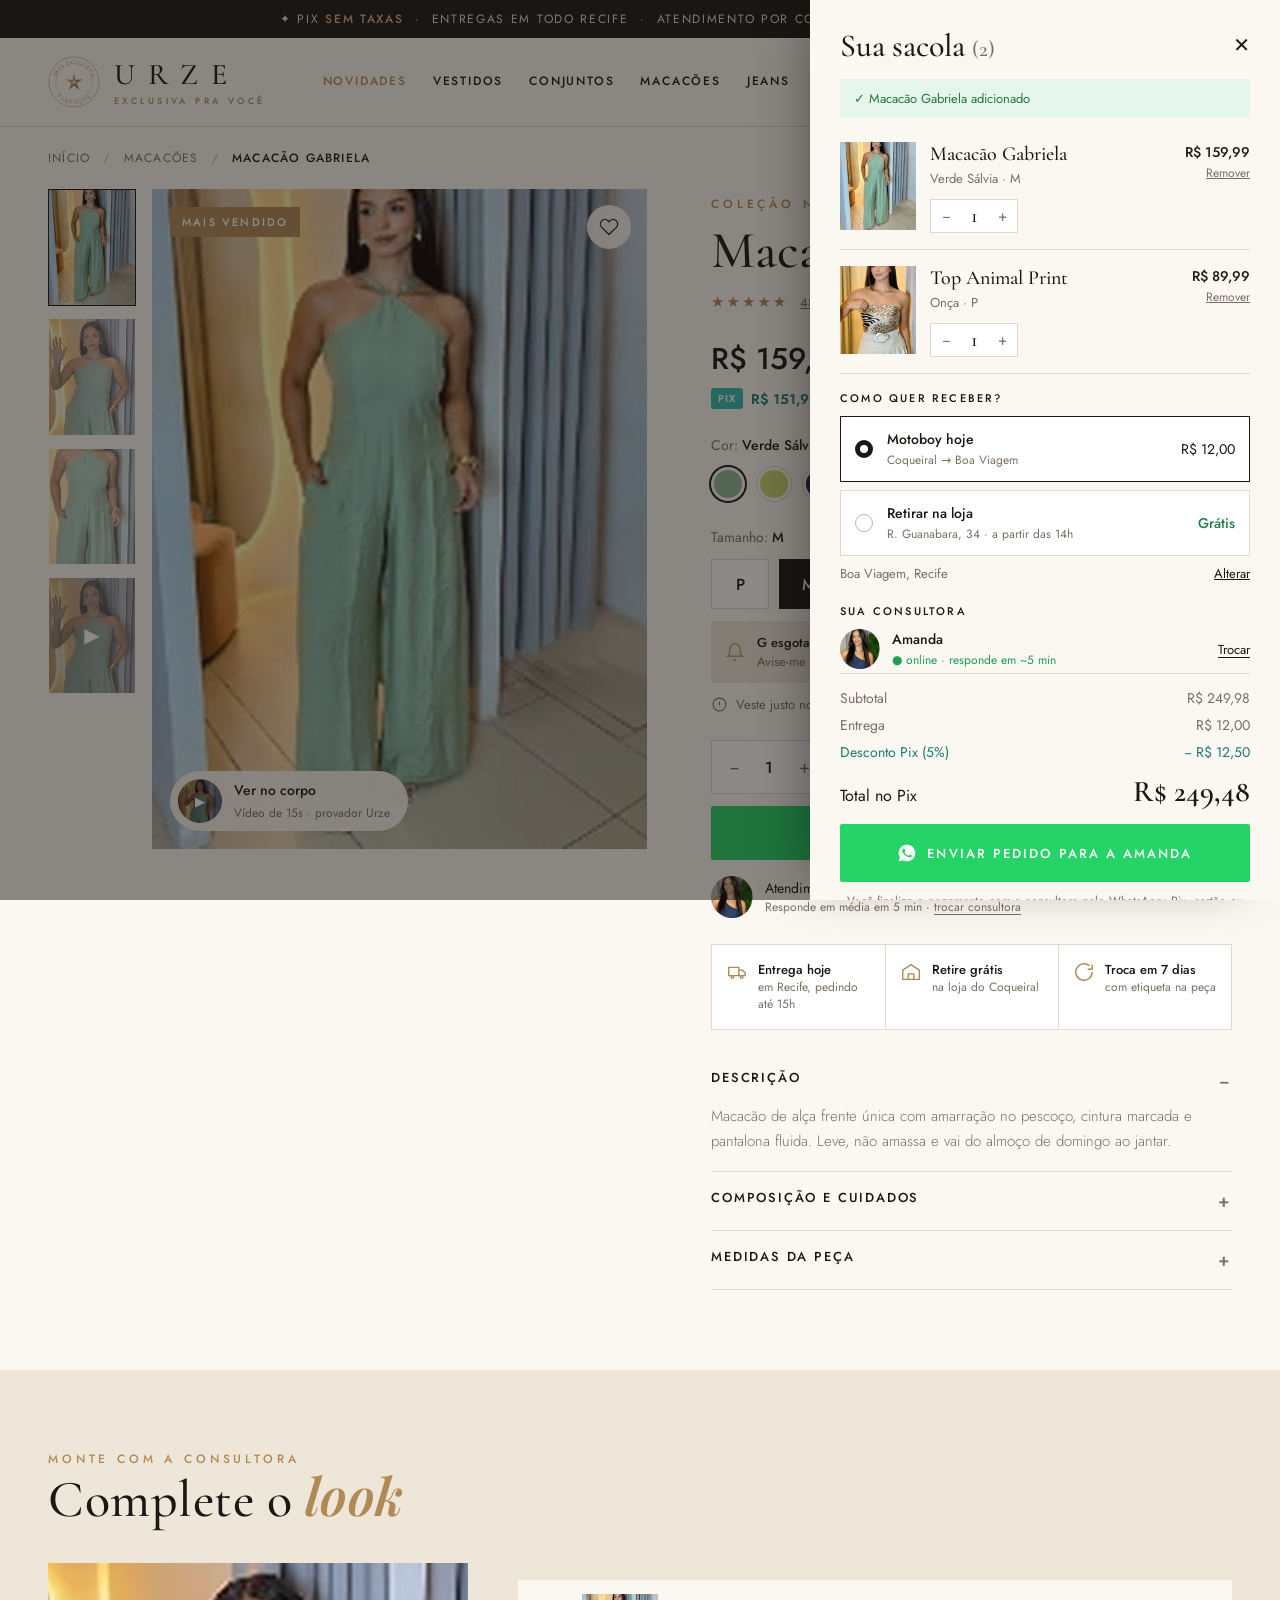
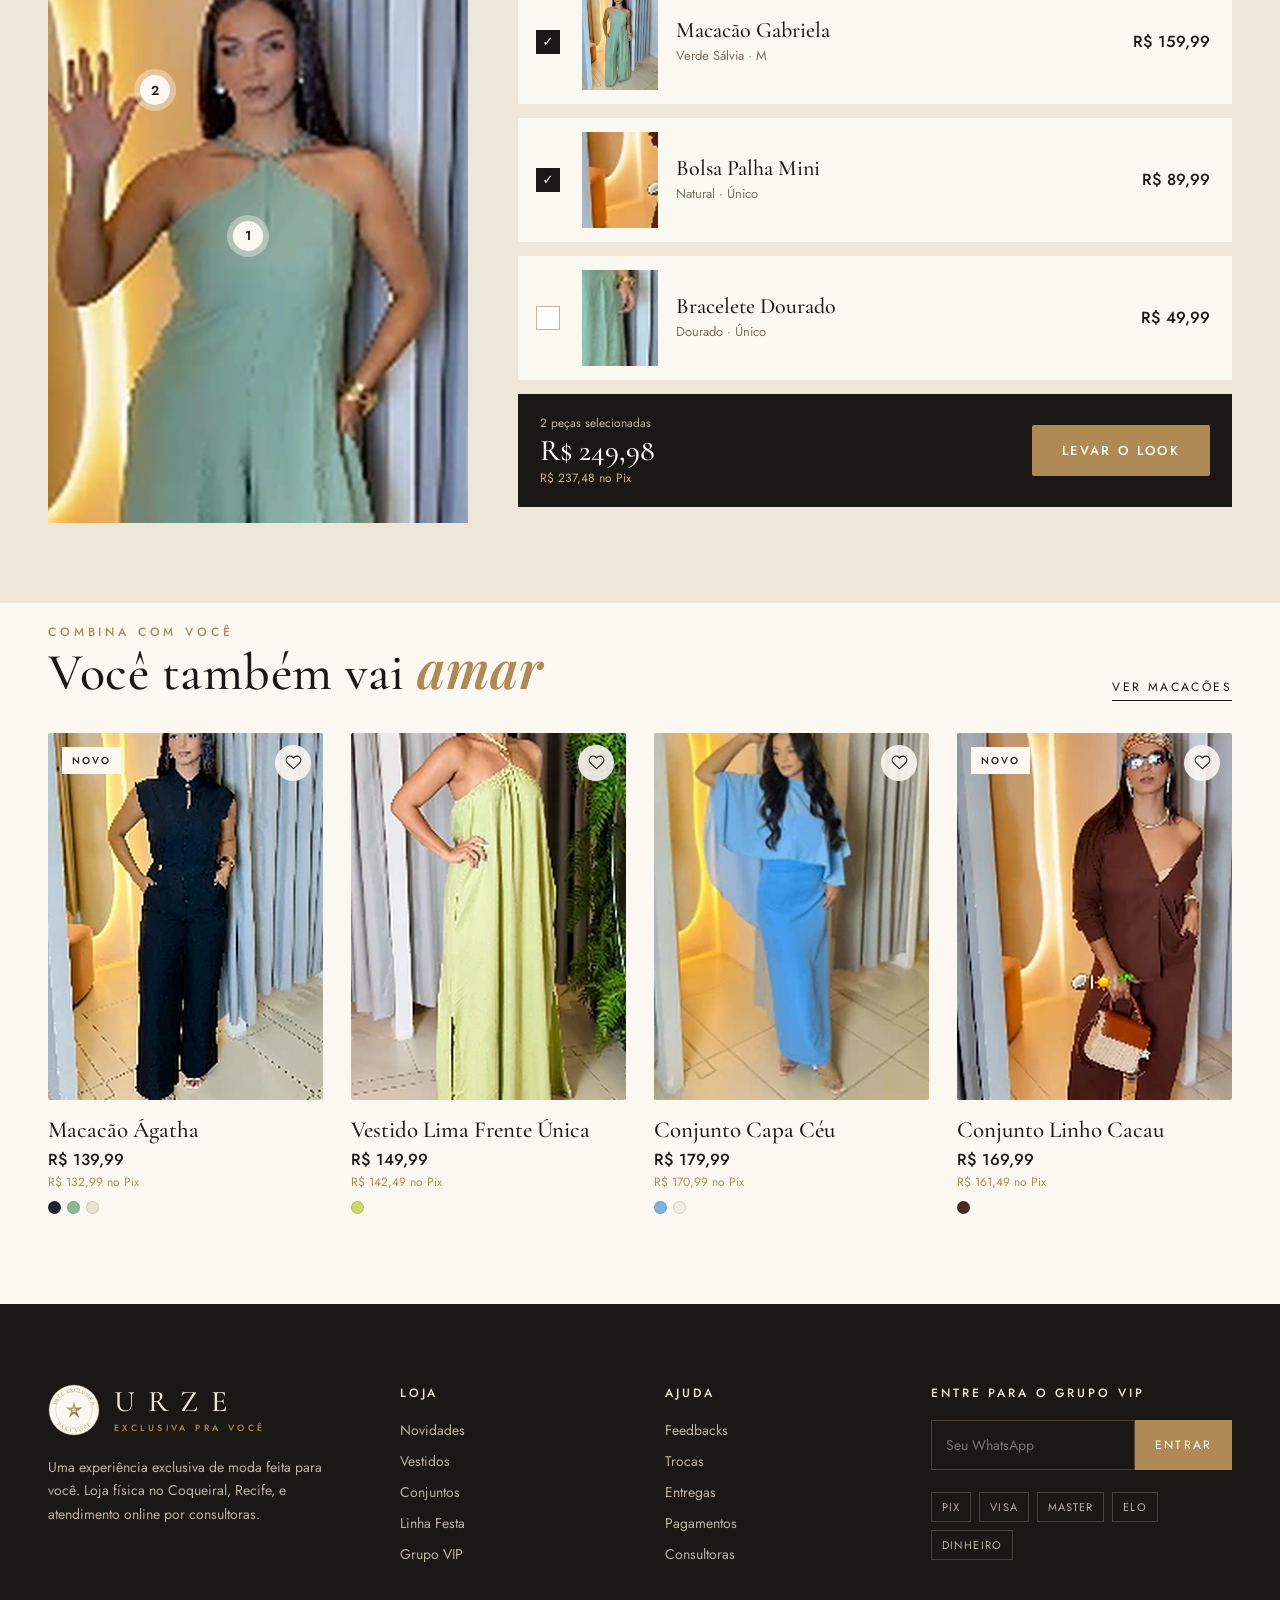
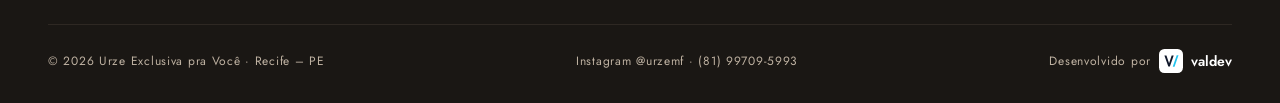
<file: mockup/sacola.html>
<!doctype html>
<html lang="pt-BR">
<head>
<meta charset="utf-8">
<meta name="viewport" content="width=device-width, initial-scale=1">
<title>Sacola | Urze</title>
<link href="https://fonts.googleapis.com/css2?family=Cormorant+Garamond:ital,wght@0,400;0,500;0,600;1,400;1,500&family=Jost:wght@300;400;500;600&family=Playfair+Display:ital,wght@1,600;1,700&display=swap" rel="stylesheet">
<link rel="stylesheet" href="css/site.css">
<link rel="stylesheet" href="css/pages.css">
</head>
<body class="pg-produto open-drawer">

<svg width="0" height="0" style="position:absolute">
  <defs>
    <linearGradient id="g" x1="0" y1="0" x2="1" y2="1"><stop offset="0" stop-color="#E2C48F"/><stop offset=".5" stop-color="#B08A55"/><stop offset="1" stop-color="#7A5A32"/></linearGradient>
    <symbol id="star" viewBox="-50 -50 100 100">
      <path fill="url(#g)" d="M0-46 L8-12 L44-14 L13 6 L27 40 L0 18 L-27 40 L-13 6 L-44-14 L-8-12Z"/>
      <path fill="#FBF7F1" opacity=".9" d="M0-14 L4-4 L14-4 L6 3 L9 13 L0 7 L-9 13 L-6 3 L-14-4 L-4-4Z"/>
      <circle r="3.5" fill="url(#g)"/>
    </symbol>
    <symbol id="wa" viewBox="0 0 24 24"><path d="M12 2a10 10 0 0 0-8.6 15.1L2 22l5-1.3A10 10 0 1 0 12 2zm5.3 14.1c-.2.6-1.3 1.2-1.8 1.2-.5.1-1 .2-3.4-.7-2.8-1.1-4.6-4-4.8-4.2-.1-.2-1.1-1.5-1.1-2.9s.7-2 1-2.3c.3-.3.6-.3.8-.3h.6c.2 0 .4 0 .6.5l.9 2.1c.1.2.1.4 0 .6l-.4.6-.4.4c-.1.1-.3.3-.1.6.2.3.8 1.3 1.7 2.1 1.2 1 2.1 1.3 2.4 1.5.3.1.5.1.6-.1l.9-1.1c.2-.3.4-.2.7-.1l2 1c.3.1.5.2.5.3.1.2.1.7-.1 1.3z"/></symbol>
    <symbol id="seal" viewBox="0 0 200 200">
      <circle cx="100" cy="100" r="96" fill="#FBF7F1" stroke="#B08A55" stroke-width="2"/>
      <circle cx="100" cy="100" r="70" fill="none" stroke="#B08A55" stroke-width="1"/>
      <path id="arcT" d="M28 100 A72 72 0 0 1 172 100" fill="none"/>
      <path id="arcB" d="M30 100 A70 70 0 0 0 170 100" fill="none"/>
      <text font-family="Cormorant Garamond" font-size="19" letter-spacing="3" fill="#7A5A32"><textPath href="#arcT" startOffset="50%" text-anchor="middle">URZE EXCLUSIVA</textPath></text>
      <text font-family="Cormorant Garamond" font-size="19" letter-spacing="3" fill="#7A5A32"><textPath href="#arcB" startOffset="50%" text-anchor="middle" dominant-baseline="hanging">PARA VOCÊ</textPath></text>
      <use href="#star" x="62" y="62" width="76" height="76"/>
    </symbol>
  </defs>
</svg>

<div class="topbar">✦ Pix <b>sem taxas</b> &nbsp;·&nbsp; Entregas em todo Recife<span class="hide-m"> &nbsp;·&nbsp; Atendimento por consultoras exclusivas</span> ✦</div>

<header>
  <div class="wrap nav">
    <svg class="ico burger" viewBox="0 0 24 24"><path d="M3 7h18M3 12h18M3 17h12"/></svg>
    <a class="brand" href="#"><svg><use href="#seal"/></svg><div class="wm">URZE<small>EXCLUSIVA PRA VOCÊ</small></div></a>
    <nav class="menu">
      <a class="on" href="#">Novidades</a><a href="#">Vestidos</a><a href="#">Conjuntos</a><a href="#">Macacões</a><a href="#">Jeans</a><a class="mfesta" href="#">Linha Festa</a><a href="#">Consultoras</a>
    </nav>
    <div class="icons">
      <svg class="ico hide-m" viewBox="0 0 24 24"><circle cx="11" cy="11" r="7"/><path d="m20 20-3.5-3.5"/></svg>
      <svg class="ico hide-m" viewBox="0 0 24 24"><path d="M20.8 4.6a5.5 5.5 0 0 0-7.8 0L12 5.7l-1-1.1a5.5 5.5 0 1 0-7.8 7.8L12 21l8.8-8.6a5.5 5.5 0 0 0 0-7.8z"/></svg>
      <svg class="ico" viewBox="0 0 24 24"><circle cx="12" cy="8" r="4"/><path d="M4 21c1.5-4 4.5-6 8-6s6.5 2 8 6"/></svg>
      <span class="bag"><svg class="ico" viewBox="0 0 24 24"><path d="M5 8h14l-1 13H6L5 8z"/><path d="M9 8V6a3 3 0 0 1 6 0v2"/></svg><i>2</i></span>
    </div>
  </div>
</header>

<div class="wrap crumbs">Início <i>/</i> Macacões <i>/</i> <b>Macacão Gabriela</b></div>
<section class="pdp">
  <div class="wrap pdp-grid">
    <div class="gallery">
      <div class="thumbs">
        <div class="on"><img src="img/macacao-gabriela.jpg"></div>
        <div><img src="img/gabriela-2.jpg"></div>
        <div><img src="img/macacao-gabriela.jpg" style="transform:scale(2);transform-origin:50% 30%"></div>
        <div class="vid"><img src="img/gabriela-2.jpg"><span>▶</span></div>
      </div>
      <div class="main">
        <img src="img/macacao-gabriela.jpg">
        <span class="badge g">Mais vendido</span>
        <span class="fav"><svg class="ico" viewBox="0 0 24 24"><path d="M20.8 4.6a5.5 5.5 0 0 0-7.8 0L12 5.7l-1-1.1a5.5 5.5 0 1 0-7.8 7.8L12 21l8.8-8.6a5.5 5.5 0 0 0 0-7.8z"/></svg></span>
        <div class="reel"><div class="reel-ph"><img src="img/gabriela-2.jpg"><span>▶</span></div><div><b>Ver no corpo</b><small>Vídeo de 15s · provador Urze</small></div></div>
        <div class="gdots"><i class="on"></i><i></i><i></i><i></i></div>
      </div>
    </div>
    <div class="buy">
      <div class="eyebrow">Coleção nova · Macacões</div>
      <h1>Macacão Gabriela</h1>
      <div class="rev"><span class="stars">★★★★★</span><a href="#">48 avaliações</a><span class="views">🔥 23 pessoas viram hoje</span></div>
      <div class="pp"><b>R$ 159,99</b><s>R$ 189,99</s><span class="off">-16%</span></div>
      <div class="pix-line"><span class="pix-tag">PIX</span><b>R$ 151,99</b> à vista no Pix, sem taxas · ou 3x de R$ 53,33</div>
      <div class="opt-h"><span>Cor: <b>Verde Sálvia</b></span></div>
      <div class="colors"><span class="on" style="background:#8FB79A"></span><span style="background:#C8D86A"></span><span style="background:#1E2433"></span><span style="background:#E9E1D2"></span></div>
      
<div class="opt-h"><span>Tamanho: <b>M</b></span><a href="#" class="u"><svg class="ico" viewBox="0 0 24 24"><path d="M3 8h18v8H3zM7 8v3M11 8v4M15 8v3M19 8v4"/></svg>Guia de medidas</a></div>
<div class="sizes"><span>P</span><span class="on">M</span><span class="out">G</span><span>GG</span></div>
<div class="notify"><svg class="ico" viewBox="0 0 24 24"><path d="M6 8a6 6 0 0 1 12 0c0 7 3 9 3 9H3s3-2 3-9M10.3 21a1.9 1.9 0 0 0 3.4 0"/></svg><div><b>G esgotado</b><span>Avise-me pelo WhatsApp quando voltar</span></div><a href="#">Avise-me</a></div>
<div class="fit"><svg class="ico" viewBox="0 0 24 24"><circle cx="12" cy="12" r="9"/><path d="M12 8v5M12 16h.01"/></svg>Veste justo no busto. A Amanda (1,65m) usa M.</div>

      <div class="actions">
        <div class="qty"><span>−</span><b>1</b><span>+</span></div>
        <a class="btn btn-dark" href="#">Adicionar à sacola</a>
      </div>
      <a class="btn-wa" href="#"><svg class="wa-i" viewBox="0 0 24 24"><use href="#wa"/></svg>Comprar pelo WhatsApp</a>
      <div class="with"><img src="img/amanda.jpg"><div>Atendimento com <b>Amanda</b> <span class="on-dot">● online</span><small>Responde em média em 5 min · <a href="#" class="u">trocar consultora</a></small></div></div>
      <div class="perks">
        <div><svg class="ico" viewBox="0 0 24 24"><path d="M3 7h11v9H3zM14 10h4l3 3v3h-7"/><circle cx="7" cy="17.5" r="1.5"/><circle cx="17" cy="17.5" r="1.5"/></svg><span><b>Entrega hoje</b>em Recife, pedindo até 15h</span></div>
        <div><svg class="ico" viewBox="0 0 24 24"><path d="M3 10l9-6 9 6v10H3zM9 20v-6h6v6"/></svg><span><b>Retire grátis</b>na loja do Coqueiral</span></div>
        <div><svg class="ico" viewBox="0 0 24 24"><path d="M21 12a9 9 0 1 1-3-6.7M21 4v5h-5"/></svg><span><b>Troca em 7 dias</b>com etiqueta na peça</span></div>
      </div>
      <div class="acc">
        <details open><summary>Descrição</summary><p>Macacão de alça frente única com amarração no pescoço, cintura marcada e pantalona fluida. Leve, não amassa e vai do almoço de domingo ao jantar.</p></details>
        <details><summary>Composição e cuidados</summary></details>
        <details><summary>Medidas da peça</summary></details>
      </div>
    </div>
  </div>
</section>

<section class="look">
  <div class="wrap">
    <div class="sec-head"><div><div class="eyebrow">Monte com a consultora</div><h2 class="title">Complete o <em>look</em></h2></div></div>
    <div class="look-row">
      <div class="look-main"><img src="img/gabriela-2.jpg"><span class="pin" style="left:44%;top:46%">1</span><span class="pin" style="left:22%;top:20%">2</span></div>
      <div class="look-items">
        <label class="li"><span class="ck on">✓</span><img src="img/macacao-gabriela.jpg"><div><b>Macacão Gabriela</b><small>Verde Sálvia · M</small></div><em>R$ 159,99</em></label>
        <label class="li"><span class="ck on">✓</span><span class="zoom"><img src="img/conjunto-marrom.jpg" style="transform:scale(3.2);transform-origin:22% 72%"></span><div><b>Bolsa Palha Mini</b><small>Natural · Único</small></div><em>R$ 89,99</em></label>
        <label class="li"><span class="ck">✓</span><span class="zoom"><img src="img/macacao-gabriela.jpg" style="transform:scale(4.5);transform-origin:64% 50%"></span><div><b>Bracelete Dourado</b><small>Dourado · Único</small></div><em>R$ 49,99</em></label>
        <div class="look-tot"><div><small>2 peças selecionadas</small><b>R$ 249,98</b><span>R$ 237,48 no Pix</span></div><a class="btn btn-dark" href="#">Levar o look</a></div>
      </div>
    </div>
  </div>
</section>

<section class="products" style="padding-top:20px">
  <div class="wrap">
    <div class="sec-head"><div><div class="eyebrow">Combina com você</div><h2 class="title">Você também vai <em>amar</em></h2></div><a class="more" href="#">Ver macacões</a></div>
    <div class="grid">
      <div class="card"><div class="ph"><img src="img/macacao-preto.jpg"><span class="badge ">Novo</span><span class="fav"><svg class="ico" viewBox="0 0 24 24"><path d="M20.8 4.6a5.5 5.5 0 0 0-7.8 0L12 5.7l-1-1.1a5.5 5.5 0 1 0-7.8 7.8L12 21l8.8-8.6a5.5 5.5 0 0 0 0-7.8z"/></svg></span></div><h3>Macacão Ágatha</h3><div class="price"><b>R$ 139,99</b></div><div class="pix">R$ 132,99 no Pix</div><div class="sw"><i style="background:#1E2433"></i><i style="background:#8FB79A"></i><i style="background:#E9E1D2"></i></div></div>
      <div class="card"><div class="ph"><img src="img/vestido-verde.jpg"><span class="fav"><svg class="ico" viewBox="0 0 24 24"><path d="M20.8 4.6a5.5 5.5 0 0 0-7.8 0L12 5.7l-1-1.1a5.5 5.5 0 1 0-7.8 7.8L12 21l8.8-8.6a5.5 5.5 0 0 0 0-7.8z"/></svg></span></div><h3>Vestido Lima Frente Única</h3><div class="price"><b>R$ 149,99</b></div><div class="pix">R$ 142,49 no Pix</div><div class="sw"><i style="background:#C8D86A"></i></div></div>
      <div class="card"><div class="ph"><img src="img/conjunto-azul.jpg"><span class="fav"><svg class="ico" viewBox="0 0 24 24"><path d="M20.8 4.6a5.5 5.5 0 0 0-7.8 0L12 5.7l-1-1.1a5.5 5.5 0 1 0-7.8 7.8L12 21l8.8-8.6a5.5 5.5 0 0 0 0-7.8z"/></svg></span></div><h3>Conjunto Capa Céu</h3><div class="price"><b>R$ 179,99</b></div><div class="pix">R$ 170,99 no Pix</div><div class="sw"><i style="background:#7FB1E3"></i><i style="background:#F2EDE4"></i></div></div>
      <div class="card"><div class="ph"><img src="img/conjunto-marrom.jpg"><span class="badge ">Novo</span><span class="fav"><svg class="ico" viewBox="0 0 24 24"><path d="M20.8 4.6a5.5 5.5 0 0 0-7.8 0L12 5.7l-1-1.1a5.5 5.5 0 1 0-7.8 7.8L12 21l8.8-8.6a5.5 5.5 0 0 0 0-7.8z"/></svg></span></div><h3>Conjunto Linho Cacau</h3><div class="price"><b>R$ 169,99</b></div><div class="pix">R$ 161,49 no Pix</div><div class="sw"><i style="background:#4A2A22"></i></div></div>
    </div>
  </div>
</section>

<div class="sticky-buy"><div><small>Macacão Gabriela · M</small><b>R$ 151,99 <span>no Pix</span></b></div><a class="btn-wa" href="#"><svg class="wa-i" viewBox="0 0 24 24"><use href="#wa"/></svg>Comprar</a></div>

<div class="overlay"></div>
<aside class="drawer">
  <div class="dr-h"><h3>Sua sacola <span>(2)</span></h3><span class="x">✕</span></div>
  <div class="dr-ok">✓ Macacão Gabriela adicionado</div>
  <div class="dr-items">
    <div class="it"><img src="img/macacao-gabriela.jpg"><div class="it-tx"><b>Macacão Gabriela</b><small>Verde Sálvia · M</small><div class="qty sm"><span>−</span><b>1</b><span>+</span></div></div><div class="it-p"><b>R$ 159,99</b><a href="#">Remover</a></div></div>
    <div class="it"><img src="img/tomara-que-caia.jpg"><div class="it-tx"><b>Top Animal Print</b><small>Onça · P</small><div class="qty sm"><span>−</span><b>1</b><span>+</span></div></div><div class="it-p"><b>R$ 89,99</b><a href="#">Remover</a></div></div>
  </div>
  <div class="dr-sec">
    <div class="dr-l">Como quer receber?</div>
    <div class="ship">
      <label class="on"><span class="rd"></span><div><b>Motoboy hoje</b><small>Coqueiral → Boa Viagem</small></div><em>R$ 12,00</em></label>
      <label><span class="rd"></span><div><b>Retirar na loja</b><small>R. Guanabara, 34 · a partir das 14h</small></div><em class="free">Grátis</em></label>
    </div>
    <div class="cep"><input value="Boa Viagem, Recife"><a href="#">Alterar</a></div>
  </div>
  <div class="dr-sec">
    <div class="dr-l">Sua consultora</div>
    <div class="who"><img src="img/amanda.jpg"><div><b>Amanda</b><small>● online · responde em ~5 min</small></div><a href="#" class="u">Trocar</a></div>
  </div>
  <div class="dr-sum">
    <div><span>Subtotal</span><span>R$ 249,98</span></div>
    <div><span>Entrega</span><span>R$ 12,00</span></div>
    <div class="pixd"><span>Desconto Pix (5%)</span><span>− R$ 12,50</span></div>
    <div class="tot"><span>Total no Pix</span><b>R$ 249,48</b></div>
  </div>
  <a class="btn-wa big" href="#"><svg class="wa-i" viewBox="0 0 24 24"><use href="#wa"/></svg>Enviar pedido para a Amanda</a>
  <p class="dr-note">Você finaliza o pagamento com a consultora pelo WhatsApp: Pix, cartão ou link.</p>
</aside>

<footer>
  <div class="wrap">
    <div class="fgrid">
      <div><a class="brand" href="#"><svg><use href="#seal"/></svg><div class="wm">URZE<small>EXCLUSIVA PRA VOCÊ</small></div></a><p>Uma experiência exclusiva de moda feita para você. Loja física no Coqueiral, Recife, e atendimento online por consultoras.</p></div>
      <div><h4>Loja</h4><ul><li>Novidades</li><li>Vestidos</li><li>Conjuntos</li><li>Linha Festa</li><li>Grupo VIP</li></ul></div>
      <div><h4>Ajuda</h4><ul><li>Feedbacks</li><li>Trocas</li><li>Entregas</li><li>Pagamentos</li><li>Consultoras</li></ul></div>
      <div><h4>Entre para o Grupo VIP</h4><div class="news"><input placeholder="Seu WhatsApp"><button>Entrar</button></div><div class="pay"><span>PIX</span><span>VISA</span><span>MASTER</span><span>ELO</span><span>DINHEIRO</span></div></div>
    </div>
    <div class="fbot"><span>© 2026 Urze Exclusiva pra Você · Recife – PE</span><span>Instagram @urzemf · (81) 99709-5993</span><a class="dev" href="#">Desenvolvido por <svg viewBox="0 0 40 40"><rect width="40" height="40" rx="9" fill="#fff"/><path d="M9 11l6.5 18h2.6L24.5 11h-3.4l-4.3 12.6L12.4 11z" fill="#0F172A"/><path d="M29.5 10.5h3l-6.6 19h-3z" fill="#22C3EE"/></svg><b>valdev</b></a></div>
  </div>
</footer>

<a class="wafab" href="#"><svg viewBox="0 0 24 24"><path d="M12 2a10 10 0 0 0-8.6 15.1L2 22l5-1.3A10 10 0 1 0 12 2zm5.3 14.1c-.2.6-1.3 1.2-1.8 1.2-.5.1-1 .2-3.4-.7-2.8-1.1-4.6-4-4.8-4.2-.1-.2-1.1-1.5-1.1-2.9s.7-2 1-2.3c.3-.3.6-.3.8-.3h.6c.2 0 .4 0 .6.5l.9 2.1c.1.2.1.4 0 .6l-.4.6-.4.4c-.1.1-.3.3-.1.6.2.3.8 1.3 1.7 2.1 1.2 1 2.1 1.3 2.4 1.5.3.1.5.1.6-.1l.9-1.1c.2-.3.4-.2.7-.1l2 1c.3.1.5.2.5.3.1.2.1.7-.1 1.3z"/></svg></a>
</body>
</html>
</file>
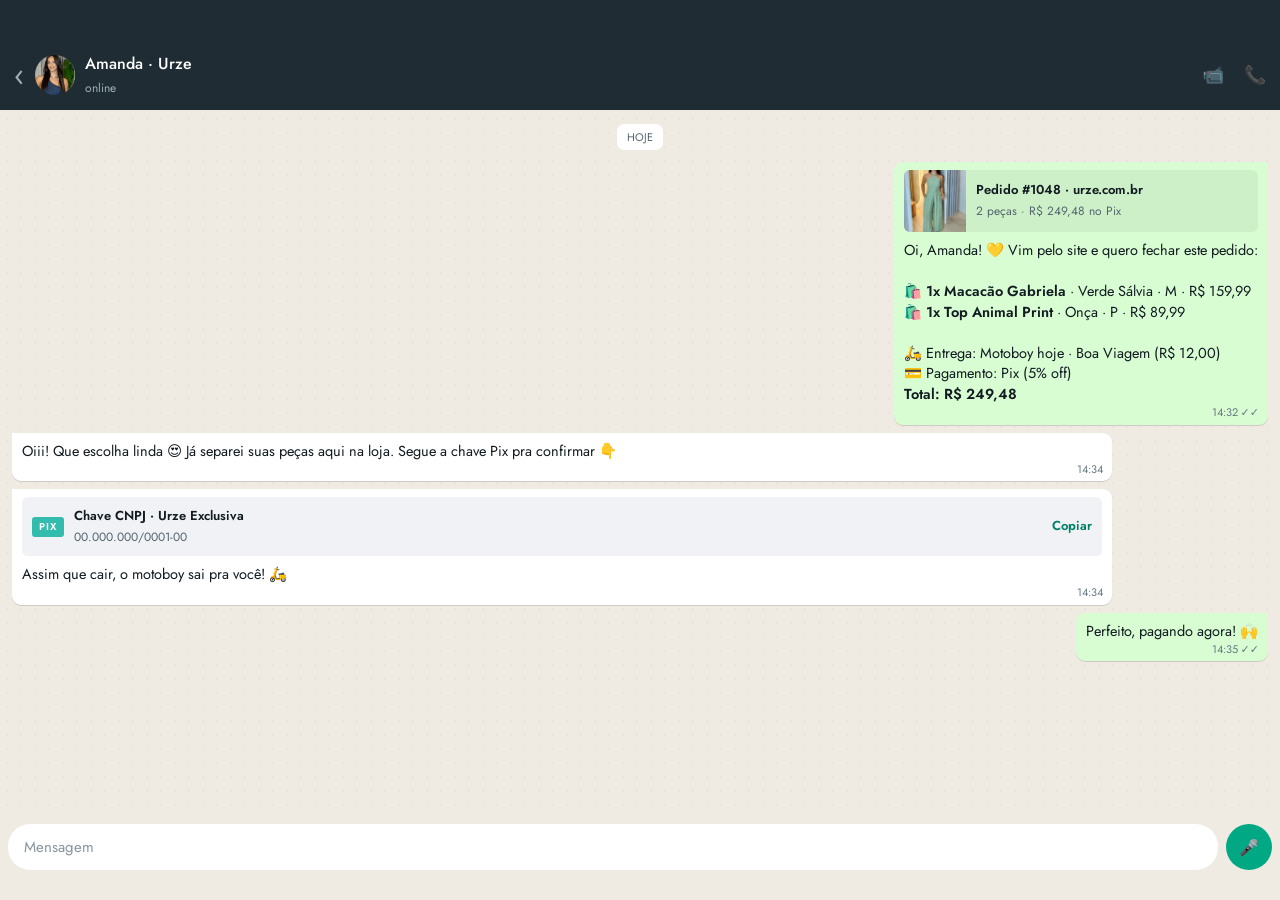
<file: mockup/whatsapp.html>
<!doctype html><html lang="pt-BR"><head><meta charset="utf-8"><meta name="viewport" content="width=device-width, initial-scale=1">
<title>WhatsApp | Urze</title><link href="https://fonts.googleapis.com/css2?family=Jost:wght@400;500&display=swap" rel="stylesheet"><link rel="stylesheet" href="css/pages.css"></head>
<body class="wa-body">
<div class="wa-top"><span>‹</span><img src="img/amanda.jpg"><div><b>Amanda · Urze</b><small>online</small></div><span class="wa-ic">📹</span><span class="wa-ic">📞</span></div>
<div class="wa-chat">
  <div class="wa-day">HOJE</div>
  <div class="wa-msg me">
    <div class="wa-card"><img src="img/macacao-gabriela.jpg"><div><b>Pedido #1048 · urze.com.br</b><small>2 peças · R$ 249,48 no Pix</small></div></div>
    Oi, Amanda! 💛 Vim pelo site e quero fechar este pedido:<br><br>
    🛍️ <b>1x Macacão Gabriela</b> · Verde Sálvia · M · R$ 159,99<br>
    🛍️ <b>1x Top Animal Print</b> · Onça · P · R$ 89,99<br><br>
    🛵 Entrega: Motoboy hoje · Boa Viagem (R$ 12,00)<br>
    💳 Pagamento: Pix (5% off)<br>
    <b>Total: R$ 249,48</b>
    <span class="wa-t">14:32 ✓✓</span>
  </div>
  <div class="wa-msg">Oiii! Que escolha linda 😍 Já separei suas peças aqui na loja. Segue a chave Pix pra confirmar 👇<span class="wa-t">14:34</span></div>
  <div class="wa-msg pix"><div class="pix-b"><span class="pix-tag">PIX</span><div><b>Chave CNPJ · Urze Exclusiva</b><small>00.000.000/0001-00</small></div><span class="cp">Copiar</span></div>Assim que cair, o motoboy sai pra você! 🛵<span class="wa-t">14:34</span></div>
  <div class="wa-msg me">Perfeito, pagando agora! 🙌<span class="wa-t">14:35 ✓✓</span></div>
</div>
<div class="wa-bar"><div>Mensagem</div><span>🎤</span></div>
</body></html>
</file>
<file: mockup/css/site.css>
:root{
  --cream:#FBF7F1; --sand:#EFE6DA; --taupe:#C4B39D; --gold:#B08A55; --gold-2:#D4B27C;
  --ink:#1A1714; --brown:#4A3A2C; --muted:#7B6F63; --line:#E3D8C9;
  --serif:'Cormorant Garamond',Georgia,serif; --sans:'Jost',system-ui,sans-serif; --ital:'Playfair Display',Georgia,serif;
}
*{box-sizing:border-box;margin:0;padding:0}
body{background:var(--cream);color:var(--ink);font-family:var(--sans);font-weight:400;-webkit-font-smoothing:antialiased}
img{display:block;width:100%;height:100%;object-fit:cover}
a{color:inherit;text-decoration:none}
.wrap{max-width:1280px;margin:0 auto;padding:0 48px}
.eyebrow{font-size:12px;letter-spacing:.32em;text-transform:uppercase;color:var(--gold);font-weight:500}
h2.title{font-family:var(--serif);font-weight:500;font-size:52px;line-height:1.05;letter-spacing:.01em}
h2.title em{font-family:var(--ital);font-style:italic;font-weight:600;color:var(--gold)}
.btn{display:inline-flex;align-items:center;gap:10px;padding:16px 30px;font-size:13px;letter-spacing:.18em;text-transform:uppercase;font-weight:500;border-radius:2px}
.btn-dark{background:var(--ink);color:#fff}
.btn-gold{background:var(--gold);color:#fff}
.btn-line{border:1px solid currentColor}
.ico{width:20px;height:20px;stroke:currentColor;fill:none;stroke-width:1.5}

/* topbar */
.topbar{background:var(--ink);color:#E9DCC8;font-size:12px;letter-spacing:.14em;text-transform:uppercase;text-align:center;padding:10px 16px}
.topbar b{color:var(--gold-2);font-weight:500}

/* header */
header{background:var(--cream);border-bottom:1px solid var(--line);position:relative;z-index:5}
.nav{display:flex;align-items:center;justify-content:space-between;gap:32px;height:88px}
.brand{display:flex;align-items:center;gap:14px}
.brand svg{width:52px;height:52px}
.brand .wm{font-family:var(--serif);font-size:30px;letter-spacing:.42em;font-weight:500;line-height:1}
.brand .wm small{display:block;font-family:var(--sans);font-size:9px;letter-spacing:.38em;color:var(--gold);margin-top:6px}
.menu{display:flex;gap:26px;font-size:12px;letter-spacing:.15em;text-transform:uppercase;font-weight:500}
.menu a.on{color:var(--gold)}
.menu a.mfesta{font-family:var(--ital);font-style:italic;text-transform:none;letter-spacing:.02em;font-size:16px;color:var(--brown)}
.icons{display:flex;gap:22px;align-items:center}
.bag{position:relative}
.bag i{position:absolute;top:-6px;right:-8px;background:var(--gold);color:#fff;font-style:normal;font-size:10px;width:16px;height:16px;border-radius:50%;display:grid;place-items:center}
.burger{display:none}

/* hero */
.hero{position:relative;background:linear-gradient(180deg,var(--sand),var(--cream));overflow:hidden}
.hero .wrap{display:grid;grid-template-columns:1.02fr 1fr;gap:56px;align-items:center;min-height:680px;padding-top:40px;padding-bottom:56px}
.hero h1{font-family:var(--serif);font-weight:400;font-size:84px;line-height:.98;margin:22px 0 26px}
.hero h1 .hl{font-family:var(--ital);font-style:italic;font-weight:600;background:var(--gold);color:#fff;padding:0 14px 4px;display:inline-block;line-height:1.05}
.hero p{font-size:18px;line-height:1.65;color:var(--muted);max-width:470px;font-weight:300}
.hero .ctas{display:flex;gap:14px;margin-top:36px;flex-wrap:wrap}
.hero .stats{display:flex;gap:40px;margin-top:48px;padding-top:28px;border-top:1px solid var(--line)}
.hero .stats b{font-family:var(--serif);font-size:34px;font-weight:500;display:block}
.hero .stats span{font-size:12px;letter-spacing:.14em;text-transform:uppercase;color:var(--muted)}
.collage{position:relative;height:600px}
.collage .a{position:absolute;right:0;top:0;width:66%;height:100%;border-radius:220px 220px 4px 4px;overflow:hidden;box-shadow:0 30px 60px -30px rgba(74,58,44,.5)}
.collage .b{position:absolute;left:0;bottom:40px;width:42%;height:52%;border-radius:4px;overflow:hidden;border:8px solid var(--cream);box-shadow:0 20px 40px -20px rgba(74,58,44,.5)}
.collage .tag{position:absolute;left:4%;top:60px;background:var(--cream);padding:16px 20px;border-radius:2px;box-shadow:0 16px 30px -18px rgba(0,0,0,.35);width:200px}
.collage .tag small{font-size:10px;letter-spacing:.24em;color:var(--gold);text-transform:uppercase}
.collage .tag div{font-family:var(--ital);font-style:italic;font-size:22px;margin-top:4px}
.collage .seal{position:absolute;right:-26px;bottom:-26px;width:124px;height:124px;filter:drop-shadow(0 10px 18px rgba(74,58,44,.3))}

/* categories */
.cats{padding:84px 0 40px}
.cats-row{display:flex;justify-content:space-between;gap:20px;margin-top:40px}
.cat{text-align:center;flex:1}
.cat .ph{aspect-ratio:1;border-radius:50%;overflow:hidden;padding:5px;border:1px solid var(--gold-2);background:var(--cream)}
.cat .ph img{border-radius:50%}
.cat span{display:block;margin-top:14px;font-size:12px;letter-spacing:.2em;text-transform:uppercase;font-weight:500}
.sec-head{display:flex;align-items:flex-end;justify-content:space-between;gap:24px}
.sec-head a.more{font-size:12px;letter-spacing:.2em;text-transform:uppercase;border-bottom:1px solid var(--ink);padding-bottom:4px;white-space:nowrap}

/* products */
.products{padding:60px 0 90px}
.grid{display:grid;grid-template-columns:repeat(4,1fr);gap:28px;margin-top:40px}
.card .ph{position:relative;aspect-ratio:3/4;overflow:hidden;border-radius:2px;background:var(--sand)}
.card .badge{position:absolute;top:14px;left:14px;background:var(--cream);font-size:10px;letter-spacing:.2em;text-transform:uppercase;padding:6px 10px;font-weight:500}
.card .badge.g{background:var(--gold);color:#fff}
.card .fav{position:absolute;top:12px;right:12px;width:36px;height:36px;border-radius:50%;background:rgba(251,247,241,.9);display:grid;place-items:center}
.card .fav svg{width:17px;height:17px}
.card .quick{position:absolute;left:12px;right:12px;bottom:12px;background:var(--ink);color:#fff;text-align:center;font-size:11px;letter-spacing:.2em;text-transform:uppercase;padding:13px}
.card h3{font-family:var(--serif);font-size:23px;font-weight:500;margin-top:16px}
.card .price{display:flex;gap:10px;align-items:baseline;margin-top:4px}
.card .price b{font-weight:500;font-size:16px}
.card .price s{color:var(--muted);font-size:13px}
.card .pix{font-size:12px;color:var(--gold);margin-top:2px}
.card .sw{display:flex;gap:6px;margin-top:10px}
.card .sw i{width:13px;height:13px;border-radius:50%;border:1px solid rgba(0,0,0,.12)}

/* festa */
.festa{background:var(--ink);color:#F1E6D6;position:relative;overflow:hidden}
.festa .wrap{display:grid;grid-template-columns:1fr 1.1fr;gap:70px;align-items:center;padding-top:100px;padding-bottom:100px}
.festa .pics{display:grid;grid-template-columns:1fr 1fr;gap:18px;height:560px}
.festa .pics div{overflow:hidden;border-radius:2px}
.festa .pics div:first-child{border-radius:200px 200px 2px 2px}
.festa .pics div:last-child{margin-top:80px}
.festa .script{font-family:var(--ital);font-style:italic;font-size:110px;line-height:.9;color:var(--gold-2);font-weight:600}
.festa h2{font-family:var(--serif);font-size:30px;font-weight:400;letter-spacing:.5em;text-transform:uppercase;margin-top:14px}
.festa p{font-size:17px;line-height:1.75;color:#BFB2A2;max-width:440px;margin:28px 0 38px;font-weight:300}
.festa .btn-line{color:var(--gold-2)}

/* experience */
.exp{padding:110px 0}
.exp .wrap{display:grid;grid-template-columns:1fr 1fr;gap:80px;align-items:center}
.exp .imgs{position:relative;height:540px}
.exp .imgs .m{position:absolute;inset:0 18% 0 0;overflow:hidden;border-radius:2px}
.exp .imgs .s{position:absolute;right:0;bottom:-30px;width:44%;height:52%;overflow:hidden;border:8px solid var(--cream);border-radius:2px}
.exp p{font-size:17px;line-height:1.8;color:var(--muted);margin:24px 0 34px;font-weight:300;max-width:500px}
.feats{display:grid;grid-template-columns:1fr 1fr;gap:22px 30px;margin-bottom:38px}
.feat{display:flex;gap:14px;align-items:flex-start}
.feat .ic{width:44px;height:44px;flex:none;border-radius:50%;background:var(--sand);display:grid;place-items:center;color:var(--gold)}
.feat b{display:block;font-weight:500;font-size:15px}
.feat span{font-size:13px;color:var(--muted);line-height:1.5}

/* consultoras */
.cons{background:var(--sand);padding:100px 0}
.cons .wrap{display:grid;grid-template-columns:1fr 1.15fr;gap:70px;align-items:center}
.cons-card{background:var(--cream);border-radius:260px 260px 4px 4px;padding:56px 48px 44px;text-align:center;border:1px solid var(--line);position:relative}
.cons-card .star{width:30px;margin:0 auto 10px;color:var(--gold)}
.cons-card .lbl{font-family:var(--serif);letter-spacing:.42em;font-size:16px;color:var(--brown)}
.cons-card .nm{font-family:var(--serif);font-size:60px;letter-spacing:.12em;color:var(--brown);line-height:1;margin:4px 0 26px}
.cons-card .av{width:230px;height:230px;border-radius:50%;overflow:hidden;margin:0 auto 26px;border:6px solid var(--sand)}
.cons-card .wa{display:flex;align-items:center;justify-content:center;gap:10px;background:#1F1B18;color:#fff;border-radius:40px;padding:15px;font-size:13px;letter-spacing:.14em;text-transform:uppercase}
.cons-card .num{margin-top:16px;font-size:15px;color:var(--muted);letter-spacing:.08em}
.steps{margin-top:34px;display:grid;gap:16px}
.step{display:flex;gap:18px;align-items:center;background:var(--cream);padding:18px 22px;border-radius:2px}
.step em{font-family:var(--serif);font-style:normal;font-size:34px;color:var(--gold);width:40px}
.step b{font-weight:500;display:block}
.step span{font-size:14px;color:var(--muted)}

/* info */
.info{padding:100px 0}
.info-grid{display:grid;grid-template-columns:repeat(3,1fr);gap:24px;margin-top:44px}
.box{border:1px solid var(--line);padding:38px 34px;background:#fff;border-radius:2px;position:relative}
.box.dark{background:var(--ink);color:#EDE2D2;border-color:var(--ink)}
.box.taupe{background:var(--taupe);color:#fff;border-color:var(--taupe)}
.box .ic{width:52px;height:52px;border-radius:50%;border:1px solid currentColor;display:grid;place-items:center;margin-bottom:22px;color:var(--gold)}
.box.dark .ic{color:var(--gold-2)}.box.taupe .ic{color:#fff}
.box h3{font-family:var(--serif);font-size:34px;font-weight:500;margin-bottom:18px}
.box.dark h3{color:var(--gold-2)}
.box ul{list-style:none;display:grid;gap:11px;font-size:15px;font-weight:300}
.box li{display:flex;gap:10px}
.box li:before{content:"✦";color:var(--gold);font-size:11px;margin-top:3px}
.box.dark li:before{color:var(--gold-2)}.box.taupe li:before{color:#fff}
.box small{display:block;margin-top:16px;font-size:12px;opacity:.75;line-height:1.5}
.hours{display:grid;gap:14px}
.hours div{display:flex;justify-content:space-between;border-bottom:1px solid rgba(255,255,255,.35);padding-bottom:12px;font-size:15px}
.hours b{background:#fff;color:var(--brown);font-weight:500;padding:2px 10px;font-size:14px}
.box .note{margin-top:18px;font-size:12px;letter-spacing:.2em;text-transform:uppercase}

/* insta */
.insta{padding:20px 0 100px;text-align:center}
.insta .handle{font-family:var(--serif);font-size:44px;margin:12px 0 6px}
.insta .handle em{font-family:var(--ital);color:var(--gold)}
.insta .sub{color:var(--muted);font-size:15px}
.feed{display:grid;grid-template-columns:repeat(6,1fr);gap:6px;margin-top:40px}
.feed div{aspect-ratio:1;overflow:hidden}

/* visit */
.visit{background:var(--taupe);color:#fff;position:relative;overflow:hidden}
.visit .wrap{display:grid;grid-template-columns:1fr 1fr;gap:60px;align-items:center;padding-top:90px;padding-bottom:90px}
.visit .pin{width:84px;margin-bottom:24px}
.visit .eyebrow{color:#fff;opacity:.85}
.visit h2{font-family:var(--serif);font-weight:400;font-size:58px;line-height:1.08;margin:16px 0 22px}
.visit h2 .hl{font-family:var(--ital);font-style:italic;font-weight:600;background:var(--gold);padding:0 12px 4px}
.visit h2 em{font-family:var(--ital);font-weight:600}
.visit .addr{font-size:15px;letter-spacing:.2em;text-transform:uppercase;font-weight:500}
.visit .ctas{display:flex;gap:14px;margin-top:34px}
.visit .btn-dark{background:#fff;color:var(--brown)}
.map{height:420px;border-radius:2px;overflow:hidden;position:relative;background:#E9E1D5}
.map svg{width:100%;height:100%}
.map .card{position:absolute;left:24px;bottom:24px;background:var(--cream);color:var(--ink);padding:16px 20px;display:flex;gap:14px;align-items:center;box-shadow:0 14px 30px -14px rgba(0,0,0,.4)}
.map .card .thumb{width:58px;height:58px;overflow:hidden;border-radius:2px}
.map .card b{font-family:var(--serif);font-size:20px;font-weight:600;display:block}
.map .card span{font-size:12px;color:var(--muted)}

/* footer */
footer{background:var(--ink);color:#BFB2A2;padding:80px 0 30px}
.fgrid{display:grid;grid-template-columns:1.4fr 1fr 1fr 1.3fr;gap:50px}
footer .brand{color:#F1E6D6}
footer p{font-size:14px;line-height:1.7;margin-top:20px;max-width:300px}
footer h4{color:#F1E6D6;font-size:12px;letter-spacing:.24em;text-transform:uppercase;font-weight:500;margin-bottom:18px}
footer ul{list-style:none;display:grid;gap:11px;font-size:14px}
.news{display:flex;margin-top:6px}
.news input{flex:1;background:transparent;border:1px solid #4A4038;color:#fff;padding:14px;font:inherit;font-size:14px}
.news button{background:var(--gold);color:#fff;border:0;padding:0 20px;font:inherit;font-size:12px;letter-spacing:.18em;text-transform:uppercase}
.pay{display:flex;gap:8px;margin-top:22px;flex-wrap:wrap}
.pay span{border:1px solid #4A4038;padding:6px 10px;font-size:11px;letter-spacing:.1em}
.fbot{border-top:1px solid #2E2823;margin-top:60px;padding-top:24px;display:flex;justify-content:space-between;align-items:center;font-size:12px;letter-spacing:.06em}
.dev{display:inline-flex;align-items:center;gap:8px;color:#BFB2A2}
.dev svg{width:24px;height:24px}
.dev b{color:#fff;font-weight:600;font-size:14px;letter-spacing:0}
.wafab{position:fixed;right:28px;bottom:28px;width:62px;height:62px;border-radius:50%;background:#25D366;display:grid;place-items:center;box-shadow:0 10px 24px -6px rgba(0,0,0,.35);z-index:20}
.wafab svg{width:32px;height:32px;fill:#fff}

/* ===== mobile ===== */
@media (max-width:760px){
  .wrap{padding:0 20px}
  .topbar{font-size:10px;padding:9px 12px}
  .nav{height:68px}
  .menu{display:none}
  .burger{display:block}
  .brand svg{width:40px;height:40px}
  .brand .wm{font-size:22px}
  .brand .wm small{font-size:7px}
  .icons{gap:16px}
  .icons .hide-m{display:none}
  h2.title{font-size:36px}
  .hero .wrap{grid-template-columns:1fr;min-height:0;gap:34px;padding-top:30px;padding-bottom:50px}
  .hero h1{font-size:50px;margin:16px 0 18px}
  .hero p{font-size:16px}
  .hero .ctas{margin-top:26px}
  .hero .ctas .btn{flex:1;justify-content:center;padding:15px 14px;font-size:11px}
  .hero .stats{gap:22px;margin-top:32px;padding-top:22px}
  .hero .stats b{font-size:26px}.hero .stats span{font-size:10px}
  .collage{height:330px;order:-1}
  .topbar .hide-m{display:none}
  .collage .a{width:74%}
  .collage .b{width:44%;bottom:20px}
  .collage .tag{top:24px;width:160px;padding:12px 14px}
  .collage .tag div{font-size:18px}
  .collage .seal{width:86px;height:86px;right:-6px;bottom:-14px}
  .cats{padding:56px 0 20px}
  .cats-row{overflow:hidden;justify-content:flex-start;gap:14px;margin-top:26px;margin-right:-20px}
  .cat{flex:0 0 92px}
  .cat span{font-size:10px;letter-spacing:.14em}
  .sec-head{align-items:flex-end}
  .products{padding:40px 0 60px}
  .grid{grid-template-columns:1fr 1fr;gap:22px 14px;margin-top:28px}
  .card .quick{display:none}
  .card h3{font-size:19px;margin-top:10px}
  .card .price b{font-size:14px}
  .card .badge{font-size:8px;top:8px;left:8px;padding:5px 7px}
  .card .fav{width:30px;height:30px;top:8px;right:8px}
  .festa .wrap{grid-template-columns:1fr;gap:40px;padding-top:64px;padding-bottom:64px}
  .festa .pics{height:360px;gap:12px}
  .festa .pics div:last-child{margin-top:50px}
  .festa .script{font-size:72px}
  .festa h2{font-size:20px}
  .exp{padding:70px 0}
  .exp .wrap{grid-template-columns:1fr;gap:56px}
  .exp .imgs{height:380px}
  .feats{grid-template-columns:1fr;gap:16px}
  .cons{padding:70px 0}
  .cons .wrap{grid-template-columns:1fr;gap:40px}
  .cons-card{padding:44px 26px 32px}
  .cons-card .nm{font-size:44px}
  .cons-card .av{width:190px;height:190px}
  .info{padding:70px 0}
  .info-grid{grid-template-columns:1fr;gap:16px;margin-top:30px}
  .box{padding:30px 26px}
  .insta{padding:0 0 70px}
  .insta .handle{font-size:34px}
  .feed{grid-template-columns:repeat(3,1fr);gap:4px;margin-top:28px}
  .visit .wrap{grid-template-columns:1fr;padding-top:64px;padding-bottom:64px;gap:40px}
  .visit h2{font-size:40px}
  .visit .addr{font-size:12px}
  .visit .ctas{flex-direction:column}
  .visit .ctas .btn{justify-content:center}
  .map{height:300px}
  .fgrid{grid-template-columns:1fr 1fr;gap:36px 24px}
  .fgrid > div:first-child,.fgrid > div:last-child{grid-column:1/-1}
  .fbot{flex-direction:column;gap:10px;text-align:center;align-items:center}
  .wafab{right:18px;bottom:18px;width:56px;height:56px}
}

/* ===== v2: novas seções ===== */
.tabs{display:flex;gap:10px;margin-top:28px;flex-wrap:wrap}
.tabs a{border:1px solid var(--line);padding:10px 18px;border-radius:30px;font-size:12px;letter-spacing:.12em;text-transform:uppercase;font-weight:500;background:#fff}
.tabs a.on{background:var(--ink);color:#fff;border-color:var(--ink)}
.grid{margin-top:32px}

.vip{padding:0 0 90px}
.vip-in{background:linear-gradient(110deg,#9C7745,#C29B62);color:#fff;border-radius:4px;display:grid;grid-template-columns:200px 1fr 380px;gap:44px;align-items:center;padding:0 44px 0 0;overflow:hidden}
.vip-ph{height:100%;min-height:250px}
.vip h3{font-family:var(--serif);font-weight:500;font-size:40px;line-height:1.05;margin:10px 0 12px}
.vip h3 em{font-family:var(--ital);font-weight:600}
.vip p{font-size:15px;line-height:1.6;opacity:.9;font-weight:300}
.vip-form{display:grid;gap:10px}
.vip-form input{border:0;padding:15px 16px;font:inherit;font-size:14px;border-radius:2px;background:rgba(255,255,255,.95)}
.vip-form button{border:0;background:var(--ink);color:#fff;padding:16px;font:inherit;font-size:12px;letter-spacing:.2em;text-transform:uppercase;font-weight:500;border-radius:2px}
.vip-form small{font-size:11px;opacity:.85;text-align:center}

.cons .sec-head{margin-bottom:0}
.cons-sub{font-size:16px;color:var(--muted);margin-top:14px;font-weight:300}
.arrows{display:flex;gap:10px}
.arrows span{width:46px;height:46px;border:1px solid var(--ink);border-radius:50%;display:grid;place-items:center;font-size:18px}
.arrows span.on{background:var(--ink);color:#fff}
.cons-row{display:grid;grid-template-columns:repeat(3,1fr);gap:26px;margin-top:40px}
.cons .wrap{display:block}
.cons-card{padding:46px 30px 30px;border-radius:200px 200px 4px 4px}
.cons-card .nm{font-size:44px;margin-bottom:20px}
.cons-card .av{width:170px;height:170px;margin-bottom:16px}
.cons-card .av img{transform-origin:50% 10%}
.cons-card .spec{font-size:14px;color:var(--muted);margin-bottom:20px;min-height:40px;line-height:1.45}
.cons-card .wa{background:#25D366;color:#fff;font-weight:500}
.cons-card .wa svg{width:18px;height:18px;fill:#fff}
.cons-card .online{position:absolute;top:22px;right:22px;font-size:11px;color:#1F9D55;background:#E7F6EC;padding:5px 10px;border-radius:20px;letter-spacing:.04em}
.cons-card .online.off{color:var(--muted);background:var(--sand)}
.cons-card .online{top:auto;bottom:-14px;right:50%;transform:translateX(50%);white-space:nowrap}
.dots{display:flex;gap:8px;justify-content:center;margin-top:34px}
.dots i{width:8px;height:8px;border-radius:50%;background:var(--taupe)}
.dots i.on{width:26px;border-radius:6px;background:var(--ink)}

.fb{padding:100px 0 20px}
.rating{display:flex;gap:14px;align-items:center}
.rating b{font-family:var(--serif);font-size:58px;font-weight:500;line-height:1}
.rating small{display:block;font-size:12px;color:var(--muted);margin-top:2px}
.stars{color:var(--gold);letter-spacing:2px;font-size:15px}
.fb-grid{display:grid;grid-template-columns:repeat(4,1fr);gap:22px;margin-top:40px;align-items:start}
.fb-card{background:#fff;border:1px solid var(--line);border-radius:2px;overflow:hidden}
.fb-card .ph{aspect-ratio:4/4}
.fb-tx{padding:20px 22px 22px}
.fb-tx p,.fb-card.quote p{font-size:15px;line-height:1.6;margin:8px 0 14px;font-weight:300}
.fb-card b{display:block;font-weight:500;font-size:14px}
.fb-card small{font-size:12px;color:var(--muted)}
.fb-card.chat{background:#EFE7DC;padding-top:0}
.chat-h{display:flex;gap:10px;align-items:center;background:#1F2C33;color:#fff;padding:12px 14px;margin-bottom:14px}
.chat-h .dot{width:32px;height:32px;border-radius:50%;background:var(--gold);display:grid;place-items:center;font-size:13px}
.chat-h small{color:#9fb0b8;font-size:11px;display:block}
.bubble{background:#fff;margin:0 14px 8px 14px;padding:10px 12px;border-radius:0 10px 10px 10px;font-size:14px;line-height:1.45;max-width:85%;box-shadow:0 1px 1px rgba(0,0,0,.08)}
.bubble.me{background:#D9FDD3;margin-left:auto;border-radius:10px 0 10px 10px}
.fb-card.chat .fb-tx{background:#fff;margin-top:14px}
.fb-card.quote{padding:30px 26px;background:var(--ink);color:#EDE2D2;border-color:var(--ink)}
.fb-card.quote .q{font-family:var(--ital);font-size:80px;line-height:.6;color:var(--gold-2);height:34px}
.fb-card.quote p{font-family:var(--serif);font-size:22px;line-height:1.4;font-weight:400}
.fb-card.quote small{color:#BFB2A2}

.info-grid{grid-template-columns:repeat(4,1fr);gap:20px}
.box{padding:34px 28px}
.box h3{font-size:30px}

@media (max-width:760px){
  .tabs{flex-wrap:nowrap;overflow:hidden;margin-right:-20px;margin-top:22px}
  .tabs a{white-space:nowrap;padding:9px 14px;font-size:10px}
  .vip{padding:0 0 60px}
  .vip-in{grid-template-columns:1fr;padding:0 0 26px;gap:0}
  .vip-ph{height:180px;min-height:0}
  .vip-ph img{object-position:50% 30%}
  .vip-tx{padding:24px 22px 18px}
  .vip h3{font-size:30px}
  .vip-form{padding:0 22px}
  .arrows{display:none}
  .cons-row{display:flex;gap:14px;overflow:hidden;margin-right:-20px;margin-top:28px}
  .cons-card{flex:0 0 78%;padding:38px 20px 26px}
  .cons-card .nm{font-size:36px}
  .cons-card .av{width:150px;height:150px}
  .fb{padding:70px 0 10px}
  .fb .sec-head{flex-direction:column;align-items:flex-start;gap:16px}
  .rating b{font-size:44px}
  .fb-grid{display:flex;overflow:hidden;gap:14px;margin-right:-20px;margin-top:26px}
  .fb-card{flex:0 0 76%}
  .info-grid{grid-template-columns:1fr}
}
</file>
<file: mockup/css/pages.css>
/* ===== Páginas internas ===== */
.u{text-decoration:underline;text-underline-offset:3px}
.wa-i{width:20px;height:20px;fill:#fff;flex:none}
.btn-wa{display:flex;align-items:center;justify-content:center;gap:10px;background:#25D366;color:#fff;border-radius:2px;padding:17px 20px;font-size:13px;letter-spacing:.16em;text-transform:uppercase;font-weight:500}
.btn-wa.big{padding:19px}
.crumbs{padding:22px 48px 0;font-size:12px;letter-spacing:.1em;color:var(--muted);text-transform:uppercase}
.crumbs i{font-style:normal;margin:0 8px;opacity:.5}
.crumbs b{color:var(--ink);font-weight:500}
.wrap.crumbs{padding-left:48px}
.qty{display:flex;align-items:center;border:1px solid var(--line);background:#fff;height:54px}
.qty span{width:44px;text-align:center;font-size:18px;color:var(--muted)}
.qty b{width:26px;text-align:center;font-weight:500}
.qty.sm{height:34px;width:max-content;margin-top:10px}
.qty.sm span{width:30px;font-size:15px}
.tg{display:inline-block;width:40px;height:23px;border-radius:20px;background:#D6CCBF;position:relative;flex:none}
.tg:after{content:"";position:absolute;top:3px;left:3px;width:17px;height:17px;border-radius:50%;background:#fff;box-shadow:0 1px 2px rgba(0,0,0,.2)}
.tg.on{background:var(--gold)}
.tg.on:after{left:20px}
.pix-tag{display:inline-block;background:#32BCAD;color:#fff;font-size:10px;font-weight:600;letter-spacing:.1em;padding:3px 7px;border-radius:3px}

/* produto */
.pdp{padding:22px 0 80px}
.pdp-grid{display:grid;grid-template-columns:1.15fr 1fr;gap:64px;align-items:start}
.gallery{display:grid;grid-template-columns:88px 1fr;gap:16px}
.thumbs{display:grid;gap:12px;align-content:start}
.thumbs div{aspect-ratio:3/4;overflow:hidden;border:1px solid transparent;opacity:.7;position:relative}
.thumbs div.on{border-color:var(--ink);opacity:1}
.thumbs .vid span{position:absolute;inset:0;display:grid;place-items:center;color:#fff;font-size:20px;background:rgba(0,0,0,.25)}
.gallery .main{position:relative;aspect-ratio:3/4;overflow:hidden;background:var(--sand)}
.gallery .main .badge{position:absolute;top:18px;left:18px;background:var(--gold);color:#fff;font-size:11px;letter-spacing:.2em;text-transform:uppercase;padding:7px 12px;font-weight:500}
.gallery .main .fav{position:absolute;top:16px;right:16px;width:44px;height:44px;border-radius:50%;background:rgba(251,247,241,.92);display:grid;place-items:center}
.reel{position:absolute;left:18px;bottom:18px;background:rgba(251,247,241,.95);display:flex;gap:12px;align-items:center;padding:8px 18px 8px 8px;border-radius:40px}
.reel-ph{width:44px;height:44px;border-radius:50%;overflow:hidden;position:relative}
.reel-ph span{position:absolute;inset:0;display:grid;place-items:center;color:#fff;background:rgba(0,0,0,.3);font-size:13px}
.reel b{font-size:14px;font-weight:500;display:block}
.reel small{font-size:12px;color:var(--muted)}
.gdots{display:none}
.buy .eyebrow{margin-top:6px}
.buy h1{font-family:var(--serif);font-weight:500;font-size:52px;line-height:1;margin:12px 0 12px}
.rev{display:flex;gap:12px;align-items:center;font-size:13px;color:var(--muted)}
.rev a{text-decoration:underline}
.views{margin-left:auto;background:#FFF1E6;color:#A4531B;padding:4px 10px;border-radius:20px;font-size:12px}
.pp{display:flex;align-items:baseline;gap:12px;margin-top:22px}
.pp b{font-size:30px;font-weight:500}
.pp s{color:var(--muted)}
.pp .off{background:var(--ink);color:#fff;font-size:11px;padding:3px 8px;letter-spacing:.08em}
.pix-line{font-size:14px;color:var(--muted);margin-top:8px;display:flex;gap:8px;align-items:center}
.pix-line b{color:#1F7A70;font-weight:600}
.opt-h{display:flex;justify-content:space-between;align-items:center;margin-top:26px;font-size:14px;color:var(--muted)}
.opt-h b{color:var(--ink);font-weight:500}
.opt-h a{display:flex;gap:6px;align-items:center;color:var(--ink);font-size:13px}
.opt-h .ico{width:18px;height:18px}
.colors{display:flex;gap:12px;margin-top:12px}
.colors span{width:34px;height:34px;border-radius:50%;border:3px solid var(--cream);box-shadow:0 0 0 1px var(--line)}
.colors span.on{box-shadow:0 0 0 2px var(--ink)}
.sizes{display:flex;gap:10px;margin-top:12px}
.sizes span{width:58px;height:50px;display:grid;place-items:center;border:1px solid var(--line);background:#fff;font-weight:500}
.sizes span.on{background:var(--ink);color:#fff;border-color:var(--ink)}
.sizes span.out{color:#B9AFA4;background:linear-gradient(to top right,transparent calc(50% - 1px),#D8CEC2,transparent calc(50% + 1px)) #fff;border-style:dashed}
.notify{display:flex;gap:12px;align-items:center;margin-top:12px;background:var(--sand);padding:12px 14px;font-size:13px}
.notify .ico{width:20px;color:var(--gold)}
.notify b{display:block;font-weight:500}
.notify span{color:var(--muted)}
.notify a{margin-left:auto;border:1px solid var(--ink);padding:8px 12px;font-size:11px;letter-spacing:.14em;text-transform:uppercase;white-space:nowrap}
.fit{display:flex;gap:8px;align-items:center;font-size:13px;color:var(--muted);margin-top:12px}
.fit .ico{width:17px;height:17px}
.actions{display:flex;gap:12px;margin-top:26px}
.actions .btn{flex:1;justify-content:center}
.buy>.btn-wa{margin-top:12px}
.with{display:flex;gap:12px;align-items:center;margin-top:16px;font-size:14px}
.with img{width:42px;height:42px;border-radius:50%}
.with small{display:block;font-size:12px;color:var(--muted)}
.on-dot{color:#1F9D55;font-size:12px}
.perks{display:grid;grid-template-columns:repeat(3,1fr);margin-top:26px;border:1px solid var(--line);background:#fff}
.perks div{display:flex;gap:10px;padding:16px 14px;font-size:12px;color:var(--muted);line-height:1.4}
.perks div+div{border-left:1px solid var(--line)}
.perks .ico{width:22px;height:22px;color:var(--gold);flex:none}
.perks b{display:block;color:var(--ink);font-weight:500;font-size:13px}
.acc{margin-top:22px}
.acc details{border-bottom:1px solid var(--line);padding:16px 0}
.acc summary{list-style:none;display:flex;justify-content:space-between;font-size:13px;letter-spacing:.14em;text-transform:uppercase;font-weight:500}
.acc summary::-webkit-details-marker{display:none}
.acc summary:after{content:"+";font-size:18px;color:var(--muted)}
.acc details[open] summary:after{content:"−"}
.acc p{font-size:15px;line-height:1.7;color:var(--muted);margin-top:10px;font-weight:300}
.sticky-buy{display:none}

/* complete o look */
.look{background:var(--sand);padding:80px 0}
.look-row{display:grid;grid-template-columns:420px 1fr;gap:50px;margin-top:36px;align-items:center}
.look-main{position:relative;aspect-ratio:3/4;overflow:hidden}
.pin{position:absolute;width:30px;height:30px;border-radius:50%;background:var(--cream);display:grid;place-items:center;font-size:13px;font-weight:600;box-shadow:0 0 0 6px rgba(251,247,241,.4)}
.look-items{display:grid;gap:14px}
.li{display:grid;grid-template-columns:28px 76px 1fr auto;gap:18px;align-items:center;background:var(--cream);padding:14px 22px 14px 18px}
.li img{height:96px}
.li b{font-family:var(--serif);font-size:22px;font-weight:500;display:block}
.li small{color:var(--muted);font-size:13px}
.li em{font-style:normal;font-weight:500}
.ck{width:24px;height:24px;border:1px solid var(--taupe);display:grid;place-items:center;font-size:13px;color:transparent;background:#fff}
.ck.on{background:var(--ink);border-color:var(--ink);color:#fff}
.look-tot{display:flex;justify-content:space-between;align-items:center;background:var(--ink);color:#fff;padding:20px 22px}
.look-tot small{display:block;font-size:12px;color:#BFB2A2}
.look-tot b{font-family:var(--serif);font-size:30px;font-weight:500}
.look-tot span{display:block;font-size:12px;color:var(--gold-2)}
.look-tot .btn-dark{background:var(--gold)}

/* sacola (drawer) */
.overlay,.drawer,.sheet{display:none}
.open-drawer .overlay,.open-sheet .overlay{display:block;position:fixed;inset:0;background:rgba(26,23,20,.5);z-index:30}
.open-drawer .drawer{display:flex;flex-direction:column;position:fixed;top:0;right:0;bottom:0;width:470px;background:var(--cream);z-index:31;padding:26px 30px;overflow:hidden;box-shadow:-20px 0 50px -20px rgba(0,0,0,.4)}
.open-drawer .wafab{display:none}
.dr-h{display:flex;justify-content:space-between;align-items:center}
.dr-h h3{font-family:var(--serif);font-size:32px;font-weight:500}
.dr-h h3 span{color:var(--muted);font-size:22px}
.dr-h .x{font-size:20px}
.dr-ok{background:#E7F6EC;color:#1F7A44;font-size:13px;padding:10px 14px;margin-top:14px}
.dr-items{margin-top:8px}
.it{display:grid;grid-template-columns:76px 1fr auto;gap:14px;padding:16px 0;border-bottom:1px solid var(--line)}
.it img{height:100px}
.it-tx b{font-family:var(--serif);font-size:20px;font-weight:500;display:block}
.it-tx small{font-size:13px;color:var(--muted)}
.it-p{text-align:right;font-size:14px}
.it-p b{display:block;font-weight:500}
.it-p a{font-size:12px;color:var(--muted);text-decoration:underline}
.dr-sec{padding:16px 0 4px}
.dr-l{font-size:11px;letter-spacing:.2em;text-transform:uppercase;font-weight:500;margin-bottom:10px}
.ship{display:grid;gap:8px}
.ship label{display:grid;grid-template-columns:20px 1fr auto;gap:12px;align-items:center;border:1px solid var(--line);background:#fff;padding:12px 14px;font-size:14px}
.ship label.on{border-color:var(--ink)}
.ship b{font-weight:500;display:block}
.ship small{font-size:12px;color:var(--muted)}
.ship em{font-style:normal;font-size:14px}
.ship em.free{color:#1F7A44;font-weight:500}
.rd{width:18px;height:18px;border-radius:50%;border:1px solid var(--taupe)}
label.on .rd{border:5px solid var(--ink)}
.cep{display:flex;justify-content:space-between;font-size:13px;margin-top:8px;color:var(--muted)}
.cep input{border:0;background:transparent;font:inherit;color:var(--muted)}
.cep a{text-decoration:underline;color:var(--ink)}
.who{display:flex;gap:12px;align-items:center;font-size:14px}
.who img{width:40px;height:40px;border-radius:50%}
.who b{font-weight:500;display:block}
.who small{color:#1F9D55;font-size:12px}
.who a{margin-left:auto;font-size:13px}
.dr-sum{margin-top:auto;border-top:1px solid var(--line);padding-top:14px;display:grid;gap:7px;font-size:14px;color:var(--muted)}
.dr-sum div{display:flex;justify-content:space-between}
.dr-sum .pixd{color:#1F7A70}
.dr-sum .tot{color:var(--ink);font-size:16px;margin-top:4px;align-items:baseline}
.dr-sum .tot b{font-family:var(--serif);font-size:30px;font-weight:600}
.drawer .btn-wa{margin-top:14px}
.dr-note{font-size:12px;color:var(--muted);text-align:center;margin-top:10px;line-height:1.5}

/* whatsapp */
.wa-body{margin:0;font-family:'Jost',system-ui,sans-serif;background:#EFEAE2;min-height:100vh;display:flex;flex-direction:column;background-image:radial-gradient(rgba(0,0,0,.035) 1px,transparent 1px);background-size:14px 14px}
.wa-top{display:flex;align-items:center;gap:10px;background:#1F2C33;color:#fff;padding:52px 14px 12px}
.wa-top>span:first-child{font-size:30px;line-height:1;color:#9fb0b8}
.wa-top img{width:40px;height:40px;border-radius:50%;object-fit:cover}
.wa-top b{font-weight:500;font-size:16px;display:block}
.wa-top small{font-size:12px;color:#9fb0b8}
.wa-top div{flex:1}
.wa-ic{font-size:18px;opacity:.85;margin-left:10px}
.wa-chat{flex:1;padding:14px 12px;display:flex;flex-direction:column;gap:8px}
.wa-day{align-self:center;background:#fff;font-size:11px;padding:5px 10px;border-radius:7px;color:#54656F;margin-bottom:4px}
.wa-msg{background:#fff;max-width:86%;padding:8px 10px 20px;border-radius:0 9px 9px 9px;font-size:14.5px;line-height:1.42;position:relative;box-shadow:0 1px .5px rgba(0,0,0,.13);color:#111B21}
.wa-msg.me{background:#D9FDD3;align-self:flex-end;border-radius:9px 0 9px 9px}
.wa-msg b{font-weight:600}
.wa-t{position:absolute;right:9px;bottom:4px;font-size:11px;color:#667781}
.wa-card{display:flex;gap:10px;background:rgba(0,0,0,.05);border-radius:6px;overflow:hidden;margin:0 0 8px;align-items:center}
.wa-card img{width:62px;height:62px;object-fit:cover}
.wa-card b{font-size:13px;display:block}
.wa-card small{font-size:12px;color:#54656F}
.pix-b{display:flex;gap:10px;align-items:center;background:#F0F2F5;border-radius:6px;padding:10px;margin-bottom:8px}
.pix-b b{font-size:13px;display:block}.pix-b small{font-size:12px;color:#54656F}
.pix-b .cp{margin-left:auto;color:#008069;font-weight:600;font-size:13px}
.wa-bar{display:flex;gap:8px;padding:8px 8px 30px;background:#EFEAE2}
.wa-bar div{flex:1;background:#fff;border-radius:22px;padding:12px 16px;color:#8696A0;font-size:15px}
.wa-bar span{width:46px;height:46px;border-radius:50%;background:#00A884;display:grid;place-items:center}

/* categoria */
.cat-hero{background:var(--sand);padding:34px 0 36px}
.cat-hero .crumbs{padding-left:0}
.cat-hero .title{font-size:60px}
.cat-hero p{color:var(--muted);margin-top:8px;font-weight:300;font-size:16px}
.plp{padding:36px 0 90px}
.plp-grid{display:grid;grid-template-columns:260px 1fr;gap:46px;align-items:start}
.f-top{display:flex;justify-content:space-between;align-items:center;padding-bottom:14px;border-bottom:1px solid var(--line);font-size:14px}
.f-top b{font-size:13px;letter-spacing:.2em;text-transform:uppercase;font-weight:500}
.f-blk{padding:20px 0;border-bottom:1px solid var(--line)}
.f-blk h4{font-size:12px;letter-spacing:.2em;text-transform:uppercase;font-weight:500;margin-bottom:14px}
.cb{display:flex;gap:10px;align-items:center;font-size:14px;margin-bottom:10px}
.cb i{width:18px;height:18px;border:1px solid var(--taupe);display:grid;place-items:center;font-style:normal;font-size:11px;background:#fff}
.cb.on i{background:var(--ink);color:#fff;border-color:var(--ink)}
.cb em{margin-left:auto;font-style:normal;color:var(--muted);font-size:12px}
.sw-on{margin-top:20px;font-size:14px}
.chips{display:flex;flex-wrap:wrap;gap:8px}
.chips span{border:1px solid var(--line);background:#fff;padding:8px 13px;font-size:13px}
.chips span.on{background:var(--ink);color:#fff;border-color:var(--ink)}
.chips.big span{padding:11px 16px;font-size:14px;border-radius:30px}
.swatches{display:flex;flex-wrap:wrap;gap:10px}
.swatches span{width:28px;height:28px;border-radius:50%;box-shadow:0 0 0 1px var(--line);border:3px solid var(--cream)}
.swatches span.on{box-shadow:0 0 0 2px var(--ink)}
.swatches span.add{display:grid;place-items:center;font-size:14px;color:var(--muted);background:#fff}
.range{position:relative;height:4px;background:var(--line);margin:14px 8px 12px}
.range b{position:absolute;top:0;height:4px;background:var(--ink)}
.range i{position:absolute;top:-8px;width:20px;height:20px;border-radius:50%;background:#fff;border:2px solid var(--ink);margin-left:-10px}
.range-v{display:flex;justify-content:space-between;font-size:13px;color:var(--muted)}
.plp-bar{display:flex;align-items:center;gap:18px;font-size:14px;color:var(--muted);flex-wrap:wrap}
.plp-bar b{color:var(--ink);font-weight:500}
.act-chips{display:flex;gap:8px;flex-wrap:wrap}
.act-chips span{background:var(--sand);color:var(--ink);padding:6px 11px;font-size:12px;border-radius:20px}
.sort{margin-left:auto}
.m-filter{display:none}
.grid.g3{grid-template-columns:repeat(3,1fr);margin-top:26px}
.soldout{position:absolute;inset:auto 0 0 0;background:rgba(26,23,20,.82);color:#fff;padding:14px;text-align:center}
.soldout b{display:block;font-weight:500;font-size:13px;letter-spacing:.1em;text-transform:uppercase}
.soldout a{font-size:13px;color:var(--gold-2);text-decoration:underline}
.more-btn{text-align:center;margin-top:46px;font-size:13px;color:var(--muted)}
.more-btn .bar{width:220px;height:3px;background:var(--line);margin:10px auto 18px}
.more-btn .bar i{display:block;height:3px;background:var(--ink)}
.open-sheet .sheet{display:flex;flex-direction:column;position:fixed;left:0;right:0;bottom:0;max-height:86%;background:var(--cream);z-index:31;border-radius:18px 18px 0 0;padding:10px 20px 0}
.open-sheet .wafab{display:none}
.grab{width:44px;height:5px;border-radius:4px;background:var(--taupe);margin:0 auto 12px}
.sh-h{display:flex;justify-content:space-between;align-items:center;padding-bottom:10px;border-bottom:1px solid var(--line)}
.sh-h b{font-family:var(--serif);font-size:26px;font-weight:500}
.sh-body{overflow:hidden;flex:1}
.sh-f{padding:14px 0 26px;border-top:1px solid var(--line)}
.sh-f .btn{width:100%;justify-content:center}

/* agendar */
.ag{padding:50px 0 90px}
.ag-grid{display:grid;grid-template-columns:1fr 1.05fr;gap:70px;align-items:start}
.ag-img{position:relative;height:330px;overflow:hidden;border-radius:200px 200px 2px 2px}
.ag-badge{position:absolute;left:50%;bottom:18px;transform:translateX(-50%);background:var(--cream);padding:10px 18px;border-radius:30px;font-size:14px;white-space:nowrap}
.ag-side p{color:var(--muted);line-height:1.7;margin-top:16px;font-weight:300;font-size:16px}
.ag-list{list-style:none;margin-top:18px;display:grid;gap:9px;font-size:15px}
.ag-list li:before{content:"✦";color:var(--gold);margin-right:10px;font-size:12px}
.ag-form{background:#fff;border:1px solid var(--line);padding:34px 34px 28px}
.step-h{display:flex;gap:12px;align-items:center;font-size:13px;letter-spacing:.16em;text-transform:uppercase;font-weight:500;margin:22px 0 12px}
.step-h:first-child{margin-top:0}
.step-h .n{width:26px;height:26px;border-radius:50%;background:var(--ink);color:#fff;display:grid;place-items:center;font-size:12px;letter-spacing:0}
.days{display:grid;grid-template-columns:repeat(6,1fr);gap:8px}
.days span{border:1px solid var(--line);text-align:center;padding:10px 0;display:grid;gap:2px}
.days small{font-size:11px;color:var(--muted);text-transform:uppercase;letter-spacing:.08em}
.days b{font-family:var(--serif);font-size:26px;font-weight:500;line-height:1}
.days span.on{background:var(--ink);border-color:var(--ink);color:#fff}
.days span.on small{color:#CFC3B3}
.slots{display:grid;grid-template-columns:repeat(4,1fr);gap:8px}
.slots span{border:1px solid var(--line);text-align:center;padding:11px 0;font-size:14px}
.slots span.on{background:var(--gold);color:#fff;border-color:var(--gold)}
.slots span.off{color:#C9BFB3;text-decoration:line-through;background:#FAF7F2}
.inputs{display:grid;grid-template-columns:1fr 1fr;gap:10px}
.inputs input{border:1px solid var(--line);padding:14px;font:inherit;font-size:14px}
.ag-sum{display:flex;justify-content:space-between;align-items:center;background:var(--sand);padding:14px 16px;margin:22px 0 14px;font-size:13px;color:var(--muted);gap:12px}
.ag-sum b{display:block;color:var(--ink);font-weight:500;font-size:15px}

/* painel */
.adm{display:grid;grid-template-columns:250px 1fr;min-height:100vh;background:#F5F1EB}
.adm-side{background:var(--ink);color:#CFC3B3;padding:26px 18px;display:flex;flex-direction:column}
.adm-side .brand{color:#F1E6D6;margin-bottom:34px}
.adm-side .brand svg{width:42px;height:42px}
.adm-side .brand .wm{font-size:22px}
.adm-side nav{display:grid;gap:4px}
.adm-side nav a{display:flex;gap:12px;align-items:center;padding:11px 12px;border-radius:6px;font-size:14px}
.adm-side nav a.on{background:#2C2621;color:#fff}
.adm-side nav em{margin-left:auto;font-style:normal;font-size:11px;background:#2C2621;padding:2px 8px;border-radius:10px}
.adm-side nav em.hot{background:#25D366;color:#fff}
.adm-help{margin-top:auto;font-size:12px;border-top:1px solid #2E2823;padding-top:16px}
.adm-help b{color:#fff}
.adm-main{padding:28px 34px}
.adm-top{display:flex;justify-content:space-between;align-items:flex-end}
.adm-top small{color:var(--muted);font-size:13px}
.adm-top h1{font-family:var(--serif);font-weight:500;font-size:36px}
.adm-act{display:flex;gap:12px}
.adm-act input{width:300px;border:1px solid var(--line);padding:0 14px;font:inherit;font-size:13px;background:#fff}
.adm-act .btn{padding:14px 22px}
.kpis{display:grid;grid-template-columns:repeat(4,1fr);gap:16px;margin-top:22px}
.kpi{background:#fff;border:1px solid var(--line);padding:18px 20px;border-radius:6px}
.kpi small{font-size:12px;color:var(--muted)}
.kpi b{display:block;font-family:var(--serif);font-size:40px;font-weight:600;line-height:1.15}
.kpi span{font-size:12px;color:var(--muted)}
.kpi .up{color:#1F7A44}
.kpi.warn{border-color:#E8C9A9;background:#FFF8F1}
.kpi.warn span{color:#A4531B}
.adm-row{display:grid;grid-template-columns:1.4fr 1fr;gap:16px;margin:16px 0}
.panel{background:#fff;border:1px solid var(--line);border-radius:6px;padding:18px 20px}
.p-h{display:flex;justify-content:space-between;align-items:center;margin-bottom:12px}
.p-h b{font-weight:500;font-size:15px}
.p-h span{font-size:12px;color:var(--muted)}
.bars{display:flex;gap:18px;align-items:flex-end;height:170px;padding:22px 6px 0;border-bottom:1px solid var(--line);background:repeating-linear-gradient(to top,transparent 0 41px,#F0EAE2 41px 42px)}
.bars .b{flex:1;height:100%;display:flex;flex-direction:column;justify-content:flex-end;align-items:center;position:relative}
.bars i{display:block;width:26px;background:var(--taupe);border-radius:4px 4px 0 0}
.bars .now i{background:var(--gold)}
.bars em{font-style:normal;font-size:11px;color:var(--muted);margin-bottom:4px}
.bars .now em{color:var(--ink);font-weight:600}
.bars span{position:absolute;bottom:-22px;font-size:11px;color:var(--muted)}
.adm-row .panel:first-child{padding-bottom:34px}
.top{display:grid;gap:10px}
.top div{display:grid;grid-template-columns:40px 1fr auto;gap:12px;align-items:center;font-size:14px}
.top img{width:40px;height:48px;border-radius:3px}
.top b{font-weight:500}
.tabs.sm{margin:0}
.tabs.sm a{padding:6px 12px;font-size:10px}
.tbl{width:100%;border-collapse:collapse;font-size:14px}
.tbl th{text-align:left;font-size:11px;letter-spacing:.14em;text-transform:uppercase;color:var(--muted);font-weight:500;padding:8px 10px;border-bottom:1px solid var(--line)}
.tbl td{padding:10px;border-bottom:1px solid #F0EAE2}
.pn{display:flex;gap:12px;align-items:center}
.pn img{width:40px;height:50px;border-radius:3px}
.pn b{font-weight:500;display:block}
.note{font-size:11px;color:#1F7A44}
.note.bad{color:#A4531B}
.stk{display:flex;gap:6px}
.stk span{display:flex;gap:5px;border:1px solid var(--line);padding:3px 8px;font-size:12px;border-radius:4px;color:var(--muted)}
.stk b{color:var(--ink);font-weight:600}
.stk span.lo{background:#FFF4E5;border-color:#F1D3A8}
.stk span.z{background:#FBEDEA;border-color:#EFC7BF}
.stk span.z b{color:#A33A2A}
.dots3{color:var(--muted);font-size:18px}
.adm-m{display:none}

@media (max-width:760px){
  .wrap.crumbs,.crumbs{padding:14px 20px 0;font-size:10px}
  .pdp{padding:10px 0 40px}
  .pdp .wrap{padding:0}
  .pdp-grid{grid-template-columns:1fr;gap:20px}
  .gallery{grid-template-columns:1fr}
  .thumbs{display:none}
  .gdots{display:flex;gap:6px;position:absolute;bottom:18px;right:18px}
  .gdots i{width:6px;height:6px;border-radius:50%;background:rgba(255,255,255,.6)}
  .gdots i.on{width:18px;border-radius:4px;background:#fff}
  .reel{left:12px;bottom:12px;padding:6px 14px 6px 6px}
  .reel-ph{width:36px;height:36px}
  .buy{padding:0 20px}
  .buy h1{font-size:40px}
  .views{display:none}
  .pp b{font-size:26px}
  .pix-line{flex-wrap:wrap;font-size:13px}
  .sizes span{flex:1}
  .perks{grid-template-columns:1fr}
  .perks div+div{border-left:0;border-top:1px solid var(--line)}
  .look{padding:56px 0}
  .look-row{grid-template-columns:1fr;gap:20px;margin-top:24px}
  .look-main{aspect-ratio:4/3}
  .li{grid-template-columns:24px 56px 1fr auto;gap:12px;padding:10px 14px 10px 12px}
  .li img{height:70px}
  .li b{font-size:18px}
  .look-tot b{font-size:24px}
  .look-tot .btn{padding:14px 16px;font-size:11px}
  .sticky-buy{display:flex;position:fixed;left:0;right:0;bottom:0;z-index:25;background:var(--cream);border-top:1px solid var(--line);padding:10px 14px 26px;gap:12px;align-items:center;justify-content:space-between;box-shadow:0 -10px 24px -14px rgba(0,0,0,.25)}
  .sticky-buy small{font-size:12px;color:var(--muted);display:block}
  .sticky-buy b{font-size:19px;font-weight:600}
  .sticky-buy b span{font-size:12px;font-weight:400;color:#1F7A70}
  .sticky-buy .btn-wa{padding:14px 22px}
  .pg-produto .wafab{display:none}
  .open-drawer .drawer{width:100%;top:40px;border-radius:16px 16px 0 0;padding:20px 20px}
  .open-drawer .sticky-buy{display:none}
  .dr-h h3{font-size:28px}
  .it{grid-template-columns:62px 1fr auto;padding:12px 0}
  .it img{height:82px}
  .it-tx b{font-size:18px}
  .dr-items .it:last-child{border-bottom:0}
  .cat-hero{padding:22px 0 24px}
  .cat-hero .title{font-size:42px}
  .cat-hero p{font-size:14px}
  .plp{padding:16px 0 60px}
  .plp-grid{grid-template-columns:1fr;gap:0}
  .filters{display:none}
  .plp-bar{gap:10px}
  .plp-bar>span{order:3;width:100%;font-size:13px}
  .act-chips{order:4;flex-wrap:nowrap;overflow:hidden;margin-right:-20px}
  .act-chips span{white-space:nowrap}
  .sort{display:none}
  .m-filter{display:flex;flex:1;justify-content:center;gap:8px;align-items:center;border:1px solid var(--ink);padding:12px;font-size:12px;letter-spacing:.14em;text-transform:uppercase;color:var(--ink);font-weight:500}
  .m-filter .ico{width:16px;height:16px}
  .grid.g3{grid-template-columns:1fr 1fr;margin-top:18px}
  .soldout{padding:8px}
  .soldout b{font-size:10px}.soldout a{font-size:11px}
  .sh-body .f-blk{padding:16px 0}
  .ag{padding:20px 0 60px}
  .ag-grid{grid-template-columns:1fr;gap:28px}
  .ag-img{height:200px;border-radius:120px 120px 2px 2px}
  .ag-side .eyebrow{margin-top:20px!important}
  .ag-side p{font-size:15px}
  .ag-list{display:none}
  .ag-form{padding:22px 18px;margin:0 -4px}
  .days{grid-template-columns:repeat(6,1fr);gap:5px}
  .days b{font-size:22px}
  .slots span{font-size:13px}
  .inputs{grid-template-columns:1fr}
  .ag-sum{flex-direction:column;align-items:flex-start}
  .adm{display:block;background:var(--cream)}
  .adm-side,.adm-main{display:none}
  .adm-m{display:flex;flex-direction:column;min-height:100vh}
  .am-top{display:flex;align-items:center;gap:12px;padding:54px 18px 14px;border-bottom:1px solid var(--line);background:#fff}
  .am-top span{font-size:28px;line-height:1}
  .am-top b{font-family:var(--serif);font-size:24px;font-weight:600;flex:1}
  .am-top a{font-size:12px;color:var(--gold);text-decoration:underline}
  .am-body{padding:18px;display:grid;gap:16px;flex:1}
  .up-row{display:grid;grid-template-columns:repeat(3,1fr);gap:10px}
  .up{aspect-ratio:3/4;overflow:hidden;position:relative;border-radius:6px}
  .up i{position:absolute;left:6px;top:6px;background:var(--ink);color:#fff;font-style:normal;font-size:10px;padding:3px 7px;border-radius:10px}
  .up.add{border:1.5px dashed var(--taupe);display:grid;place-content:center;text-align:center;font-size:26px;color:var(--gold);background:#fff}
  .up.add small{font-size:11px;color:var(--muted)}
  .fld{display:grid;gap:6px}
  .fld>span{font-size:11px;letter-spacing:.16em;text-transform:uppercase;font-weight:500;color:var(--muted)}
  .fld input{border:1px solid var(--line);padding:13px;font:inherit;font-size:15px;background:#fff;border-radius:4px;width:100%}
  .two{display:grid;grid-template-columns:1fr 1fr;gap:10px}
  .stk-ed{display:grid;grid-template-columns:repeat(4,1fr);gap:8px}
  .stk-ed div{border:1px solid var(--line);background:#fff;border-radius:4px;text-align:center;padding:8px 0;font-size:12px;color:var(--muted)}
  .stk-ed b{display:block;font-size:20px;color:var(--ink);font-weight:500}
  .tgl{display:flex;gap:12px;align-items:center;font-size:14px}
  .am-foot{padding:12px 18px 30px;border-top:1px solid var(--line);background:#fff}
  .am-foot .btn{width:100%;justify-content:center}
}
.zoom{display:block;height:96px;overflow:hidden}
.zoom img{height:100%}
.it img{height:88px}
@media (max-width:760px){
  .zoom{height:70px}
  .open-drawer .drawer{top:28px;padding:16px 20px}
  .dr-ok,.cep{display:none}
  .it img{height:72px}
  .it{padding:10px 0}
  .qty.sm{margin-top:6px}
  .dr-sec{padding:12px 0 2px}
  .ship label{padding:10px 12px}
  .dr-sum{gap:4px;padding-top:10px}
  .dr-sum .tot b{font-size:26px}
  .dr-note{display:none}
}
h1.title{font-family:var(--serif);font-weight:500;font-size:52px;line-height:1.05}
h1.title em{font-family:var(--ital);font-style:italic;font-weight:600;color:var(--gold)}
@media (max-width:760px){h1.title{font-size:38px}}
.pg-ag .wafab{display:none}
@media (max-width:760px){.am-body{gap:12px;padding:14px 18px}.up-row{grid-template-columns:repeat(3,1fr)}.up{aspect-ratio:4/5}}
</file>
